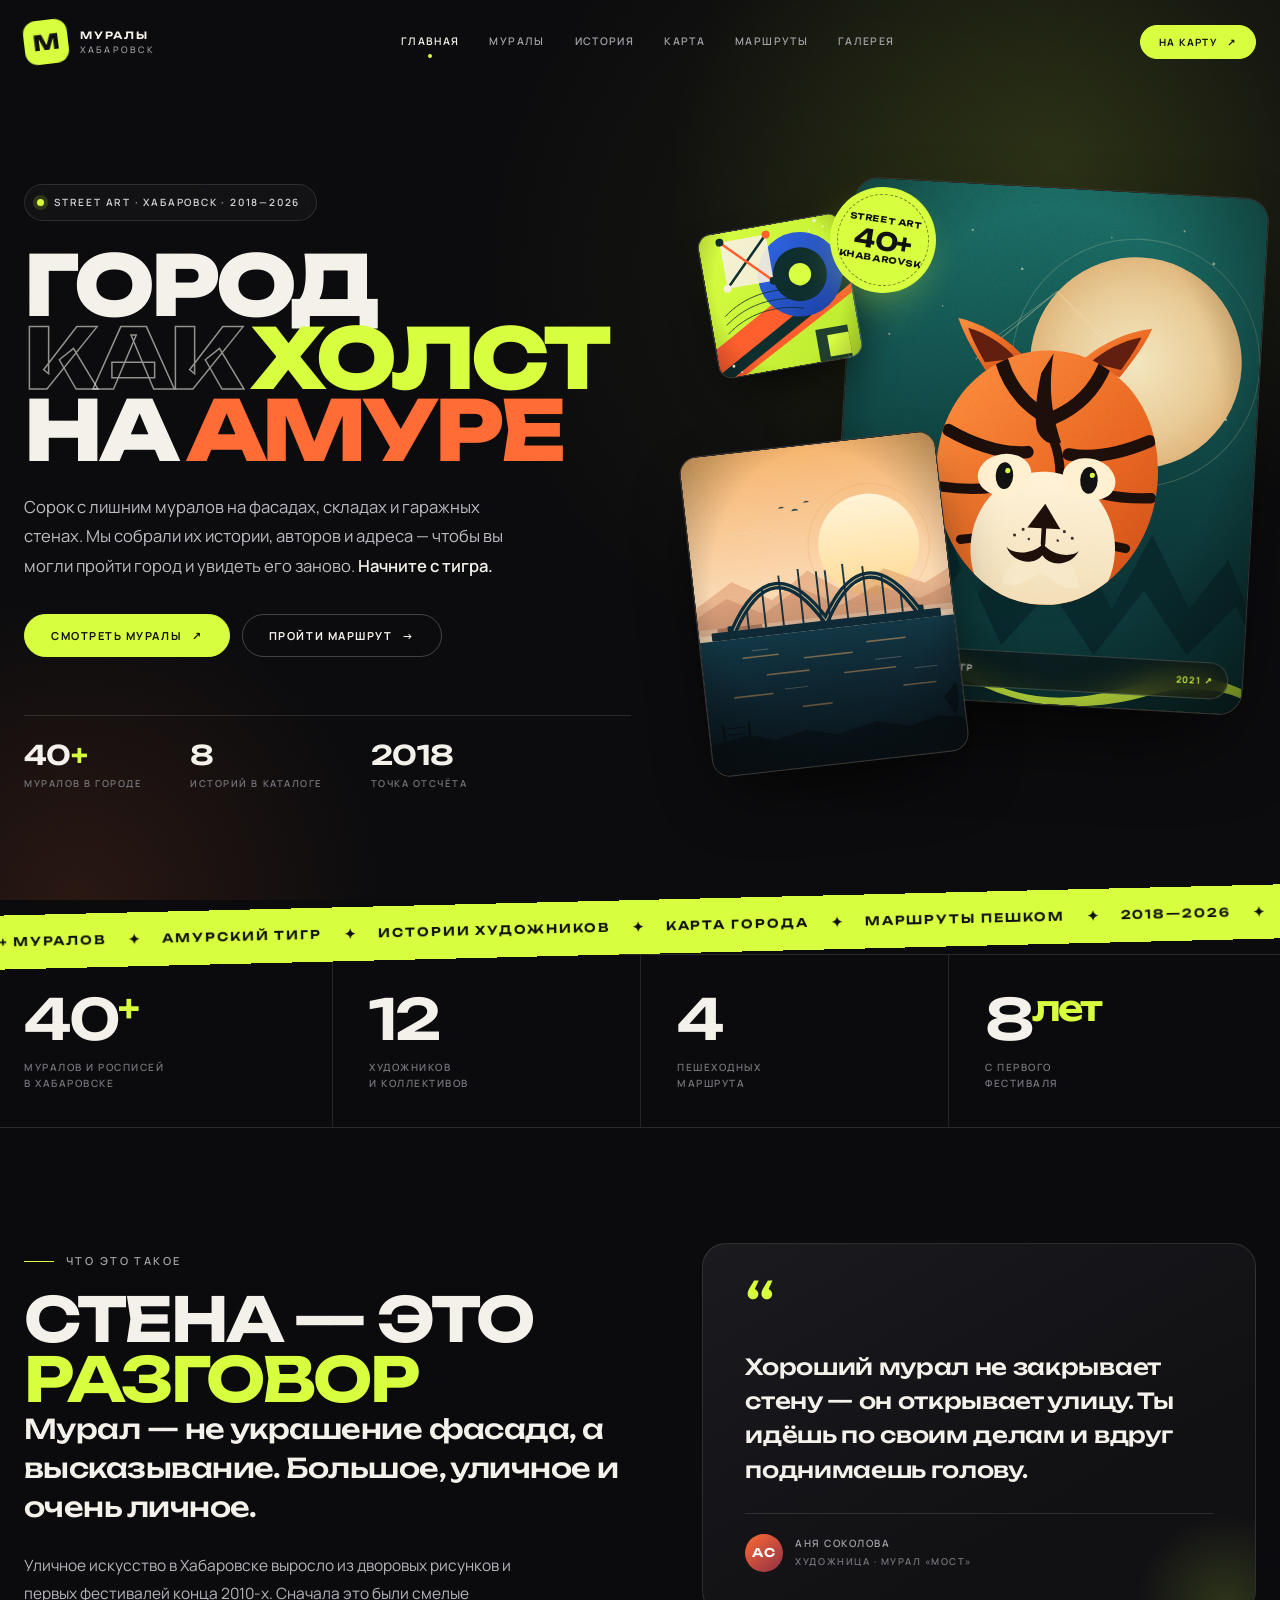
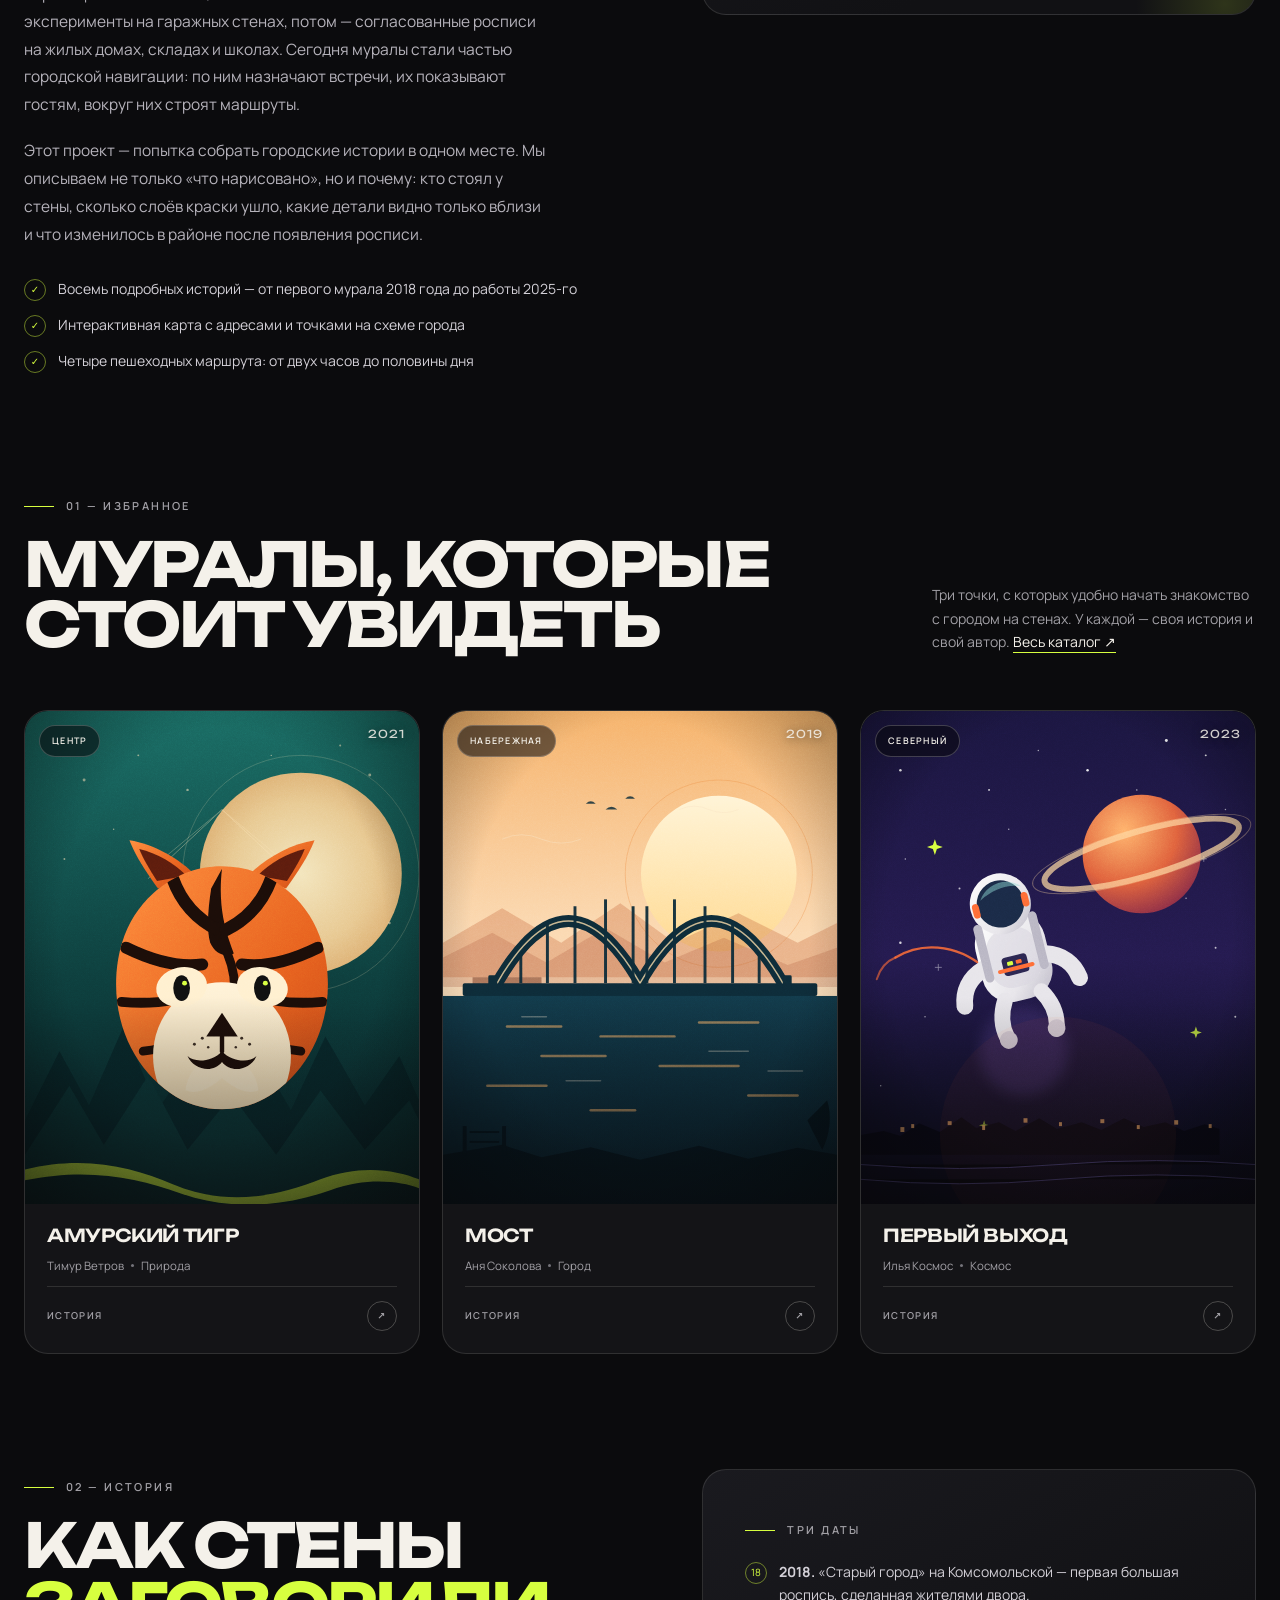
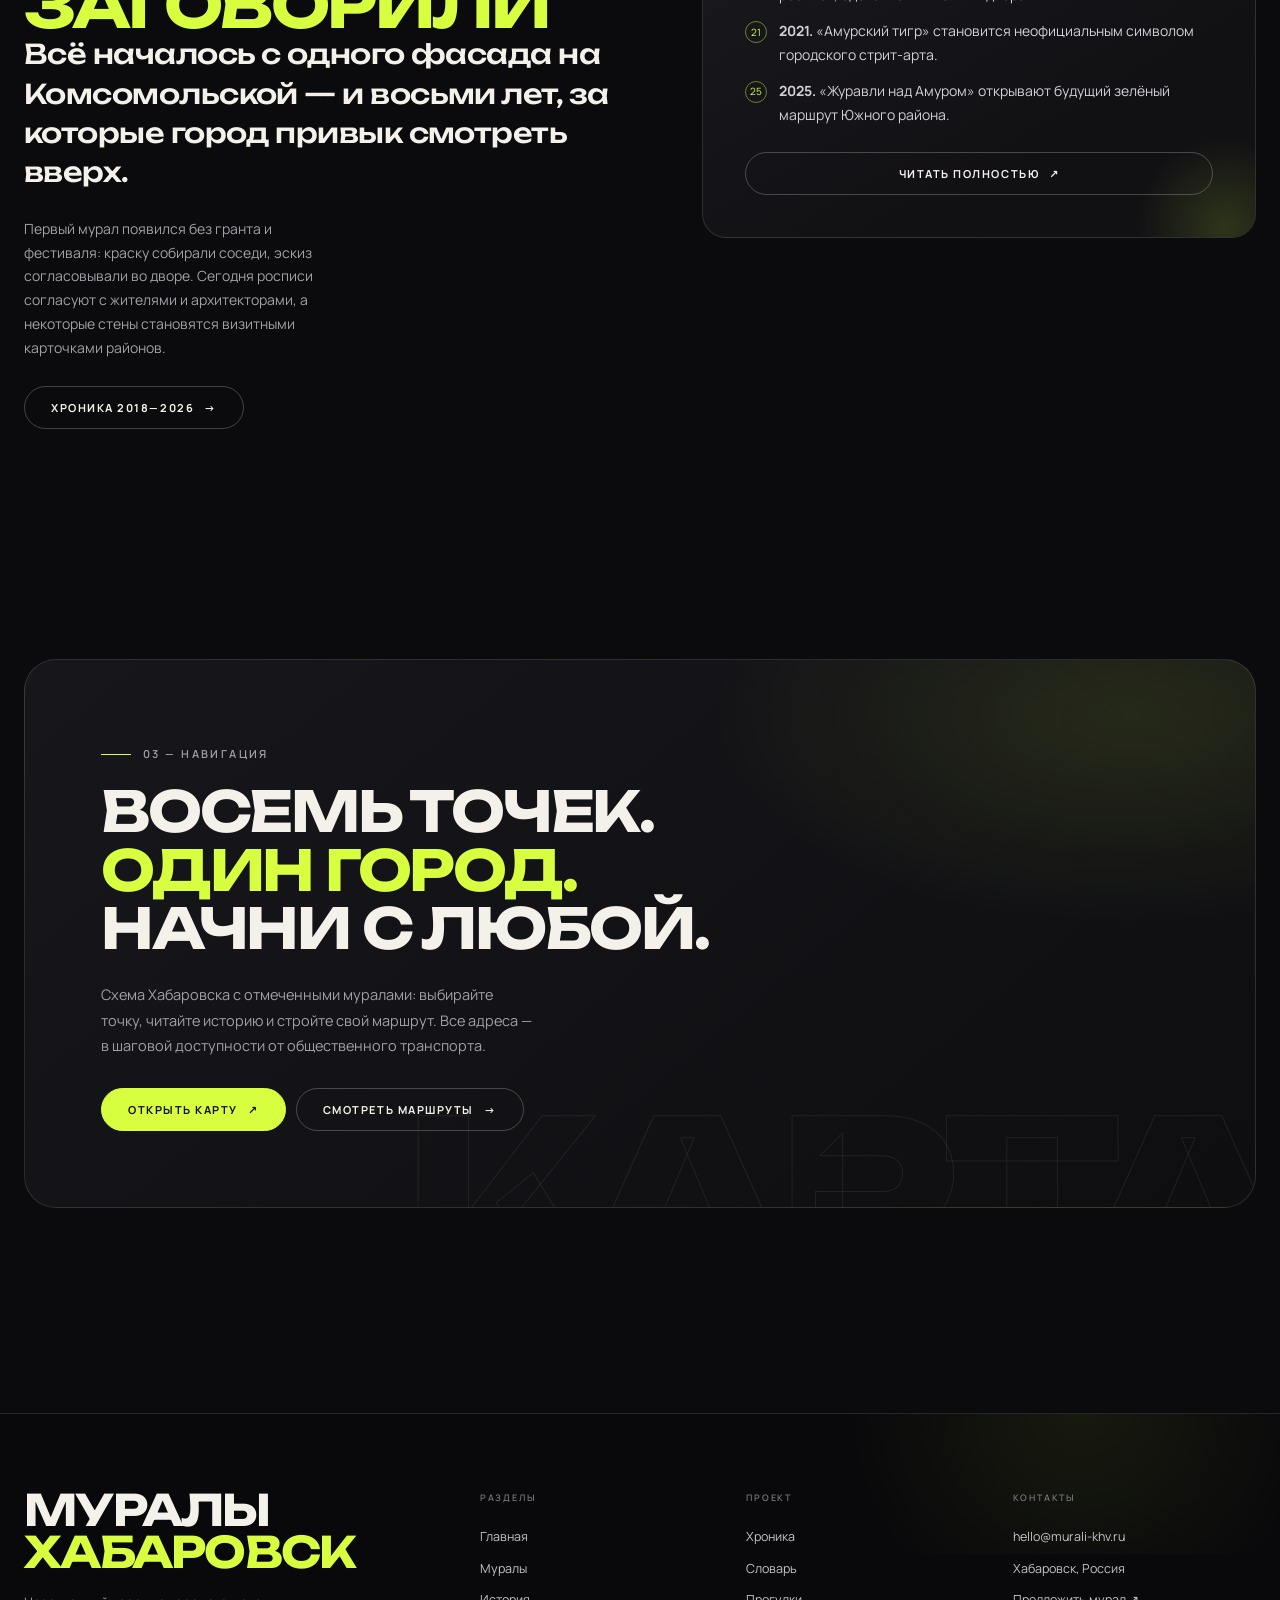
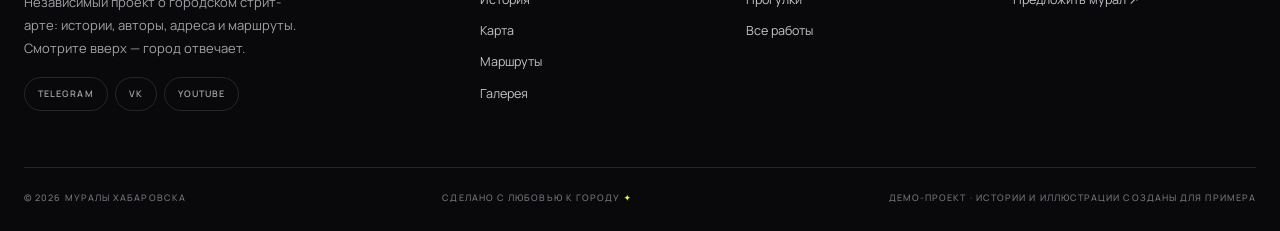
<file: index.html>
<!DOCTYPE html>
<html lang="ru">
<head>
  <meta charset="utf-8">
  <meta name="viewport" content="width=device-width, initial-scale=1">
  <meta name="theme-color" content="#0b0b0d">
  <title>Муралы Хабаровска — город как холст</title>
  <meta name="description" content="Муралы Хабаровска: каталог уличных росписей, истории художников, интерактивная карта, маршруты и галерея. Город на стенах.">
  <meta property="og:title" content="Муралы Хабаровска — город как холст">
  <meta property="og:description" content="Каталог муралов, истории их создания, карта и маршруты по Хабаровску.">
  <meta property="og:type" content="website">
  <link rel="icon" href="favicon.svg" type="image/svg+xml">
  <link rel="preconnect" href="https://fonts.googleapis.com">
  <link rel="preconnect" href="https://fonts.gstatic.com" crossorigin>
  <link href="https://fonts.googleapis.com/css2?family=Manrope:wght@400;500;600;700;800&family=Unbounded:wght@400;500;600;700;800;900&display=swap" rel="stylesheet">
  <link rel="stylesheet" href="css/style.css">
</head>
<body data-page="home">

<a class="skip-link" href="#main">К содержанию</a>

<header class="site-header">
  <div class="wrap header-inner">
    <a class="brand" href="index.html" aria-label="Муралы Хабаровска — на главную">
      <span class="brand-mark" aria-hidden="true">М</span>
      <span class="brand-text">Муралы<em>Хабаровск</em></span>
    </a>
    <nav class="nav" id="nav" aria-label="Основная навигация">
      <a class="nav-link" href="index.html">Главная</a>
      <a class="nav-link" href="murals.html">Муралы</a>
      <a class="nav-link" href="history.html">История</a>
      <a class="nav-link" href="map.html">Карта</a>
      <a class="nav-link" href="routes.html">Маршруты</a>
      <a class="nav-link" href="gallery.html">Галерея</a>
      <div class="nav-extra">
        <span>Хабаровск · <span data-year></span></span>
        <span>Street art project</span>
      </div>
    </nav>
    <div class="header-tools">
      <a class="btn btn-acid btn-small" href="map.html">На карту <span class="arrow">↗</span></a>
      <button class="burger" type="button" aria-label="Открыть меню" aria-expanded="false" aria-controls="nav">
        <span></span><span></span><span></span>
      </button>
    </div>
  </div>
</header>

<main id="main">

  <!-- HERO -->
  <section class="hero">
    <div class="hero-glow" aria-hidden="true"></div>
    <div class="wrap hero-grid">
      <div class="hero-copy">
        <div class="hero-eyebrow"><span class="dot" aria-hidden="true"></span> Street art · Хабаровск · 2018—2026</div>
        <h1 class="hero-title">
          <span class="line">Город</span>
          <span class="line"><span class="outline">как</span> <span class="accent">холст</span></span>
          <span class="line">на <span class="accent-dot">Амуре</span></span>
        </h1>
        <p class="hero-sub">Сорок с лишним муралов на фасадах, складах и гаражных стенах. Мы собрали их истории, авторов и адреса — чтобы вы могли пройти город и увидеть его заново. <strong>Начните с тигра.</strong></p>
        <div class="hero-actions">
          <a class="btn btn-acid" href="murals.html">Смотреть муралы <span class="arrow" aria-hidden="true">↗</span></a>
          <a class="btn btn-ghost" href="routes.html">Пройти маршрут <span class="arrow" aria-hidden="true">→</span></a>
        </div>
        <div class="hero-meta">
          <div>
            <div class="meta-num"><span data-count="40">40</span><span>+</span></div>
            <div class="meta-label">муралов в городе</div>
          </div>
          <div>
            <div class="meta-num"><span data-count="8">8</span></div>
            <div class="meta-label">историй в каталоге</div>
          </div>
          <div>
            <div class="meta-num">2018</div>
            <div class="meta-label">точка отсчёта</div>
          </div>
        </div>
      </div>

      <div class="hero-art" aria-label="Коллаж муралов">
        <div class="stamp" aria-hidden="true">
          <div class="stamp-inner">Street art<b>40+</b>Khabarovsk</div>
        </div>
        <figure class="art-main">
          <img src="img/mural-tiger.svg" alt="Мурал «Амурский тигр» на фасаде дома" width="800" height="1000">
          <figcaption class="art-caption"><span>01 / Амурский тигр</span><span>2021 ↗</span></figcaption>
        </figure>
        <figure class="art-side">
          <img src="img/mural-bridge.svg" alt="Мурал «Мост» с арками амурского моста" width="800" height="1000">
        </figure>
        <div class="art-mini" aria-hidden="true">
          <img src="img/mural-abstract.svg" alt="" width="800" height="1000">
        </div>
      </div>
    </div>
  </section>

  <!-- TICKER -->
  <div class="ticker" aria-hidden="true">
    <div class="ticker-track">
      <div class="ticker-group">
        <span class="ticker-item">40+ муралов</span>
        <span class="ticker-item">Амурский тигр</span>
        <span class="ticker-item">Истории художников</span>
        <span class="ticker-item">Карта города</span>
        <span class="ticker-item">Маршруты пешком</span>
        <span class="ticker-item">2018—2026</span>
      </div>
      <div class="ticker-group" aria-hidden="true">
        <span class="ticker-item">40+ муралов</span>
        <span class="ticker-item">Амурский тигр</span>
        <span class="ticker-item">Истории художников</span>
        <span class="ticker-item">Карта города</span>
        <span class="ticker-item">Маршруты пешком</span>
        <span class="ticker-item">2018—2026</span>
      </div>
    </div>
  </div>

  <!-- СТАТИСТИКА -->
  <div class="stats">
    <div class="wrap stats-grid">
      <div class="stat">
        <div class="stat-num"><span data-count="40">40</span><span>+</span></div>
        <div class="stat-label">муралов и росписей<br>в Хабаровске</div>
      </div>
      <div class="stat">
        <div class="stat-num"><span data-count="12">12</span></div>
        <div class="stat-label">художников<br>и коллективов</div>
      </div>
      <div class="stat">
        <div class="stat-num"><span data-count="4">4</span></div>
        <div class="stat-label">пешеходных<br>маршрута</div>
      </div>
      <div class="stat">
        <div class="stat-num">8<span>лет</span></div>
        <div class="stat-label">с первого<br>фестиваля</div>
      </div>
    </div>
  </div>

  <!-- О ПРОЕКТЕ -->
  <section class="section" id="about">
    <div class="wrap split">
      <div data-reveal>
        <span class="eyebrow">Что это такое</span>
        <h2 class="section-title">Стена — это<br><em>разговор</em></h2>
        <p class="intro-lead">Мурал — не украшение фасада, а высказывание. Большое, уличное и очень личное.</p>
        <div class="intro-text">
          <p>Уличное искусство в Хабаровске выросло из дворовых рисунков и первых фестивалей конца 2010-х. Сначала это были смелые эксперименты на гаражных стенах, потом — согласованные росписи на жилых домах, складах и школах. Сегодня муралы стали частью городской навигации: по ним назначают встречи, их показывают гостям, вокруг них строят маршруты.</p>
          <p>Этот проект — попытка собрать городские истории в одном месте. Мы описываем не только «что нарисовано», но и почему: кто стоял у стены, сколько слоёв краски ушло, какие детали видно только вблизи и что изменилось в районе после появления росписи.</p>
        </div>
        <ul class="mini-list">
          <li class="mini-item"><span class="tick" aria-hidden="true">✓</span><span>Восемь подробных историй — от первого мурала 2018 года до работы 2025-го</span></li>
          <li class="mini-item"><span class="tick" aria-hidden="true">✓</span><span>Интерактивная карта с адресами и точками на схеме города</span></li>
          <li class="mini-item"><span class="tick" aria-hidden="true">✓</span><span>Четыре пешеходных маршрута: от двух часов до половины дня</span></li>
        </ul>
      </div>

      <aside class="quote-card" data-reveal>
        <div class="quote-mark" aria-hidden="true">“</div>
        <p class="quote-text">Хороший мурал не закрывает стену — он открывает улицу. Ты идёшь по своим делам и вдруг поднимаешь голову.</p>
        <div class="quote-author">
          <span class="avatar" aria-hidden="true">АС</span>
          <span>
            <span>Аня Соколова</span>
            <span class="meta-label" style="margin-top:2px">художница · мурал «Мост»</span>
          </span>
        </div>
      </aside>
    </div>
  </section>

  <!-- ИЗБРАННОЕ -->
  <section class="section section-tight">
    <div class="wrap">
      <div class="section-head">
        <div>
          <span class="eyebrow">01 — Избранное</span>
          <h2 class="section-title">Муралы, которые<br>стоит увидеть</h2>
        </div>
        <p class="section-side">Три точки, с которых удобно начать знакомство с городом на стенах. У каждой — своя история и свой автор. <a href="murals.html">Весь каталог ↗</a></p>
      </div>
      <div class="mural-grid" data-featured="tiger,bridge,space"></div>
    </div>
  </section>

  <!-- ИСТОРИЯ -->
  <section class="section section-tight">
    <div class="wrap split">
      <div data-reveal>
        <span class="eyebrow">02 — История</span>
        <h2 class="section-title">Как стены<br><em>заговорили</em></h2>
        <p class="intro-lead">Всё началось с одного фасада на Комсомольской — и восьми лет, за которые город привык смотреть вверх.</p>
        <p class="section-side" style="margin-bottom:26px">Первый мурал появился без гранта и фестиваля: краску собирали соседи, эскиз согласовывали во дворе. Сегодня росписи согласуют с жителями и архитекторами, а некоторые стены становятся визитными карточками районов.</p>
        <a class="btn btn-ghost" href="history.html">Хроника 2018—2026 <span class="arrow" aria-hidden="true">→</span></a>
      </div>

      <aside class="quote-card" data-reveal>
        <div class="eyebrow" style="margin-bottom:20px">Три даты</div>
        <ul class="mini-list" style="margin-top:0">
          <li class="mini-item">
            <span class="tick" aria-hidden="true">18</span>
            <span><strong>2018.</strong> «Старый город» на Комсомольской — первая большая роспись, сделанная жителями двора.</span>
          </li>
          <li class="mini-item">
            <span class="tick" aria-hidden="true">21</span>
            <span><strong>2021.</strong> «Амурский тигр» становится неофициальным символом городского стрит-арта.</span>
          </li>
          <li class="mini-item">
            <span class="tick" aria-hidden="true">25</span>
            <span><strong>2025.</strong> «Журавли над Амуром» открывают будущий зелёный маршрут Южного района.</span>
          </li>
        </ul>
        <a class="btn btn-ghost btn-block" style="margin-top:26px" href="history.html">Читать полностью <span class="arrow" aria-hidden="true">↗</span></a>
      </aside>
    </div>
  </section>

  <!-- CTA КАРТА -->
  <section class="section">
    <div class="wrap">
      <div class="manifest" data-reveal>
        <span class="manifest-bg" aria-hidden="true">КАРТА</span>
        <span class="eyebrow">03 — Навигация</span>
        <h2 class="manifest-title">Восемь точек.<br><em>Один город.</em><br>Начни с любой.</h2>
        <p class="manifest-sub">Схема Хабаровска с отмеченными муралами: выбирайте точку, читайте историю и стройте свой маршрут. Все адреса — в шаговой доступности от общественного транспорта.</p>
        <div style="display:flex;flex-wrap:wrap;gap:10px;position:relative;z-index:1">
          <a class="btn btn-acid" href="map.html">Открыть карту <span class="arrow" aria-hidden="true">↗</span></a>
          <a class="btn btn-ghost" href="routes.html">Смотреть маршруты <span class="arrow" aria-hidden="true">→</span></a>
        </div>
      </div>
    </div>
  </section>

</main>

<footer class="site-footer">
  <div class="wrap">
    <div class="footer-top">
      <div class="footer-brand-wrap">
        <h2 class="footer-brand">Муралы<br><em>Хабаровск</em></h2>
        <p class="footer-tag">Независимый проект о городском стрит-арте: истории, авторы, адреса и маршруты. Смотрите вверх — город отвечает.</p>
        <div class="footer-socials">
          <a class="social-pill" href="#">Telegram</a>
          <a class="social-pill" href="#">VK</a>
          <a class="social-pill" href="#">YouTube</a>
        </div>
      </div>
      <div class="footer-col">
        <h4>Разделы</h4>
        <ul class="footer-links">
          <li><a href="index.html">Главная</a></li>
          <li><a href="murals.html">Муралы</a></li>
          <li><a href="history.html">История</a></li>
          <li><a href="map.html">Карта</a></li>
          <li><a href="routes.html">Маршруты</a></li>
          <li><a href="gallery.html">Галерея</a></li>
        </ul>
      </div>
      <div class="footer-col">
        <h4>Проект</h4>
        <ul class="footer-links">
          <li><a href="history.html">Хроника</a></li>
          <li><a href="history.html#glossary">Словарь</a></li>
          <li><a href="routes.html">Прогулки</a></li>
          <li><a href="gallery.html">Все работы</a></li>
        </ul>
      </div>
      <div class="footer-col">
        <h4>Контакты</h4>
        <ul class="footer-links">
          <li><a href="mailto:hello@murali-khv.ru">hello@murali-khv.ru</a></li>
          <li><a href="#">Хабаровск, Россия</a></li>
          <li><a href="#">Предложить мурал ↗</a></li>
        </ul>
      </div>
    </div>
    <div class="footer-bottom">
      <span>© <span data-year>2026</span> Муралы Хабаровска</span>
      <span>Сделано с любовью к городу <span class="acid">✦</span></span>
      <span>Демо-проект · истории и иллюстрации созданы для примера</span>
    </div>
  </div>
</footer>

<script src="js/data.js"></script>
<script src="js/main.js"></script>
</body>
</html>
</file>
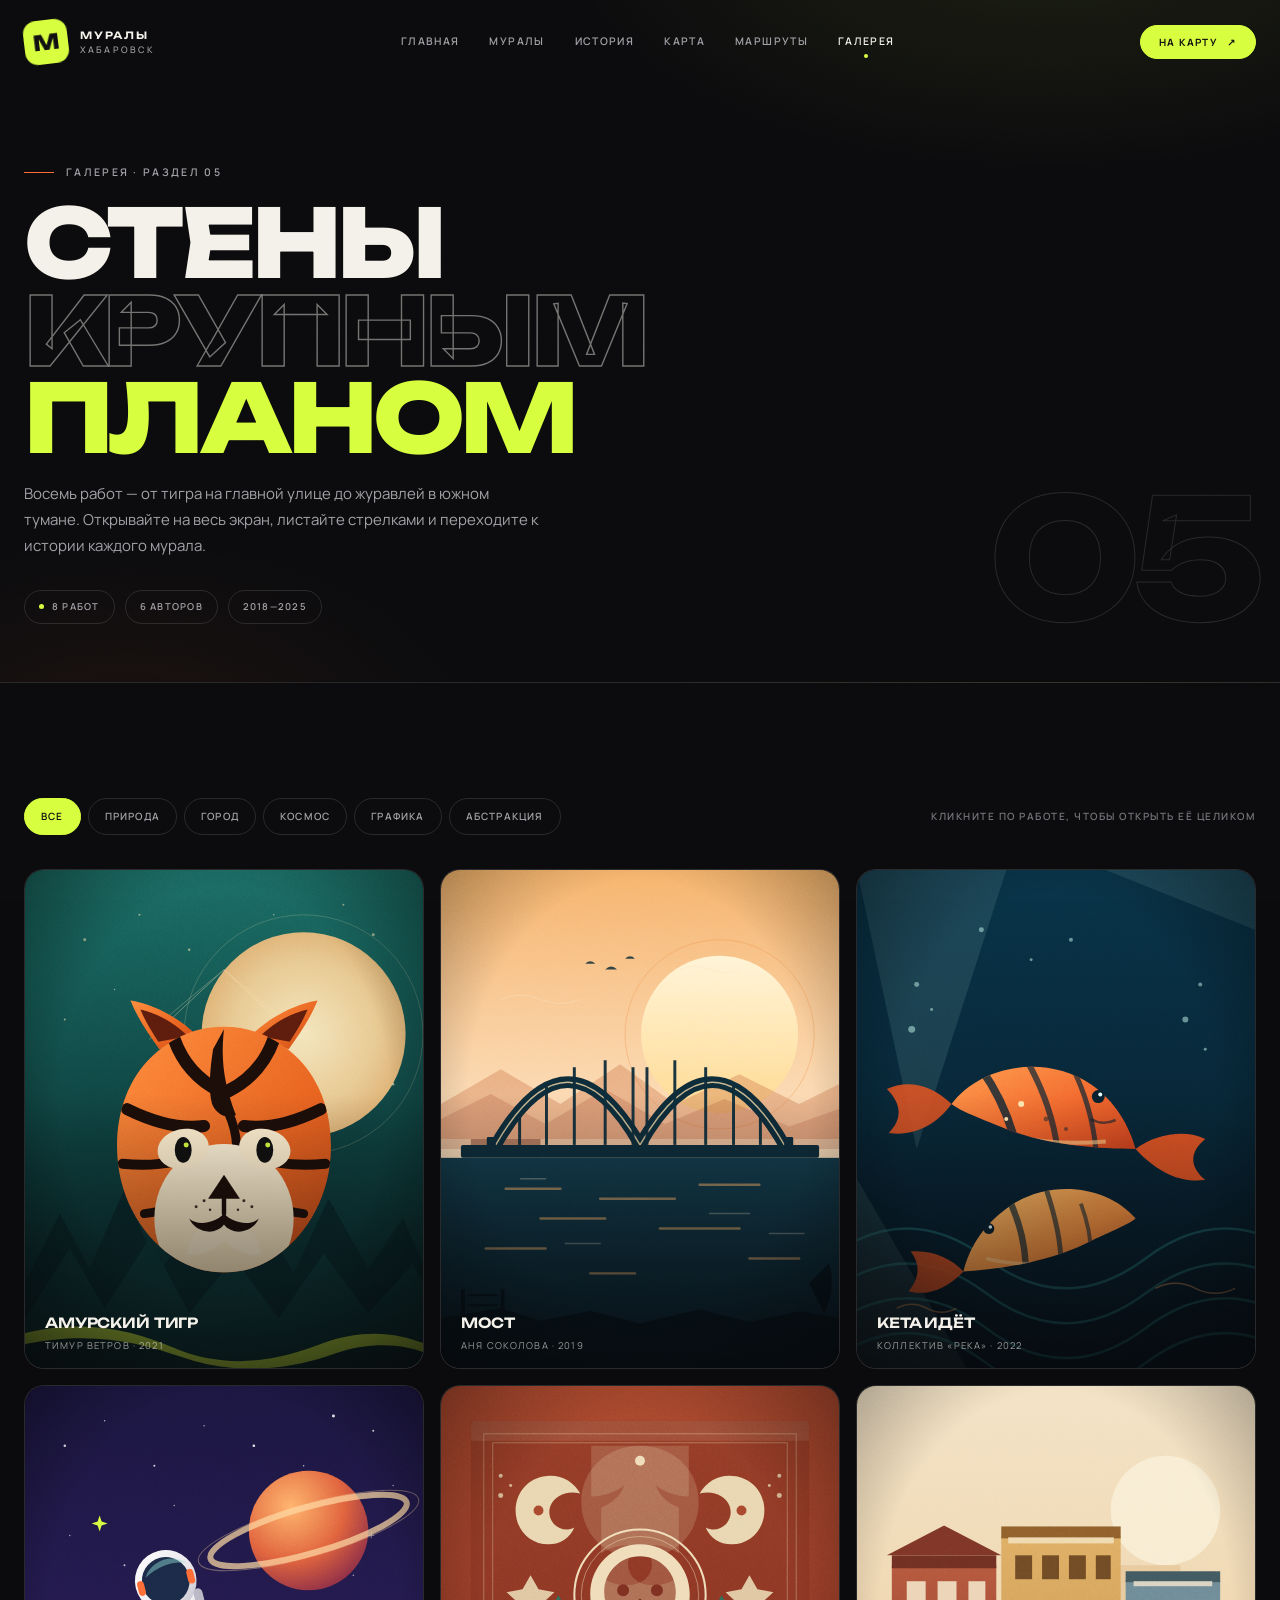
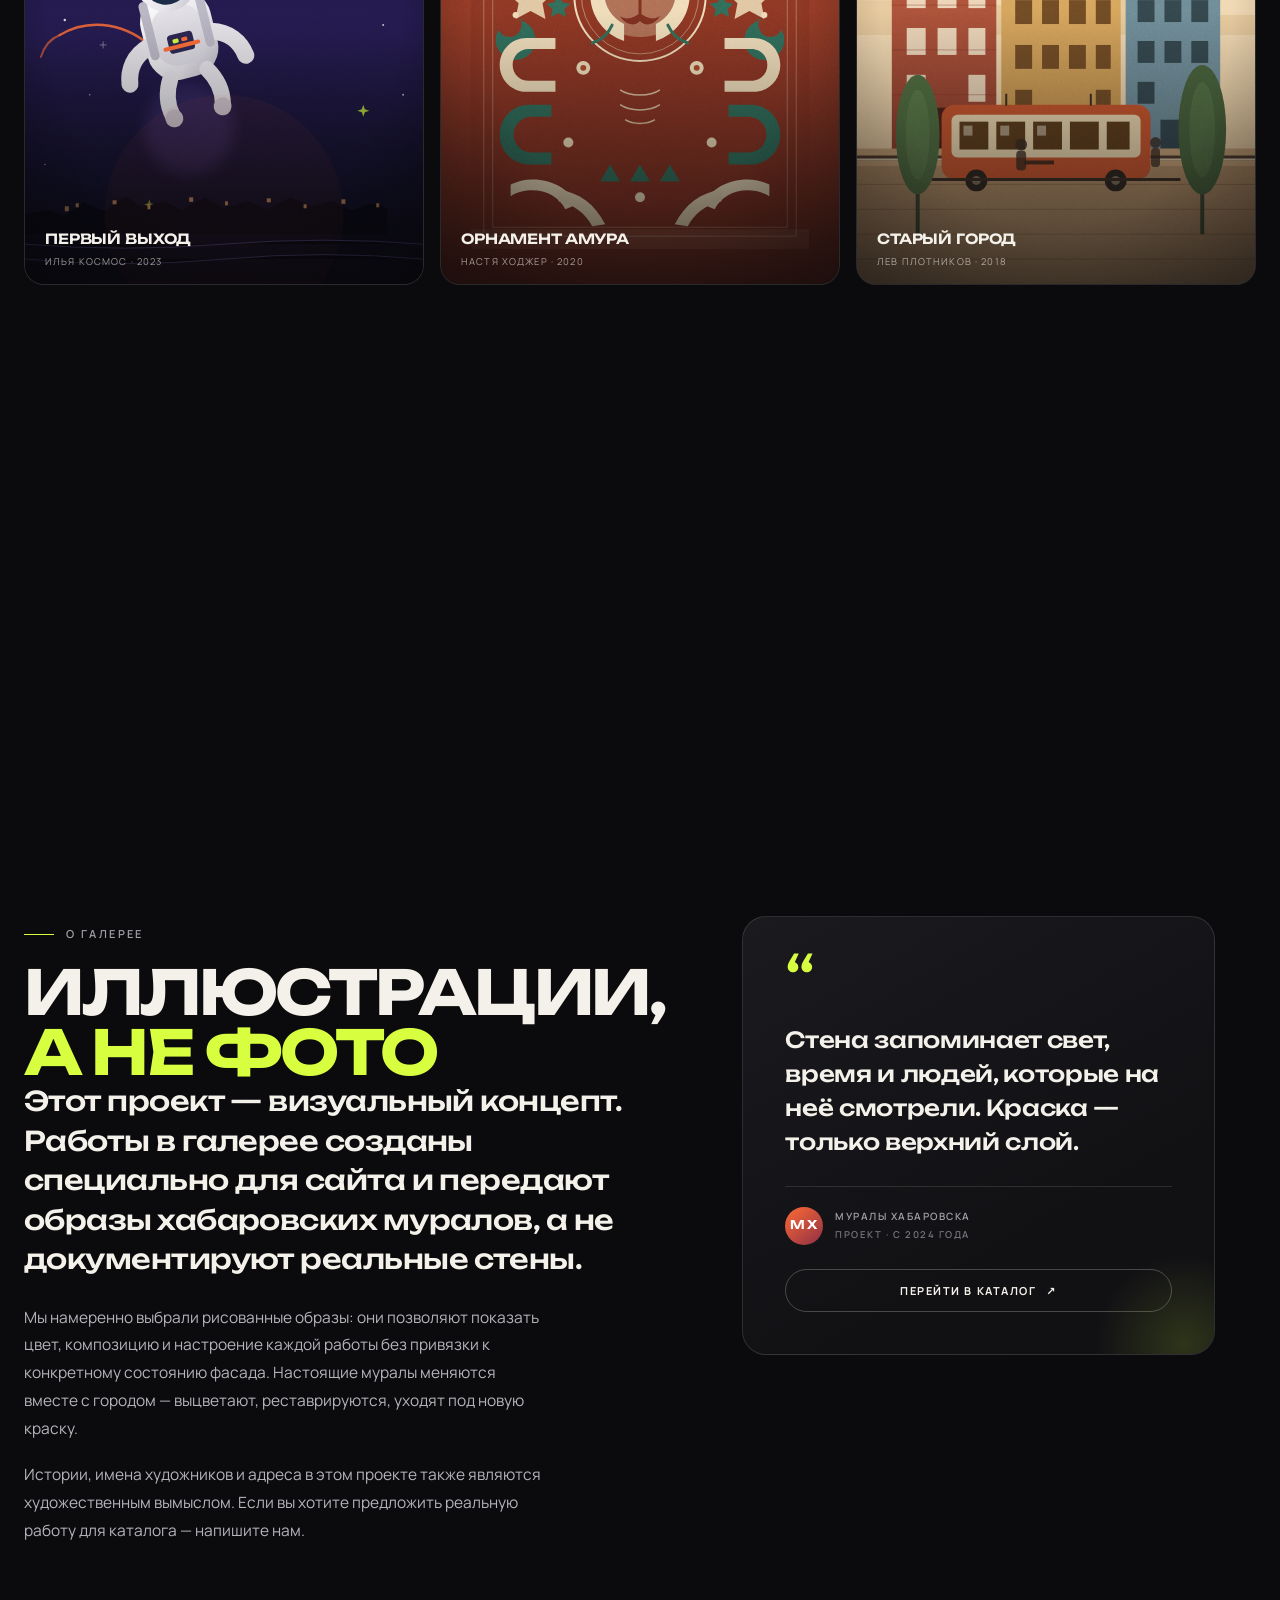
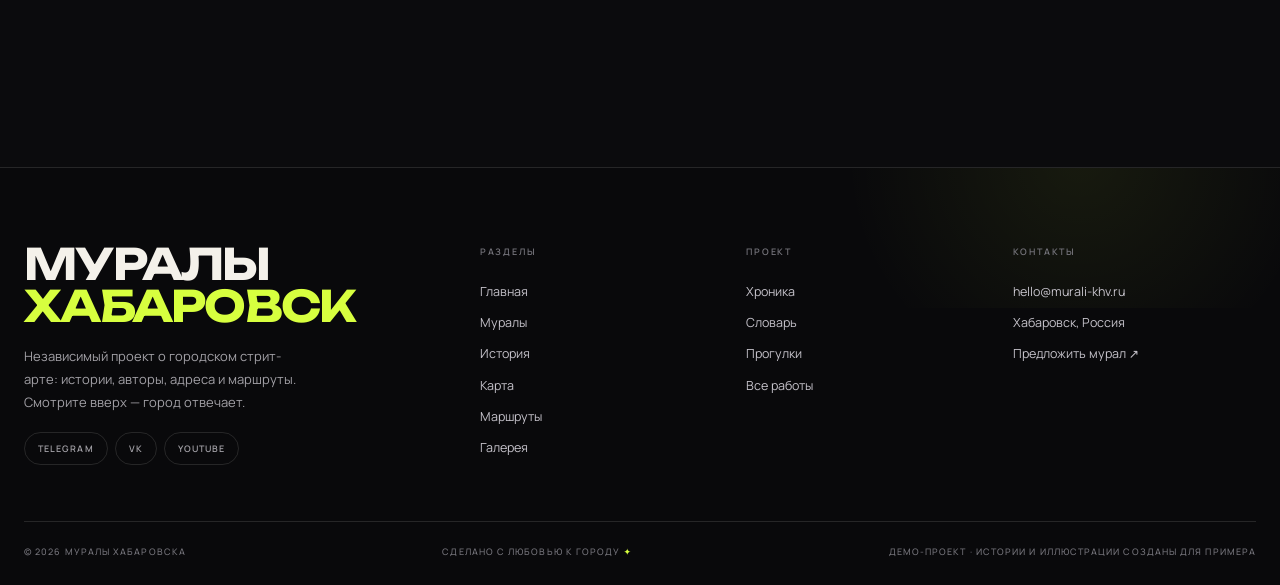
<file: gallery.html>
<!DOCTYPE html>
<html lang="ru">
<head>
  <meta charset="utf-8">
  <meta name="viewport" content="width=device-width, initial-scale=1">
  <meta name="theme-color" content="#0b0b0d">
  <title>Галерея муралов — Муралы Хабаровска</title>
  <meta name="description" content="Галерея муралов Хабаровска: восемь работ, авторы, годы и истории. Открывайте фотографии на весь экран.">
  <link rel="icon" href="favicon.svg" type="image/svg+xml">
  <link rel="preconnect" href="https://fonts.googleapis.com">
  <link rel="preconnect" href="https://fonts.gstatic.com" crossorigin>
  <link href="https://fonts.googleapis.com/css2?family=Manrope:wght@400;500;600;700;800&family=Unbounded:wght@400;500;600;700;800;900&display=swap" rel="stylesheet">
  <link rel="stylesheet" href="css/style.css">
</head>
<body data-page="gallery">

<a class="skip-link" href="#main">К содержанию</a>

<header class="site-header">
  <div class="wrap header-inner">
    <a class="brand" href="index.html" aria-label="Муралы Хабаровска — на главную">
      <span class="brand-mark" aria-hidden="true">М</span>
      <span class="brand-text">Муралы<em>Хабаровск</em></span>
    </a>
    <nav class="nav" id="nav" aria-label="Основная навигация">
      <a class="nav-link" href="index.html">Главная</a>
      <a class="nav-link" href="murals.html">Муралы</a>
      <a class="nav-link" href="history.html">История</a>
      <a class="nav-link" href="map.html">Карта</a>
      <a class="nav-link" href="routes.html">Маршруты</a>
      <a class="nav-link" href="gallery.html">Галерея</a>
      <div class="nav-extra">
        <span>Хабаровск · <span data-year></span></span>
        <span>Street art project</span>
      </div>
    </nav>
    <div class="header-tools">
      <a class="btn btn-acid btn-small" href="map.html">На карту <span class="arrow">↗</span></a>
      <button class="burger" type="button" aria-label="Открыть меню" aria-expanded="false" aria-controls="nav">
        <span></span><span></span><span></span>
      </button>
    </div>
  </div>
</header>

<main id="main">

  <section class="page-hero">
    <div class="wrap page-head">
      <div>
        <span class="page-kicker">Галерея · раздел 05</span>
        <h1 class="page-title">Стены<br><span class="outline">крупным</span><br><span class="accent">планом</span></h1>
        <p class="page-desc">Восемь работ — от тигра на главной улице до журавлей в южном тумане. Открывайте на весь экран, листайте стрелками и переходите к истории каждого мурала.</p>
        <div class="page-meta">
          <span class="pill"><i aria-hidden="true"></i>8 работ</span>
          <span class="pill">6 авторов</span>
          <span class="pill">2018—2025</span>
        </div>
      </div>
      <div class="page-num" aria-hidden="true">05</div>
    </div>
  </section>

  <section class="section">
    <div class="wrap">
      <div class="catalog-bar">
        <div class="filters" data-gallery-filters aria-label="Фильтр галереи по категориям"></div>
        <p class="results-count" style="margin:0">Кликните по работе, чтобы открыть её целиком</p>
      </div>

      <div class="gallery-grid" data-gallery></div>

      <noscript>
        <p class="empty-state">Для просмотра галереи включите JavaScript. Все работы также представлены в каталоге муралов.</p>
      </noscript>
    </div>
  </section>

  <section class="section section-tight" aria-labelledby="gallery-note-title">
    <div class="wrap split">
      <div>
        <span class="eyebrow">О галерее</span>
        <h2 class="section-title" id="gallery-note-title">Иллюстрации,<br><em>а не фото</em></h2>
        <p class="intro-lead">Этот проект — визуальный концепт. Работы в галерее созданы специально для сайта и передают образы хабаровских муралов, а не документируют реальные стены.</p>
        <div class="intro-text">
          <p>Мы намеренно выбрали рисованные образы: они позволяют показать цвет, композицию и настроение каждой работы без привязки к конкретному состоянию фасада. Настоящие муралы меняются вместе с городом — выцветают, реставрируются, уходят под новую краску.</p>
          <p>Истории, имена художников и адреса в этом проекте также являются художественным вымыслом. Если вы хотите предложить реальную работу для каталога — напишите нам.</p>
        </div>
      </div>
      <aside class="quote-card">
        <div class="quote-mark" aria-hidden="true">“</div>
        <p class="quote-text">Стена запоминает свет, время и людей, которые на неё смотрели. Краска — только верхний слой.</p>
        <div class="quote-author">
          <span class="avatar" aria-hidden="true">МХ</span>
          <span>
            <span>Муралы Хабаровска</span>
            <span class="meta-label" style="margin-top:2px">проект · с 2024 года</span>
          </span>
        </div>
        <a class="btn btn-ghost btn-block" style="margin-top:24px" href="murals.html">Перейти в каталог <span class="arrow" aria-hidden="true">↗</span></a>
      </aside>
    </div>
  </section>

</main>

<footer class="site-footer">
  <div class="wrap">
    <div class="footer-top">
      <div class="footer-brand-wrap">
        <h2 class="footer-brand">Муралы<br><em>Хабаровск</em></h2>
        <p class="footer-tag">Независимый проект о городском стрит-арте: истории, авторы, адреса и маршруты. Смотрите вверх — город отвечает.</p>
        <div class="footer-socials">
          <a class="social-pill" href="#">Telegram</a>
          <a class="social-pill" href="#">VK</a>
          <a class="social-pill" href="#">YouTube</a>
        </div>
      </div>
      <div class="footer-col">
        <h4>Разделы</h4>
        <ul class="footer-links">
          <li><a href="index.html">Главная</a></li>
          <li><a href="murals.html">Муралы</a></li>
          <li><a href="history.html">История</a></li>
          <li><a href="map.html">Карта</a></li>
          <li><a href="routes.html">Маршруты</a></li>
          <li><a href="gallery.html">Галерея</a></li>
        </ul>
      </div>
      <div class="footer-col">
        <h4>Проект</h4>
        <ul class="footer-links">
          <li><a href="history.html">Хроника</a></li>
          <li><a href="history.html#glossary">Словарь</a></li>
          <li><a href="routes.html">Прогулки</a></li>
          <li><a href="gallery.html">Все работы</a></li>
        </ul>
      </div>
      <div class="footer-col">
        <h4>Контакты</h4>
        <ul class="footer-links">
          <li><a href="mailto:hello@murali-khv.ru">hello@murali-khv.ru</a></li>
          <li><a href="#">Хабаровск, Россия</a></li>
          <li><a href="#">Предложить мурал ↗</a></li>
        </ul>
      </div>
    </div>
    <div class="footer-bottom">
      <span>© <span data-year>2026</span> Муралы Хабаровска</span>
      <span>Сделано с любовью к городу <span class="acid">✦</span></span>
      <span>Демо-проект · истории и иллюстрации созданы для примера</span>
    </div>
  </div>
</footer>

<!-- Лайтбокс -->
<div class="lightbox" id="lightbox" role="dialog" aria-modal="true" aria-label="Просмотр мурала" hidden>
  <button class="lb-close" type="button" aria-label="Закрыть просмотр">✕</button>
  <button class="lb-btn lb-prev" type="button" aria-label="Предыдущая работа">←</button>
  <div class="lb-stage">
    <img class="lb-img" id="lb-img" src="img/mural-tiger.svg" alt="Мурал" width="800" height="1000">
  </div>
  <button class="lb-btn lb-next" type="button" aria-label="Следующая работа">→</button>
  <div class="lb-caption">
    <b id="lb-title">Амурский тигр</b>
    <span id="lb-sub">Тимур Ветров · 2021 · Центр</span>
    <span class="lb-counter" id="lb-counter">1 / 8</span>
  </div>
</div>

<script src="js/data.js"></script>
<script src="js/main.js"></script>
</body>
</html>
</file>
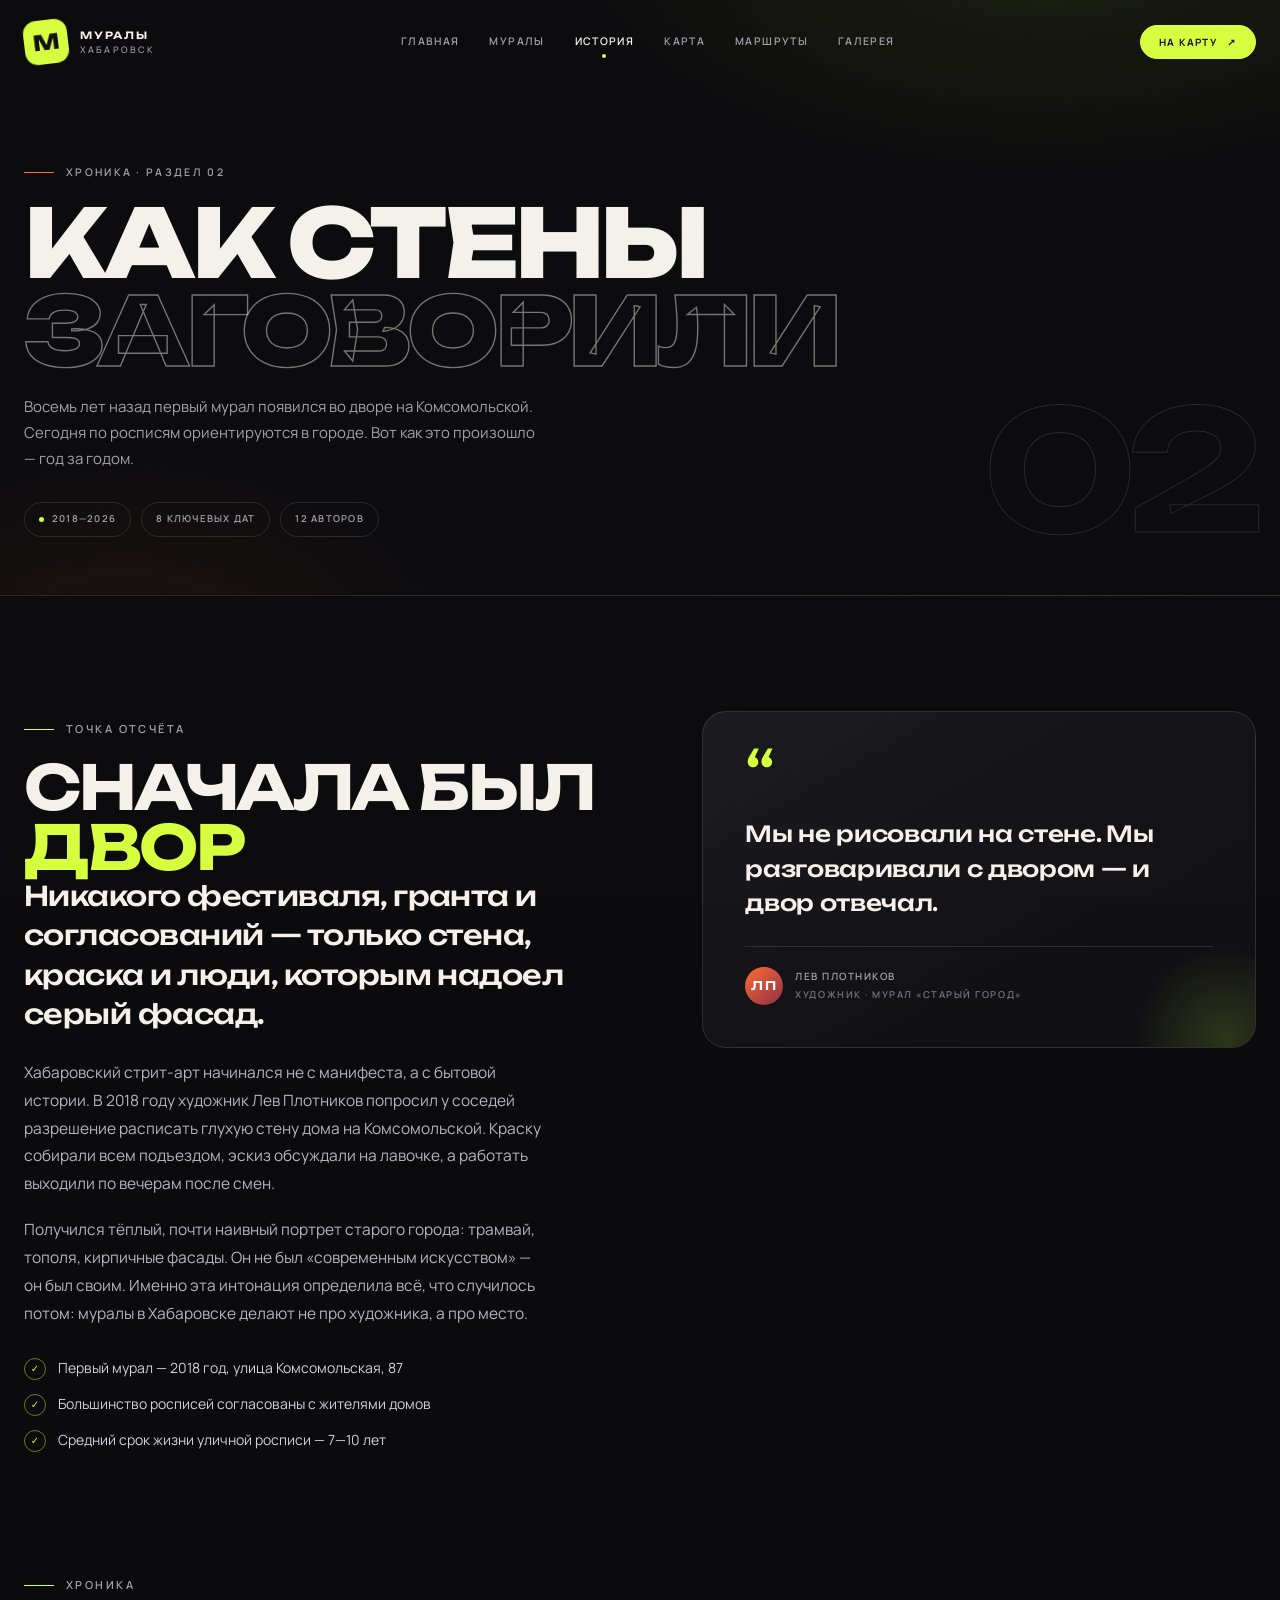
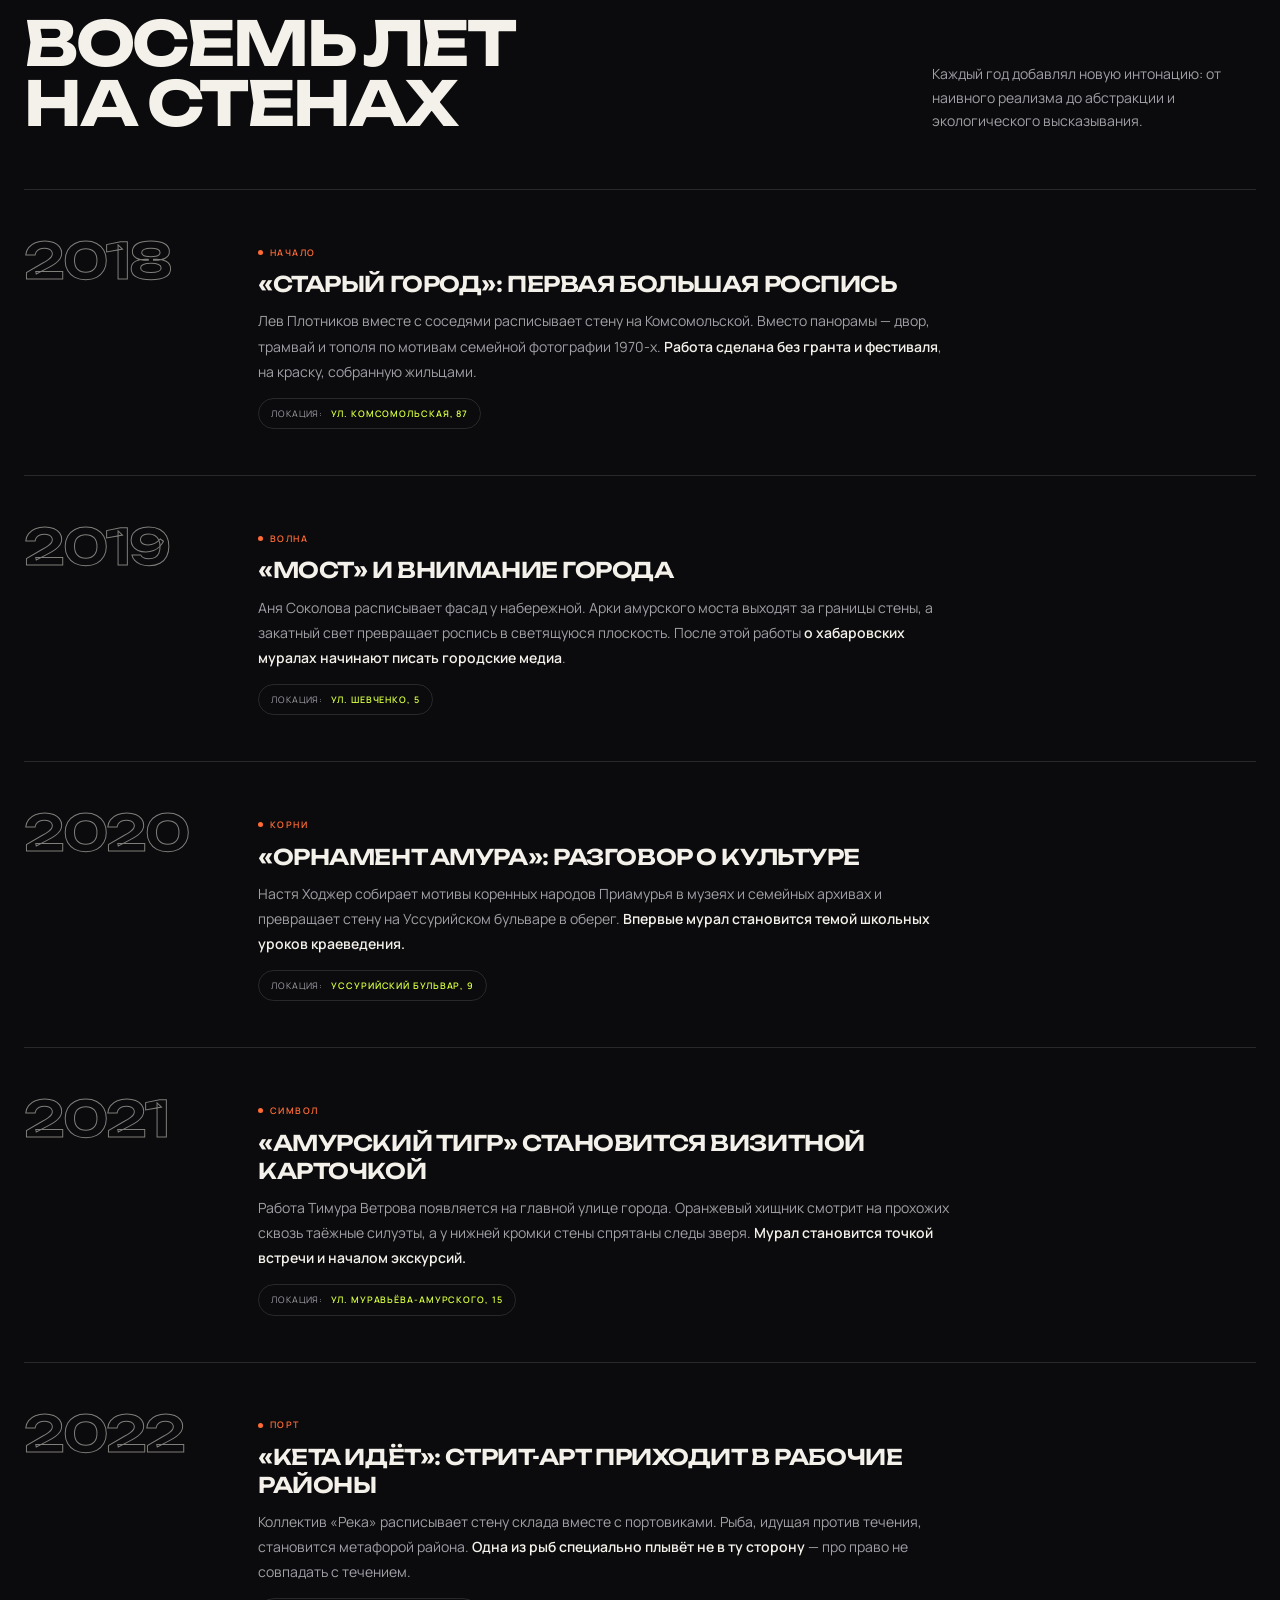
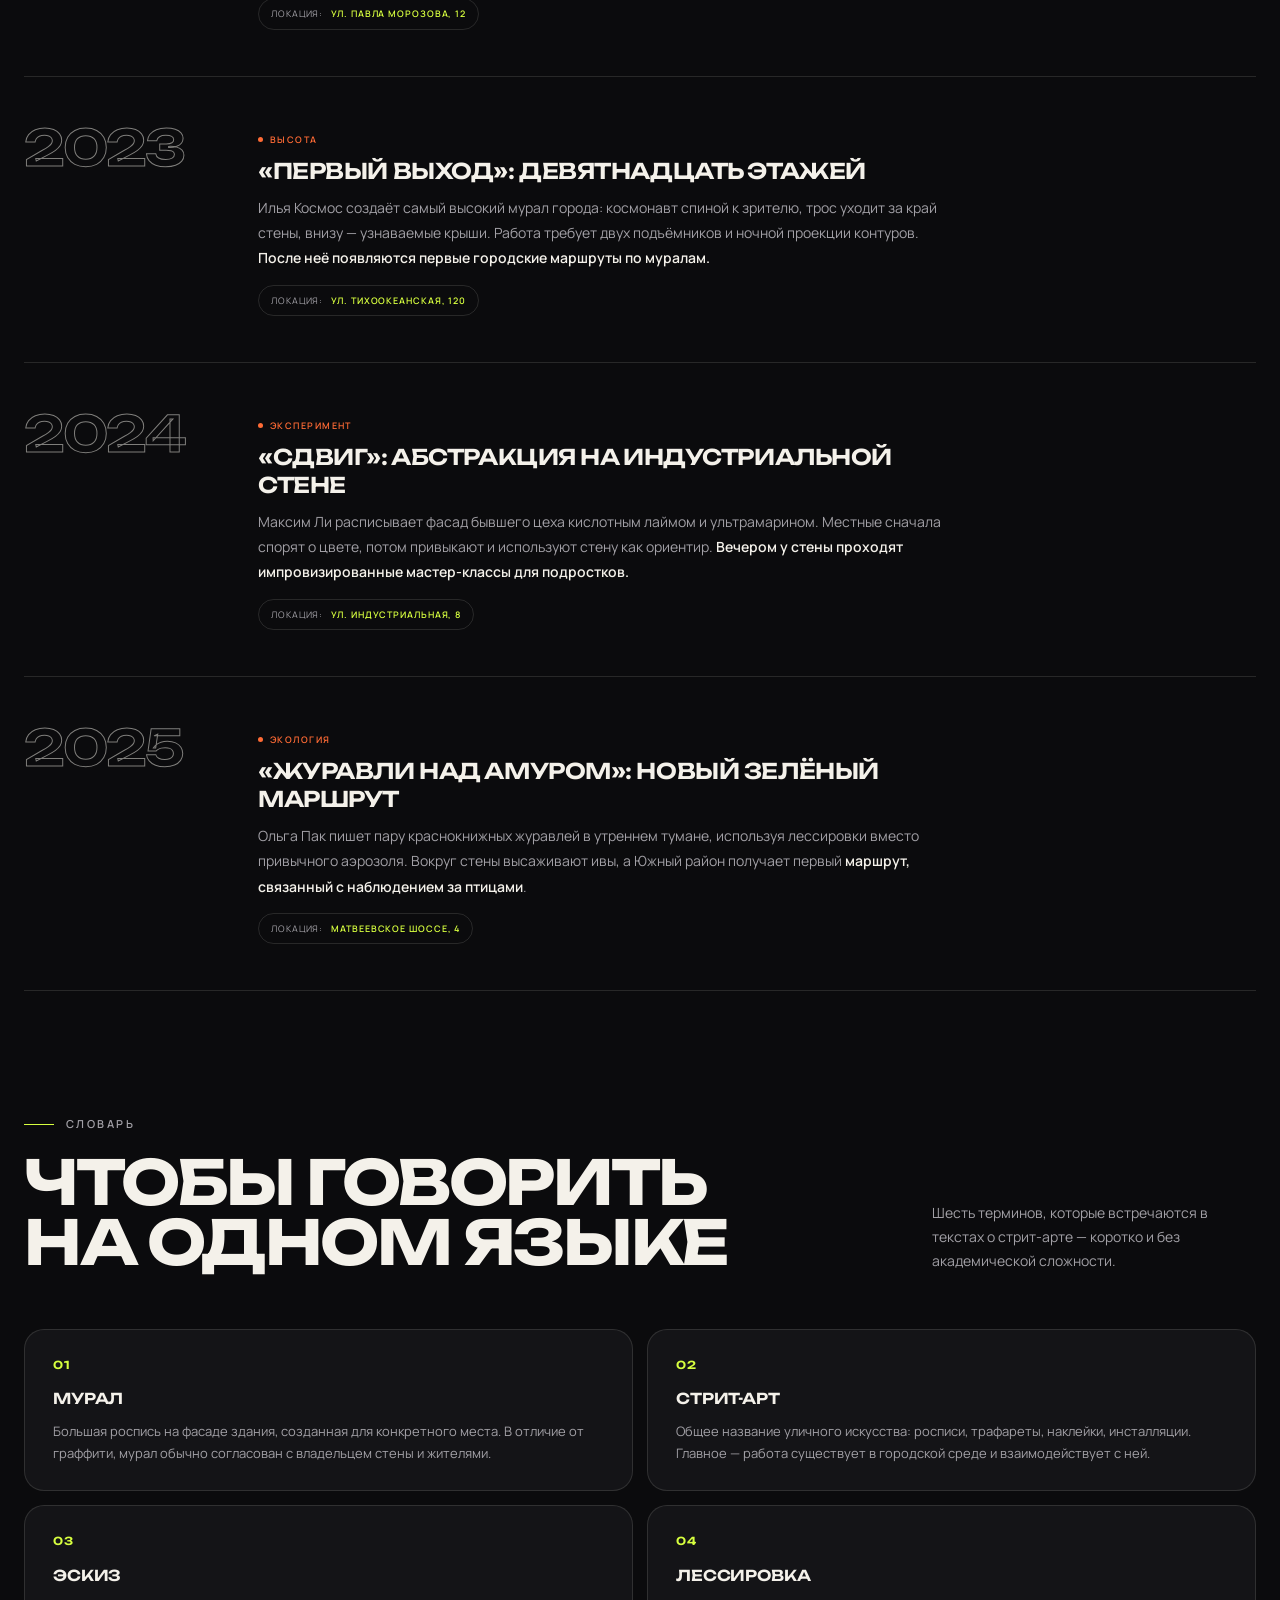
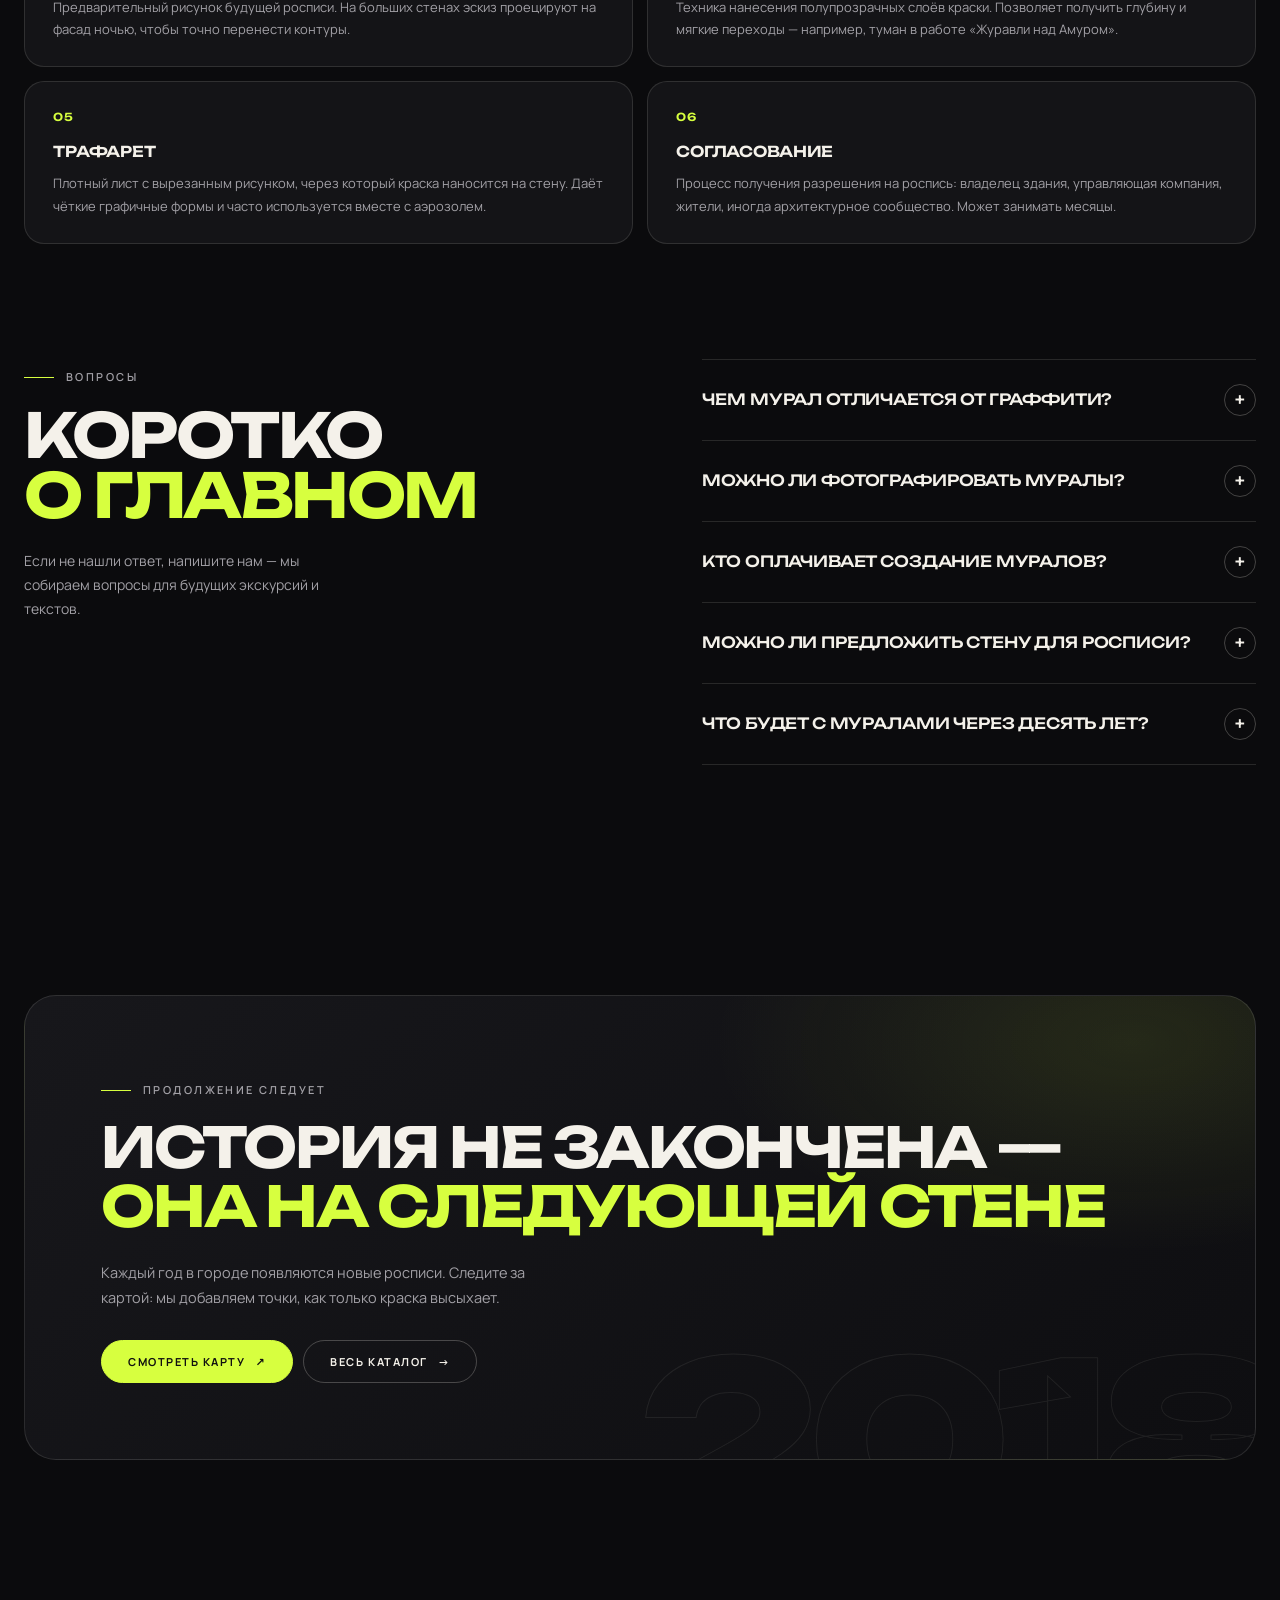
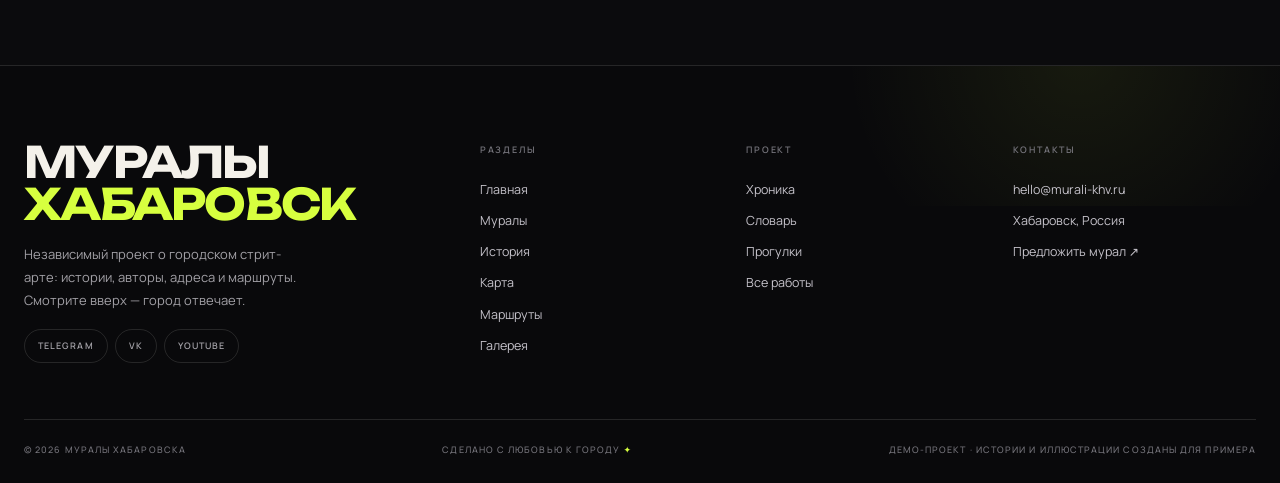
<file: history.html>
<!DOCTYPE html>
<html lang="ru">
<head>
  <meta charset="utf-8">
  <meta name="viewport" content="width=device-width, initial-scale=1">
  <meta name="theme-color" content="#0b0b0d">
  <title>История муралов — Муралы Хабаровска</title>
  <meta name="description" content="Хроника уличного искусства Хабаровска 2018—2026: как появились первые муралы, кто их создавал и что изменилось в городе.">
  <link rel="icon" href="favicon.svg" type="image/svg+xml">
  <link rel="preconnect" href="https://fonts.googleapis.com">
  <link rel="preconnect" href="https://fonts.gstatic.com" crossorigin>
  <link href="https://fonts.googleapis.com/css2?family=Manrope:wght@400;500;600;700;800&family=Unbounded:wght@400;500;600;700;800;900&display=swap" rel="stylesheet">
  <link rel="stylesheet" href="css/style.css">
</head>
<body data-page="history">

<a class="skip-link" href="#main">К содержанию</a>

<header class="site-header">
  <div class="wrap header-inner">
    <a class="brand" href="index.html" aria-label="Муралы Хабаровска — на главную">
      <span class="brand-mark" aria-hidden="true">М</span>
      <span class="brand-text">Муралы<em>Хабаровск</em></span>
    </a>
    <nav class="nav" id="nav" aria-label="Основная навигация">
      <a class="nav-link" href="index.html">Главная</a>
      <a class="nav-link" href="murals.html">Муралы</a>
      <a class="nav-link" href="history.html">История</a>
      <a class="nav-link" href="map.html">Карта</a>
      <a class="nav-link" href="routes.html">Маршруты</a>
      <a class="nav-link" href="gallery.html">Галерея</a>
      <div class="nav-extra">
        <span>Хабаровск · <span data-year></span></span>
        <span>Street art project</span>
      </div>
    </nav>
    <div class="header-tools">
      <a class="btn btn-acid btn-small" href="map.html">На карту <span class="arrow">↗</span></a>
      <button class="burger" type="button" aria-label="Открыть меню" aria-expanded="false" aria-controls="nav">
        <span></span><span></span><span></span>
      </button>
    </div>
  </div>
</header>

<main id="main">

  <section class="page-hero">
    <div class="wrap page-head">
      <div>
        <span class="page-kicker">Хроника · раздел 02</span>
        <h1 class="page-title">Как стены<br><span class="outline">заговорили</span></h1>
        <p class="page-desc">Восемь лет назад первый мурал появился во дворе на Комсомольской. Сегодня по росписям ориентируются в городе. Вот как это произошло — год за годом.</p>
        <div class="page-meta">
          <span class="pill"><i aria-hidden="true"></i>2018—2026</span>
          <span class="pill">8 ключевых дат</span>
          <span class="pill">12 авторов</span>
        </div>
      </div>
      <div class="page-num" aria-hidden="true">02</div>
    </div>
  </section>

  <section class="section">
    <div class="wrap split">
      <div data-reveal>
        <span class="eyebrow">Точка отсчёта</span>
        <h2 class="section-title">Сначала был<br><em>двор</em></h2>
        <p class="intro-lead">Никакого фестиваля, гранта и согласований — только стена, краска и люди, которым надоел серый фасад.</p>
        <div class="intro-text">
          <p>Хабаровский стрит-арт начинался не с манифеста, а с бытовой истории. В 2018 году художник Лев Плотников попросил у соседей разрешение расписать глухую стену дома на Комсомольской. Краску собирали всем подъездом, эскиз обсуждали на лавочке, а работать выходили по вечерам после смен.</p>
          <p>Получился тёплый, почти наивный портрет старого города: трамвай, тополя, кирпичные фасады. Он не был «современным искусством» — он был своим. Именно эта интонация определила всё, что случилось потом: муралы в Хабаровске делают не про художника, а про место.</p>
        </div>
        <ul class="mini-list">
          <li class="mini-item"><span class="tick" aria-hidden="true">✓</span><span>Первый мурал — 2018 год, улица Комсомольская, 87</span></li>
          <li class="mini-item"><span class="tick" aria-hidden="true">✓</span><span>Большинство росписей согласованы с жителями домов</span></li>
          <li class="mini-item"><span class="tick" aria-hidden="true">✓</span><span>Средний срок жизни уличной росписи — 7—10 лет</span></li>
        </ul>
      </div>

      <aside class="quote-card" data-reveal>
        <div class="quote-mark" aria-hidden="true">“</div>
        <p class="quote-text">Мы не рисовали на стене. Мы разговаривали с двором — и двор отвечал.</p>
        <div class="quote-author">
          <span class="avatar" aria-hidden="true">ЛП</span>
          <span>
            <span>Лев Плотников</span>
            <span class="meta-label" style="margin-top:2px">художник · мурал «Старый город»</span>
          </span>
        </div>
      </aside>
    </div>
  </section>

  <section class="section section-tight" aria-labelledby="timeline-title">
    <div class="wrap">
      <div class="section-head">
        <div>
          <span class="eyebrow">Хроника</span>
          <h2 class="section-title" id="timeline-title">Восемь лет<br>на стенах</h2>
        </div>
        <p class="section-side">Каждый год добавлял новую интонацию: от наивного реализма до абстракции и экологического высказывания.</p>
      </div>

      <div class="timeline">
        <article class="tl-item" data-reveal>
          <div class="tl-year">2018</div>
          <div class="tl-content">
            <span class="tl-tag">Начало</span>
            <h3 class="tl-title">«Старый город»: первая большая роспись</h3>
            <p class="tl-text">Лев Плотников вместе с соседями расписывает стену на Комсомольской. Вместо панорамы — двор, трамвай и тополя по мотивам семейной фотографии 1970-х. <strong>Работа сделана без гранта и фестиваля</strong>, на краску, собранную жильцами.</p>
            <span class="tl-note">Локация: <b>ул. Комсомольская, 87</b></span>
          </div>
        </article>

        <article class="tl-item" data-reveal>
          <div class="tl-year">2019</div>
          <div class="tl-content">
            <span class="tl-tag">Волна</span>
            <h3 class="tl-title">«Мост» и внимание города</h3>
            <p class="tl-text">Аня Соколова расписывает фасад у набережной. Арки амурского моста выходят за границы стены, а закатный свет превращает роспись в светящуюся плоскость. После этой работы <strong>о хабаровских муралах начинают писать городские медиа</strong>.</p>
            <span class="tl-note">Локация: <b>ул. Шевченко, 5</b></span>
          </div>
        </article>

        <article class="tl-item" data-reveal>
          <div class="tl-year">2020</div>
          <div class="tl-content">
            <span class="tl-tag">Корни</span>
            <h3 class="tl-title">«Орнамент Амура»: разговор о культуре</h3>
            <p class="tl-text">Настя Ходжер собирает мотивы коренных народов Приамурья в музеях и семейных архивах и превращает стену на Уссурийском бульваре в оберег. <strong>Впервые мурал становится темой школьных уроков краеведения.</strong></p>
            <span class="tl-note">Локация: <b>Уссурийский бульвар, 9</b></span>
          </div>
        </article>

        <article class="tl-item" data-reveal>
          <div class="tl-year">2021</div>
          <div class="tl-content">
            <span class="tl-tag">Символ</span>
            <h3 class="tl-title">«Амурский тигр» становится визитной карточкой</h3>
            <p class="tl-text">Работа Тимура Ветрова появляется на главной улице города. Оранжевый хищник смотрит на прохожих сквозь таёжные силуэты, а у нижней кромки стены спрятаны следы зверя. <strong>Мурал становится точкой встречи и началом экскурсий.</strong></p>
            <span class="tl-note">Локация: <b>ул. Муравьёва-Амурского, 15</b></span>
          </div>
        </article>

        <article class="tl-item" data-reveal>
          <div class="tl-year">2022</div>
          <div class="tl-content">
            <span class="tl-tag">Порт</span>
            <h3 class="tl-title">«Кета идёт»: стрит-арт приходит в рабочие районы</h3>
            <p class="tl-text">Коллектив «Река» расписывает стену склада вместе с портовиками. Рыба, идущая против течения, становится метафорой района. <strong>Одна из рыб специально плывёт не в ту сторону</strong> — про право не совпадать с течением.</p>
            <span class="tl-note">Локация: <b>ул. Павла Морозова, 12</b></span>
          </div>
        </article>

        <article class="tl-item" data-reveal>
          <div class="tl-year">2023</div>
          <div class="tl-content">
            <span class="tl-tag">Высота</span>
            <h3 class="tl-title">«Первый выход»: девятнадцать этажей</h3>
            <p class="tl-text">Илья Космос создаёт самый высокий мурал города: космонавт спиной к зрителю, трос уходит за край стены, внизу — узнаваемые крыши. Работа требует двух подъёмников и ночной проекции контуров. <strong>После неё появляются первые городские маршруты по муралам.</strong></p>
            <span class="tl-note">Локация: <b>ул. Тихоокеанская, 120</b></span>
          </div>
        </article>

        <article class="tl-item" data-reveal>
          <div class="tl-year">2024</div>
          <div class="tl-content">
            <span class="tl-tag">Эксперимент</span>
            <h3 class="tl-title">«Сдвиг»: абстракция на индустриальной стене</h3>
            <p class="tl-text">Максим Ли расписывает фасад бывшего цеха кислотным лаймом и ультрамарином. Местные сначала спорят о цвете, потом привыкают и используют стену как ориентир. <strong>Вечером у стены проходят импровизированные мастер-классы для подростков.</strong></p>
            <span class="tl-note">Локация: <b>ул. Индустриальная, 8</b></span>
          </div>
        </article>

        <article class="tl-item" data-reveal>
          <div class="tl-year">2025</div>
          <div class="tl-content">
            <span class="tl-tag">Экология</span>
            <h3 class="tl-title">«Журавли над Амуром»: новый зелёный маршрут</h3>
            <p class="tl-text">Ольга Пак пишет пару краснокнижных журавлей в утреннем тумане, используя лессировки вместо привычного аэрозоля. Вокруг стены высаживают ивы, а Южный район получает первый <strong>маршрут, связанный с наблюдением за птицами</strong>.</p>
            <span class="tl-note">Локация: <b>Матвеевское шоссе, 4</b></span>
          </div>
        </article>
      </div>
    </div>
  </section>

  <section class="section section-tight" id="glossary" aria-labelledby="glossary-title">
    <div class="wrap">
      <div class="section-head">
        <div>
          <span class="eyebrow">Словарь</span>
          <h2 class="section-title" id="glossary-title">Чтобы говорить<br>на одном языке</h2>
        </div>
        <p class="section-side">Шесть терминов, которые встречаются в текстах о стрит-арте — коротко и без академической сложности.</p>
      </div>

      <div class="glossary">
        <article class="gloss" data-reveal>
          <div class="gloss-num">01</div>
          <h3>Мурал</h3>
          <p>Большая роспись на фасаде здания, созданная для конкретного места. В отличие от граффити, мурал обычно согласован с владельцем стены и жителями.</p>
        </article>
        <article class="gloss" data-reveal>
          <div class="gloss-num">02</div>
          <h3>Стрит-арт</h3>
          <p>Общее название уличного искусства: росписи, трафареты, наклейки, инсталляции. Главное — работа существует в городской среде и взаимодействует с ней.</p>
        </article>
        <article class="gloss" data-reveal>
          <div class="gloss-num">03</div>
          <h3>Эскиз</h3>
          <p>Предварительный рисунок будущей росписи. На больших стенах эскиз проецируют на фасад ночью, чтобы точно перенести контуры.</p>
        </article>
        <article class="gloss" data-reveal>
          <div class="gloss-num">04</div>
          <h3>Лессировка</h3>
          <p>Техника нанесения полупрозрачных слоёв краски. Позволяет получить глубину и мягкие переходы — например, туман в работе «Журавли над Амуром».</p>
        </article>
        <article class="gloss" data-reveal>
          <div class="gloss-num">05</div>
          <h3>Трафарет</h3>
          <p>Плотный лист с вырезанным рисунком, через который краска наносится на стену. Даёт чёткие графичные формы и часто используется вместе с аэрозолем.</p>
        </article>
        <article class="gloss" data-reveal>
          <div class="gloss-num">06</div>
          <h3>Согласование</h3>
          <p>Процесс получения разрешения на роспись: владелец здания, управляющая компания, жители, иногда архитектурное сообщество. Может занимать месяцы.</p>
        </article>
      </div>
    </div>
  </section>

  <section class="section section-tight" aria-labelledby="faq-title">
    <div class="wrap split" style="align-items:start">
      <div>
        <span class="eyebrow">Вопросы</span>
        <h2 class="section-title" id="faq-title">Коротко<br><em>о главном</em></h2>
        <p class="section-side" style="margin-top:24px">Если не нашли ответ, напишите нам — мы собираем вопросы для будущих экскурсий и текстов.</p>
      </div>

      <div class="faq">
        <div class="faq-item">
          <button class="faq-q" type="button" aria-expanded="false">
            Чем мурал отличается от граффити?
            <span class="faq-icon" aria-hidden="true">+</span>
          </button>
          <div class="faq-a"><p>Граффити — это прежде всего надписи и быстрые рисунки, часто нелегальные. Мурал — большая согласованная роспись, которая учитывает архитектуру, контекст и мнение жителей. Граница условная, но в Хабаровске принято разделять эти понятия.</p></div>
        </div>
        <div class="faq-item">
          <button class="faq-q" type="button" aria-expanded="false">
            Можно ли фотографировать муралы?
            <span class="faq-icon" aria-hidden="true">+</span>
          </button>
          <div class="faq-a"><p>Да, и мы советуем. Лучший свет — утром и перед закатом, лучший ракурс — с противоположной стороны улицы. Не заходите на газоны и не трогайте стену: краска боится жирных следов и царапин.</p></div>
        </div>
        <div class="faq-item">
          <button class="faq-q" type="button" aria-expanded="false">
            Кто оплачивает создание муралов?
            <span class="faq-icon" aria-hidden="true">+</span>
          </button>
          <div class="faq-a"><p>По-разному. Первые работы делали на деньги жителей и на краску от строительных магазинов. Позже появились городские программы, гранты и поддержка бизнеса. Художники часто работают за символический гонорар или без него.</p></div>
        </div>
        <div class="faq-item">
          <button class="faq-q" type="button" aria-expanded="false">
            Можно ли предложить стену для росписи?
            <span class="faq-icon" aria-hidden="true">+</span>
          </button>
          <div class="faq-a"><p>Да. Для этого нужны согласие собственника, понимание, кто будет финансировать работу, и эскиз. Мы помогаем собрать заявку и найти художника — напишите на hello@murali-khv.ru.</p></div>
        </div>
        <div class="faq-item">
          <button class="faq-q" type="button" aria-expanded="false">
            Что будет с муралами через десять лет?
            <span class="faq-icon" aria-hidden="true">+</span>
          </button>
          <div class="faq-a"><p>Часть выцветет, часть закрасят при ремонте. Это нормальная судьба уличного искусства: оно живёт в городе, а не в музее. Некоторые работы реставрируют, но чаще муралы просто становятся историей места — и поводом сделать новую.</p></div>
        </div>
      </div>
    </div>
  </section>

  <section class="section">
    <div class="wrap">
      <div class="manifest" data-reveal>
        <span class="manifest-bg" aria-hidden="true">2018</span>
        <span class="eyebrow">Продолжение следует</span>
        <h2 class="manifest-title">История не закончена —<br><em>она на следующей стене</em></h2>
        <p class="manifest-sub">Каждый год в городе появляются новые росписи. Следите за картой: мы добавляем точки, как только краска высыхает.</p>
        <div style="display:flex;flex-wrap:wrap;gap:10px;position:relative;z-index:1">
          <a class="btn btn-acid" href="map.html">Смотреть карту <span class="arrow" aria-hidden="true">↗</span></a>
          <a class="btn btn-ghost" href="murals.html">Весь каталог <span class="arrow" aria-hidden="true">→</span></a>
        </div>
      </div>
    </div>
  </section>

</main>

<footer class="site-footer">
  <div class="wrap">
    <div class="footer-top">
      <div class="footer-brand-wrap">
        <h2 class="footer-brand">Муралы<br><em>Хабаровск</em></h2>
        <p class="footer-tag">Независимый проект о городском стрит-арте: истории, авторы, адреса и маршруты. Смотрите вверх — город отвечает.</p>
        <div class="footer-socials">
          <a class="social-pill" href="#">Telegram</a>
          <a class="social-pill" href="#">VK</a>
          <a class="social-pill" href="#">YouTube</a>
        </div>
      </div>
      <div class="footer-col">
        <h4>Разделы</h4>
        <ul class="footer-links">
          <li><a href="index.html">Главная</a></li>
          <li><a href="murals.html">Муралы</a></li>
          <li><a href="history.html">История</a></li>
          <li><a href="map.html">Карта</a></li>
          <li><a href="routes.html">Маршруты</a></li>
          <li><a href="gallery.html">Галерея</a></li>
        </ul>
      </div>
      <div class="footer-col">
        <h4>Проект</h4>
        <ul class="footer-links">
          <li><a href="history.html">Хроника</a></li>
          <li><a href="history.html#glossary">Словарь</a></li>
          <li><a href="routes.html">Прогулки</a></li>
          <li><a href="gallery.html">Все работы</a></li>
        </ul>
      </div>
      <div class="footer-col">
        <h4>Контакты</h4>
        <ul class="footer-links">
          <li><a href="mailto:hello@murali-khv.ru">hello@murali-khv.ru</a></li>
          <li><a href="#">Хабаровск, Россия</a></li>
          <li><a href="#">Предложить мурал ↗</a></li>
        </ul>
      </div>
    </div>
    <div class="footer-bottom">
      <span>© <span data-year>2026</span> Муралы Хабаровска</span>
      <span>Сделано с любовью к городу <span class="acid">✦</span></span>
      <span>Демо-проект · истории и иллюстрации созданы для примера</span>
    </div>
  </div>
</footer>

<script src="js/data.js"></script>
<script src="js/main.js"></script>
</body>
</html>
</file>
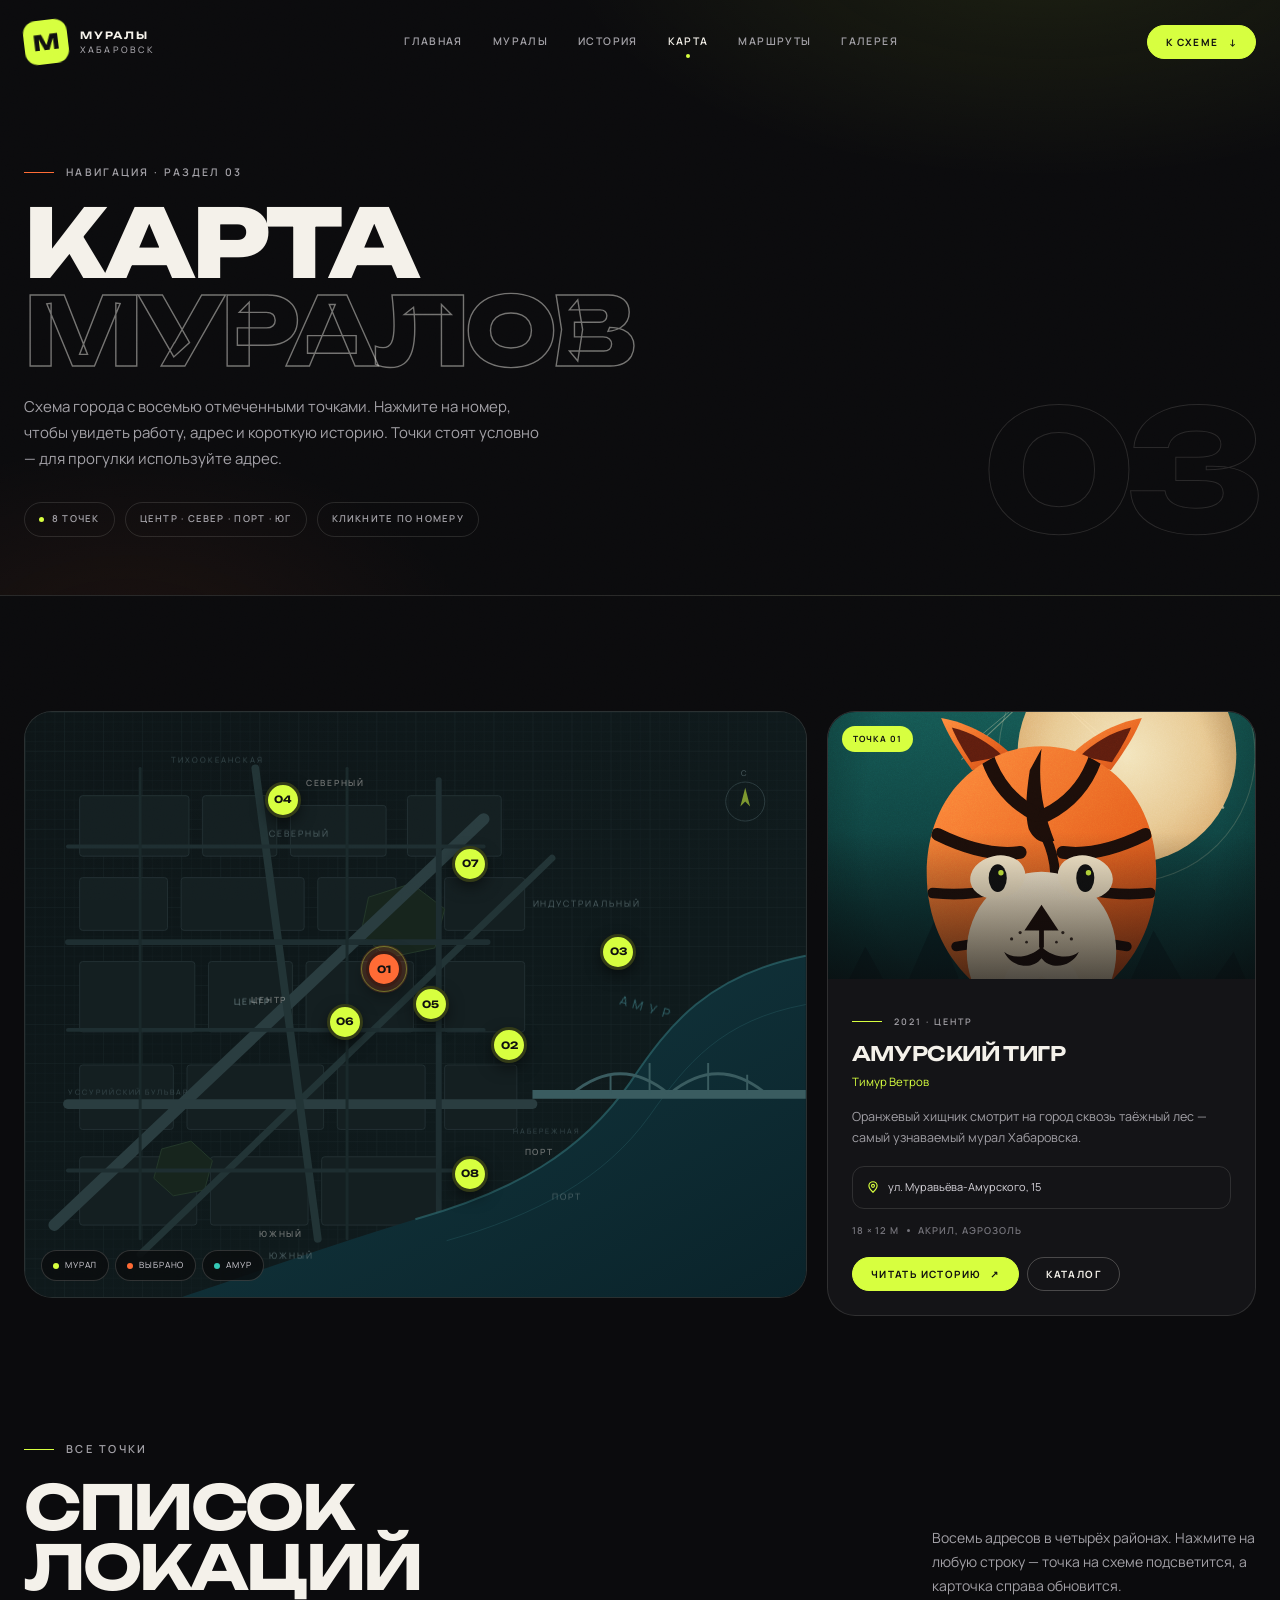
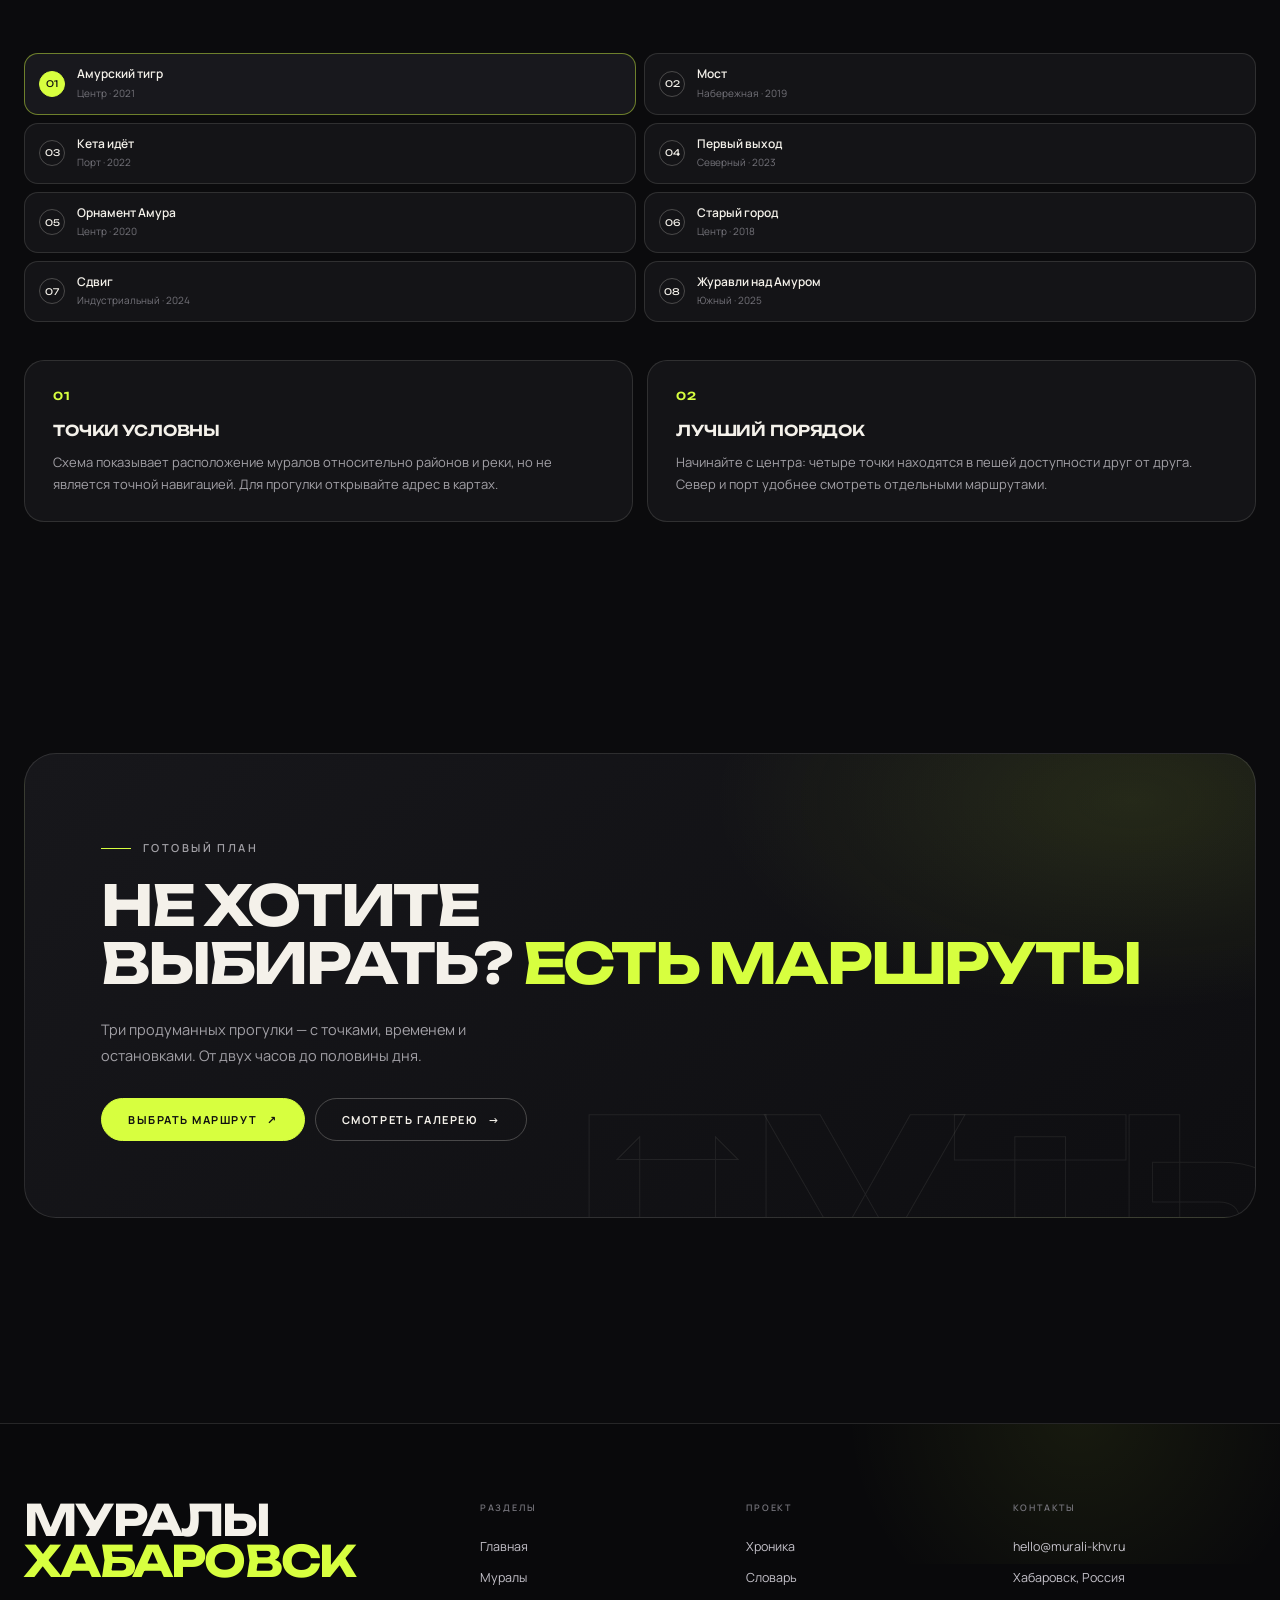
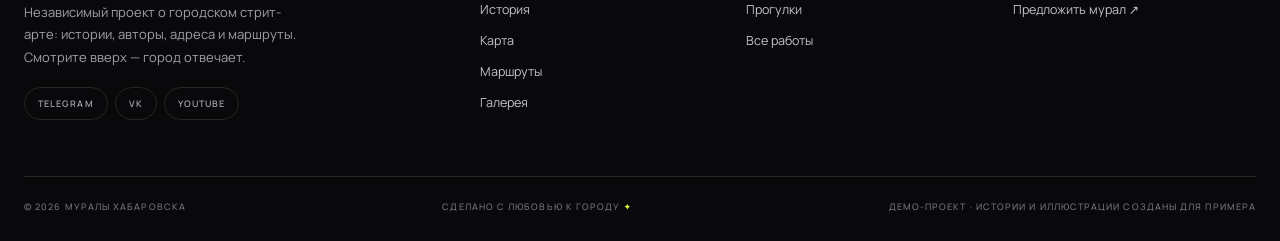
<file: map.html>
<!DOCTYPE html>
<html lang="ru">
<head>
  <meta charset="utf-8">
  <meta name="viewport" content="width=device-width, initial-scale=1">
  <meta name="theme-color" content="#0b0b0d">
  <title>Карта муралов — Муралы Хабаровска</title>
  <meta name="description" content="Интерактивная карта муралов Хабаровска: адреса, районы, авторы и годы. Выберите точку и читайте историю.">
  <link rel="icon" href="favicon.svg" type="image/svg+xml">
  <link rel="preconnect" href="https://fonts.googleapis.com">
  <link rel="preconnect" href="https://fonts.gstatic.com" crossorigin>
  <link href="https://fonts.googleapis.com/css2?family=Manrope:wght@400;500;600;700;800&family=Unbounded:wght@400;500;600;700;800;900&display=swap" rel="stylesheet">
  <link rel="stylesheet" href="css/style.css">
</head>
<body data-page="map">

<a class="skip-link" href="#main">К содержанию</a>

<header class="site-header">
  <div class="wrap header-inner">
    <a class="brand" href="index.html" aria-label="Муралы Хабаровска — на главную">
      <span class="brand-mark" aria-hidden="true">М</span>
      <span class="brand-text">Муралы<em>Хабаровск</em></span>
    </a>
    <nav class="nav" id="nav" aria-label="Основная навигация">
      <a class="nav-link" href="index.html">Главная</a>
      <a class="nav-link" href="murals.html">Муралы</a>
      <a class="nav-link" href="history.html">История</a>
      <a class="nav-link" href="map.html">Карта</a>
      <a class="nav-link" href="routes.html">Маршруты</a>
      <a class="nav-link" href="gallery.html">Галерея</a>
      <div class="nav-extra">
        <span>Хабаровск · <span data-year></span></span>
        <span>Street art project</span>
      </div>
    </nav>
    <div class="header-tools">
      <a class="btn btn-acid btn-small" href="#map">К схеме <span class="arrow">↓</span></a>
      <button class="burger" type="button" aria-label="Открыть меню" aria-expanded="false" aria-controls="nav">
        <span></span><span></span><span></span>
      </button>
    </div>
  </div>
</header>

<main id="main">

  <section class="page-hero">
    <div class="wrap page-head">
      <div>
        <span class="page-kicker">Навигация · раздел 03</span>
        <h1 class="page-title">Карта<br><span class="outline">муралов</span></h1>
        <p class="page-desc">Схема города с восемью отмеченными точками. Нажмите на номер, чтобы увидеть работу, адрес и короткую историю. Точки стоят условно — для прогулки используйте адрес.</p>
        <div class="page-meta">
          <span class="pill"><i aria-hidden="true"></i>8 точек</span>
          <span class="pill">Центр · Север · Порт · Юг</span>
          <span class="pill">Кликните по номеру</span>
        </div>
      </div>
      <div class="page-num" aria-hidden="true">03</div>
    </div>
  </section>

  <section class="section" id="map">
    <div class="wrap">
      <div class="map-layout">
        <div class="map-canvas" aria-label="Схема Хабаровска с точками муралов">
          <svg viewBox="0 0 800 600" preserveAspectRatio="xMidYMid slice" role="img" aria-label="Стилизованная схема города">
            <defs>
              <linearGradient id="mapBg" x1="0" y1="0" x2="1" y2="1">
                <stop offset="0" stop-color="#0d1517"/>
                <stop offset="1" stop-color="#101d1f"/>
              </linearGradient>
              <linearGradient id="river" x1="0" y1="0" x2="1" y2="1">
                <stop offset="0" stop-color="#143a42"/>
                <stop offset="1" stop-color="#0a232a"/>
              </linearGradient>
              <pattern id="grid" width="40" height="40" patternUnits="userSpaceOnUse">
                <path d="M40 0H0V40" fill="none" stroke="#1b292b" stroke-width="1"/>
              </pattern>
              <pattern id="gridSmall" width="10" height="10" patternUnits="userSpaceOnUse">
                <path d="M10 0H0V10" fill="none" stroke="#182426" stroke-width="0.5"/>
              </pattern>
            </defs>

            <rect width="800" height="600" fill="url(#mapBg)"/>
            <rect width="800" height="600" fill="url(#gridSmall)"/>
            <rect width="800" height="600" fill="url(#grid)" opacity="0.55"/>

            <!-- кварталы -->
            <g fill="#141f21" stroke="#223033" stroke-width="1">
              <rect x="56" y="86" width="112" height="62" rx="3"/>
              <rect x="182" y="86" width="76" height="62" rx="3"/>
              <rect x="272" y="96" width="98" height="52" rx="3"/>
              <rect x="56" y="170" width="90" height="54" rx="3"/>
              <rect x="160" y="170" width="126" height="54" rx="3"/>
              <rect x="300" y="170" width="80" height="54" rx="3"/>
              <rect x="56" y="256" width="118" height="72" rx="3"/>
              <rect x="188" y="256" width="86" height="72" rx="3"/>
              <rect x="288" y="256" width="110" height="72" rx="3"/>
              <rect x="56" y="362" width="96" height="66" rx="3"/>
              <rect x="166" y="362" width="140" height="66" rx="3"/>
              <rect x="320" y="362" width="90" height="66" rx="3"/>
              <rect x="56" y="456" width="120" height="70" rx="3"/>
              <rect x="190" y="456" width="100" height="70" rx="3"/>
              <rect x="304" y="456" width="120" height="70" rx="3"/>
              <rect x="392" y="86" width="96" height="62" rx="3"/>
              <rect x="430" y="170" width="82" height="54" rx="3"/>
              <rect x="430" y="256" width="82" height="72" rx="3"/>
              <rect x="430" y="362" width="74" height="66" rx="3"/>
            </g>

            <!-- парк -->
            <g fill="#17251d" stroke="#25392b" stroke-width="1">
              <path d="M352 190l44-14 34 26-10 40-48 10-28-24Z"/>
              <path d="M140 448l30-8 22 20-8 30-32 6-20-18Z"/>
            </g>

            <!-- улицы -->
            <g fill="none" stroke-linecap="round">
              <path d="M30 526L470 110" stroke="#2a3d40" stroke-width="12"/>
              <path d="M118 556L540 150" stroke="#223436" stroke-width="7"/>
              <path d="M44 402L520 402" stroke="#2a3d40" stroke-width="10"/>
              <path d="M236 58L300 540" stroke="#223436" stroke-width="8"/>
              <path d="M424 70L424 520" stroke="#1e2e31" stroke-width="6"/>
              <path d="M44 236L474 236" stroke="#1e2e31" stroke-width="6"/>
              <path d="M44 138L470 138" stroke="#1e2e31" stroke-width="4"/>
              <path d="M44 326L470 326" stroke="#1e2e31" stroke-width="4"/>
              <path d="M44 470L470 470" stroke="#1e2e31" stroke-width="4"/>
              <path d="M118 58L118 540" stroke="#1a292b" stroke-width="3"/>
              <path d="M330 58L330 540" stroke="#1a292b" stroke-width="3"/>
            </g>

            <!-- река -->
            <path d="M800 250C700 270 660 320 620 380 570 452 500 492 400 520 320 544 220 580 160 600H800Z" fill="url(#river)"/>
            <path d="M800 250C700 270 660 320 620 380 570 452 500 492 400 520" fill="none" stroke="#2d676d" stroke-width="2" opacity="0.7"/>
            <path d="M800 300C714 316 678 360 640 414 594 478 524 516 432 542" fill="none" stroke="#2d676d" stroke-width="1" opacity="0.35"/>

            <!-- мост -->
            <g stroke="#3a5c60" fill="none">
              <path d="M520 392H800" stroke-width="9"/>
              <path d="M560 392Q610 350 660 392" stroke-width="3"/>
              <path d="M660 392Q710 350 760 392" stroke-width="3"/>
              <path d="M600 392V372M640 392V360M700 392V360M740 392V372" stroke-width="2"/>
            </g>

            <!-- подписи -->
            <g font-family="Manrope, sans-serif" font-size="9" letter-spacing="2" fill="#5f7377" opacity="0.85">
              <text x="250" y="128">СЕВЕРНЫЙ</text>
              <text x="214" y="300" fill="#7f969a">ЦЕНТР</text>
              <text x="520" y="200">ИНДУСТРИАЛЬНЫЙ</text>
              <text x="540" y="500">ПОРТ</text>
              <text x="250" y="560">ЮЖНЫЙ</text>
              <text x="150" y="52" fill="#43565a" font-size="8">ТИХООКЕАНСКАЯ</text>
              <text x="44" y="392" fill="#43565a" font-size="7.5">УССУРИЙСКИЙ БУЛЬВАР</text>
              <text x="500" y="432" fill="#43565a" font-size="7.5">НАБЕРЕЖНАЯ</text>
              <text x="608" y="300" fill="#3d777e" font-size="13" letter-spacing="6" transform="rotate(16 608 300)">АМУР</text>
            </g>

            <!-- компас -->
            <g transform="translate(738 92)" opacity="0.55">
              <circle r="20" fill="none" stroke="#44595d" stroke-width="1"/>
              <path d="M0 -14L5 5 0 0 -5 5Z" fill="#d7ff3f"/>
              <text x="0" y="-26" text-anchor="middle" font-family="Manrope, sans-serif" font-size="8" fill="#7f969a" letter-spacing="2">С</text>
            </g>
          </svg>

          <div id="map-points"></div>

          <span class="map-label" style="left:36%;top:11%">Северный</span>
          <span class="map-label" style="left:29%;top:48%">Центр</span>
          <span class="map-label" style="left:64%;top:74%">Порт</span>
          <span class="map-label" style="left:30%;top:88%">Южный</span>

          <div class="map-legend">
            <span class="legend-item"><i aria-hidden="true"></i>Мурал</span>
            <span class="legend-item"><i aria-hidden="true"></i>Выбрано</span>
            <span class="legend-item"><i aria-hidden="true"></i>Амур</span>
          </div>
        </div>

        <aside class="map-sidebar" aria-live="polite">
          <div class="map-card">
            <img id="map-img" src="img/mural-tiger.svg" alt="Мурал «Амурский тигр»" width="800" height="1000">
            <span class="map-card-badge" id="map-badge">Точка 01</span>
          </div>
          <div class="map-info">
            <span class="eyebrow" id="map-kicker">2021 · Центр</span>
            <h3 id="map-title">Амурский тигр</h3>
            <div class="artist" id="map-artist">Тимур Ветров</div>
            <p id="map-short">Оранжевый хищник смотрит на город сквозь таёжный лес — самый узнаваемый мурал Хабаровска.</p>
            <div class="map-address">
              <svg width="14" height="14" viewBox="0 0 24 24" fill="none" stroke="currentColor" stroke-width="2" aria-hidden="true">
                <path d="M12 21s7-6.1 7-11a7 7 0 1 0-14 0c0 4.9 7 11 7 11Z"/>
                <circle cx="12" cy="10" r="2.5"/>
              </svg>
              <span id="map-address">ул. Муравьёва-Амурского, 15</span>
            </div>
            <div class="map-facts" id="map-facts">
              <span>18 × 12 м</span><span class="sep"></span><span>Акрил, аэрозоль</span>
            </div>
            <div style="display:flex;flex-wrap:wrap;gap:8px">
              <button class="btn btn-acid btn-small" type="button" id="map-modal-btn" data-mural="tiger">Читать историю <span class="arrow">↗</span></button>
              <a class="btn btn-ghost btn-small" href="murals.html">Каталог</a>
            </div>
          </div>
        </aside>
      </div>
    </div>
  </section>

  <section class="section section-tight" aria-labelledby="points-title">
    <div class="wrap">
      <div class="section-head">
        <div>
          <span class="eyebrow">Все точки</span>
          <h2 class="section-title" id="points-title">Список<br>локаций</h2>
        </div>
        <p class="section-side">Восемь адресов в четырёх районах. Нажмите на любую строку — точка на схеме подсветится, а карточка справа обновится.</p>
      </div>
      <div class="map-list" id="map-list"></div>

      <div class="glossary" style="margin-top:38px">
        <article class="gloss">
          <div class="gloss-num">01</div>
          <h3>Точки условны</h3>
          <p>Схема показывает расположение муралов относительно районов и реки, но не является точной навигацией. Для прогулки открывайте адрес в картах.</p>
        </article>
        <article class="gloss">
          <div class="gloss-num">02</div>
          <h3>Лучший порядок</h3>
          <p>Начинайте с центра: четыре точки находятся в пешей доступности друг от друга. Север и порт удобнее смотреть отдельными маршрутами.</p>
        </article>
      </div>
    </div>
  </section>

  <section class="section">
    <div class="wrap">
      <div class="manifest" data-reveal>
        <span class="manifest-bg" aria-hidden="true">ПУТЬ</span>
        <span class="eyebrow">Готовый план</span>
        <h2 class="manifest-title">Не хотите<br>выбирать? <em>Есть маршруты</em></h2>
        <p class="manifest-sub">Три продуманных прогулки — с точками, временем и остановками. От двух часов до половины дня.</p>
        <div style="display:flex;flex-wrap:wrap;gap:10px;position:relative;z-index:1">
          <a class="btn btn-acid" href="routes.html">Выбрать маршрут <span class="arrow" aria-hidden="true">↗</span></a>
          <a class="btn btn-ghost" href="gallery.html">Смотреть галерею <span class="arrow" aria-hidden="true">→</span></a>
        </div>
      </div>
    </div>
  </section>

</main>

<footer class="site-footer">
  <div class="wrap">
    <div class="footer-top">
      <div class="footer-brand-wrap">
        <h2 class="footer-brand">Муралы<br><em>Хабаровск</em></h2>
        <p class="footer-tag">Независимый проект о городском стрит-арте: истории, авторы, адреса и маршруты. Смотрите вверх — город отвечает.</p>
        <div class="footer-socials">
          <a class="social-pill" href="#">Telegram</a>
          <a class="social-pill" href="#">VK</a>
          <a class="social-pill" href="#">YouTube</a>
        </div>
      </div>
      <div class="footer-col">
        <h4>Разделы</h4>
        <ul class="footer-links">
          <li><a href="index.html">Главная</a></li>
          <li><a href="murals.html">Муралы</a></li>
          <li><a href="history.html">История</a></li>
          <li><a href="map.html">Карта</a></li>
          <li><a href="routes.html">Маршруты</a></li>
          <li><a href="gallery.html">Галерея</a></li>
        </ul>
      </div>
      <div class="footer-col">
        <h4>Проект</h4>
        <ul class="footer-links">
          <li><a href="history.html">Хроника</a></li>
          <li><a href="history.html#glossary">Словарь</a></li>
          <li><a href="routes.html">Прогулки</a></li>
          <li><a href="gallery.html">Все работы</a></li>
        </ul>
      </div>
      <div class="footer-col">
        <h4>Контакты</h4>
        <ul class="footer-links">
          <li><a href="mailto:hello@murali-khv.ru">hello@murali-khv.ru</a></li>
          <li><a href="#">Хабаровск, Россия</a></li>
          <li><a href="#">Предложить мурал ↗</a></li>
        </ul>
      </div>
    </div>
    <div class="footer-bottom">
      <span>© <span data-year>2026</span> Муралы Хабаровска</span>
      <span>Сделано с любовью к городу <span class="acid">✦</span></span>
      <span>Демо-проект · истории и иллюстрации созданы для примера</span>
    </div>
  </div>
</footer>

<!-- Модальное окно истории -->
<div class="modal" id="mural-modal" role="dialog" aria-modal="true" aria-labelledby="modal-title" hidden>
  <div class="modal-backdrop" data-modal-close></div>
  <div class="modal-panel">
    <button class="modal-close" type="button" data-modal-close aria-label="Закрыть историю">✕</button>
    <div class="modal-media">
      <img id="modal-img" src="img/mural-tiger.svg" alt="Мурал" width="800" height="1000">
    </div>
    <div class="modal-body">
      <div class="modal-kicker" id="modal-kicker"></div>
      <h2 class="modal-title" id="modal-title">Амурский тигр</h2>
      <div class="modal-artist" id="modal-artist"></div>
      <div class="modal-story" id="modal-story"></div>
      <div class="modal-facts" id="modal-facts"></div>
      <div class="modal-nav">
        <button class="modal-nav-btn" type="button" id="modal-prev" data-mural="cranes">← Предыдущий</button>
        <a class="modal-nav-btn" href="map.html" id="modal-map-link">На карте ↗</a>
        <button class="modal-nav-btn next" type="button" id="modal-next" data-mural="bridge">Следующий →</button>
      </div>
    </div>
  </div>
</div>

<script src="js/data.js"></script>
<script src="js/main.js"></script>
</body>
</html>
</file>
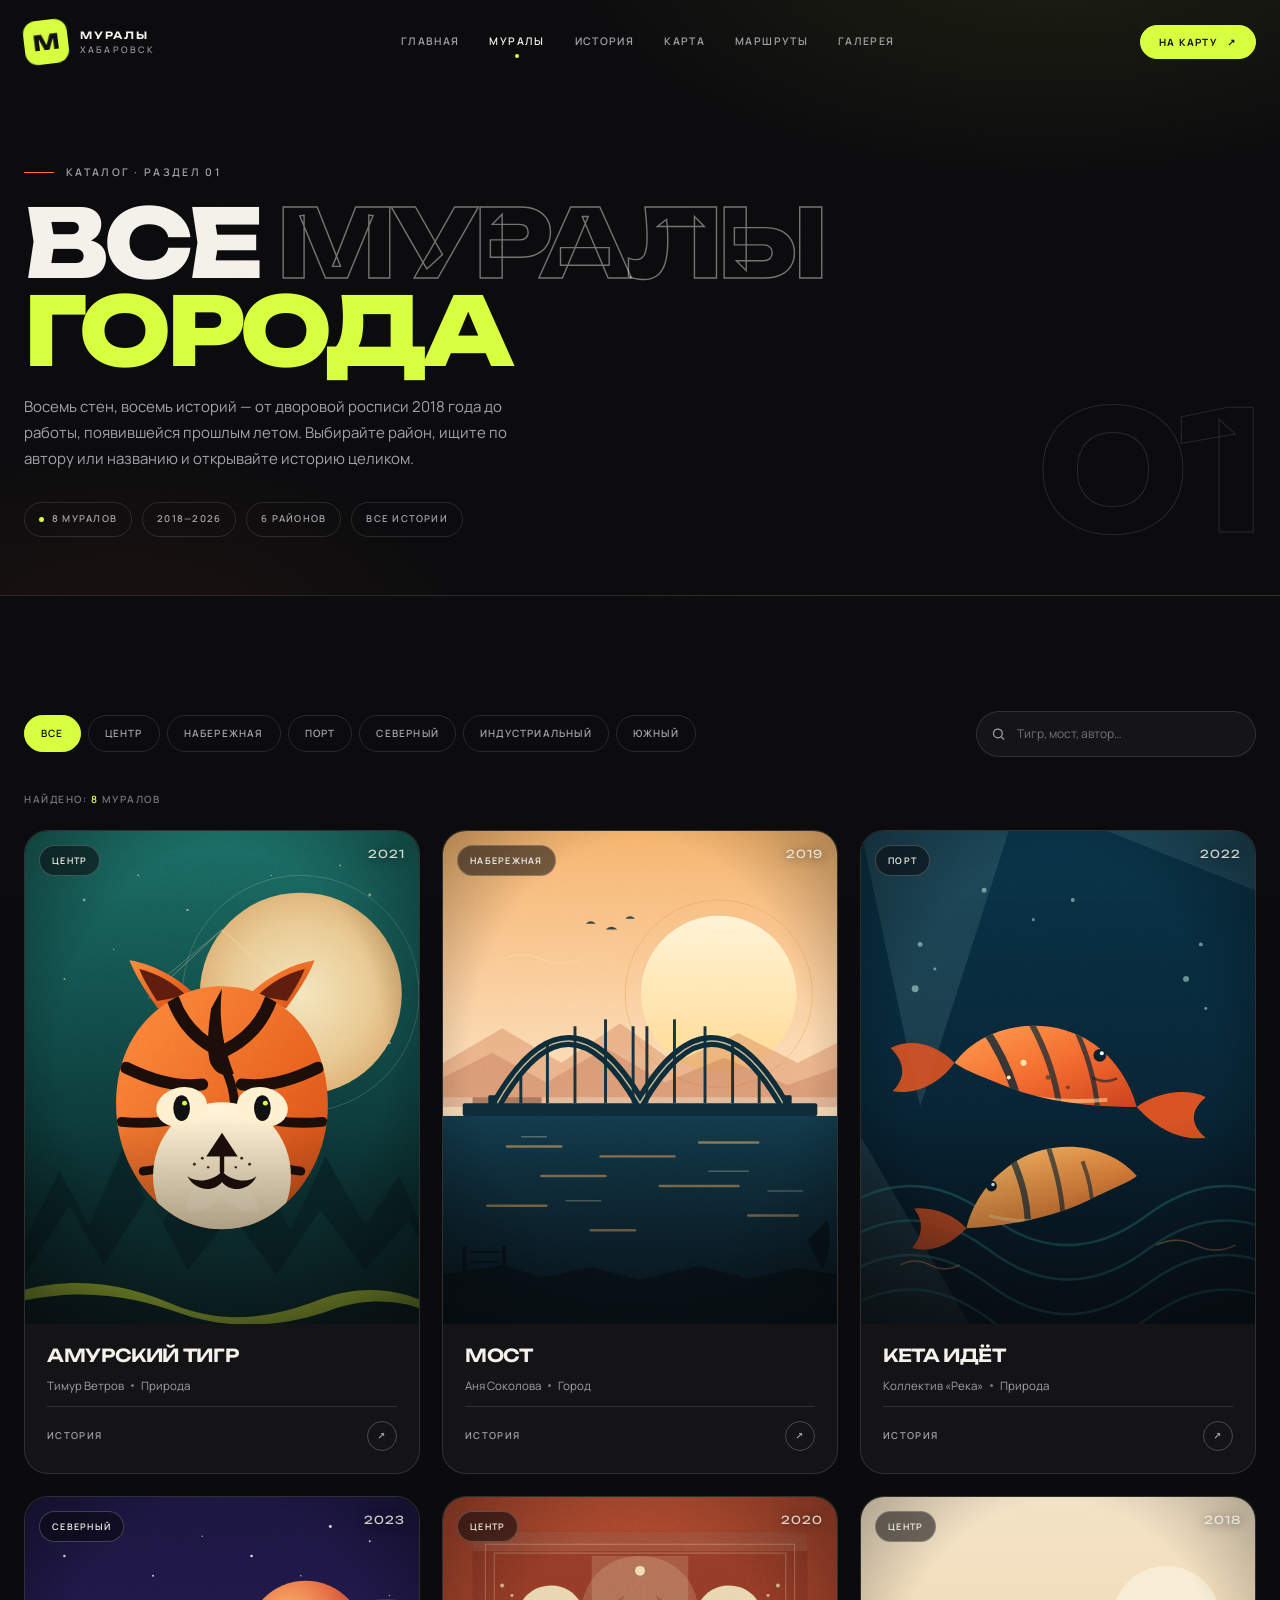
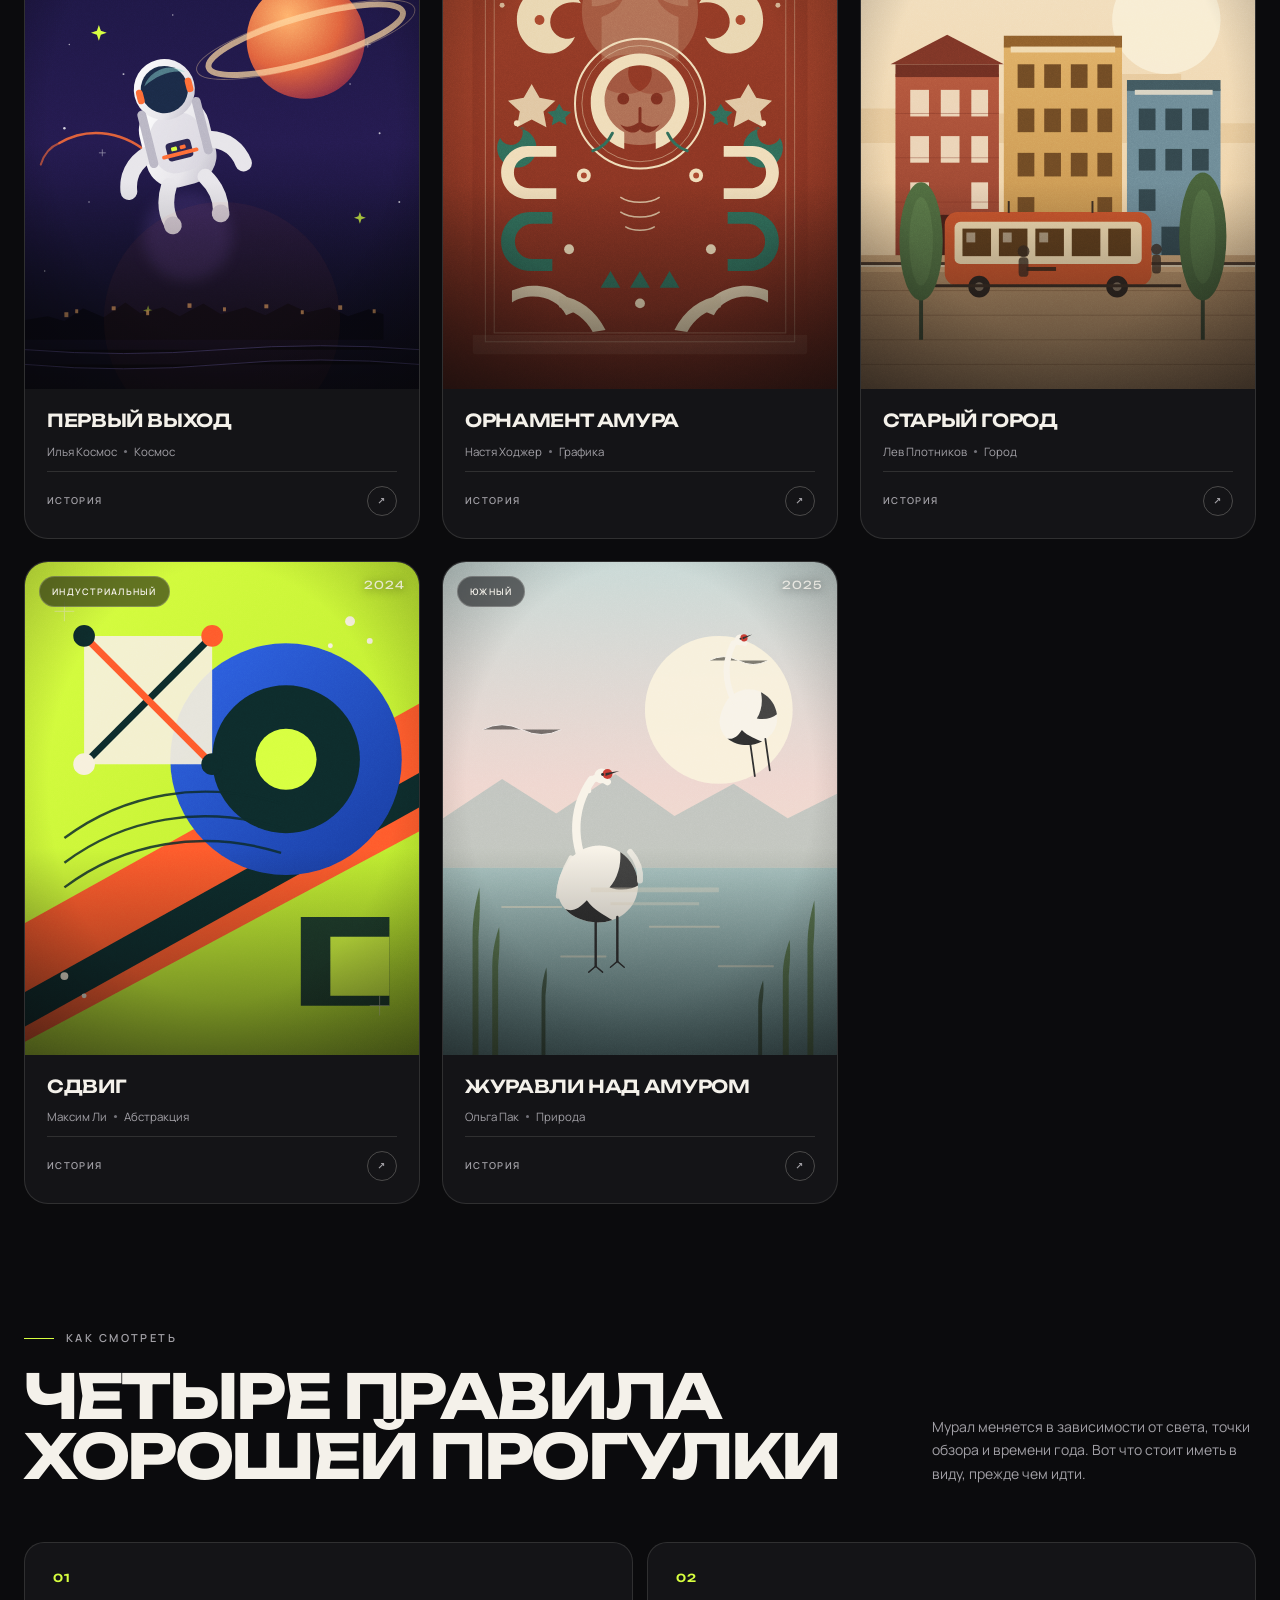
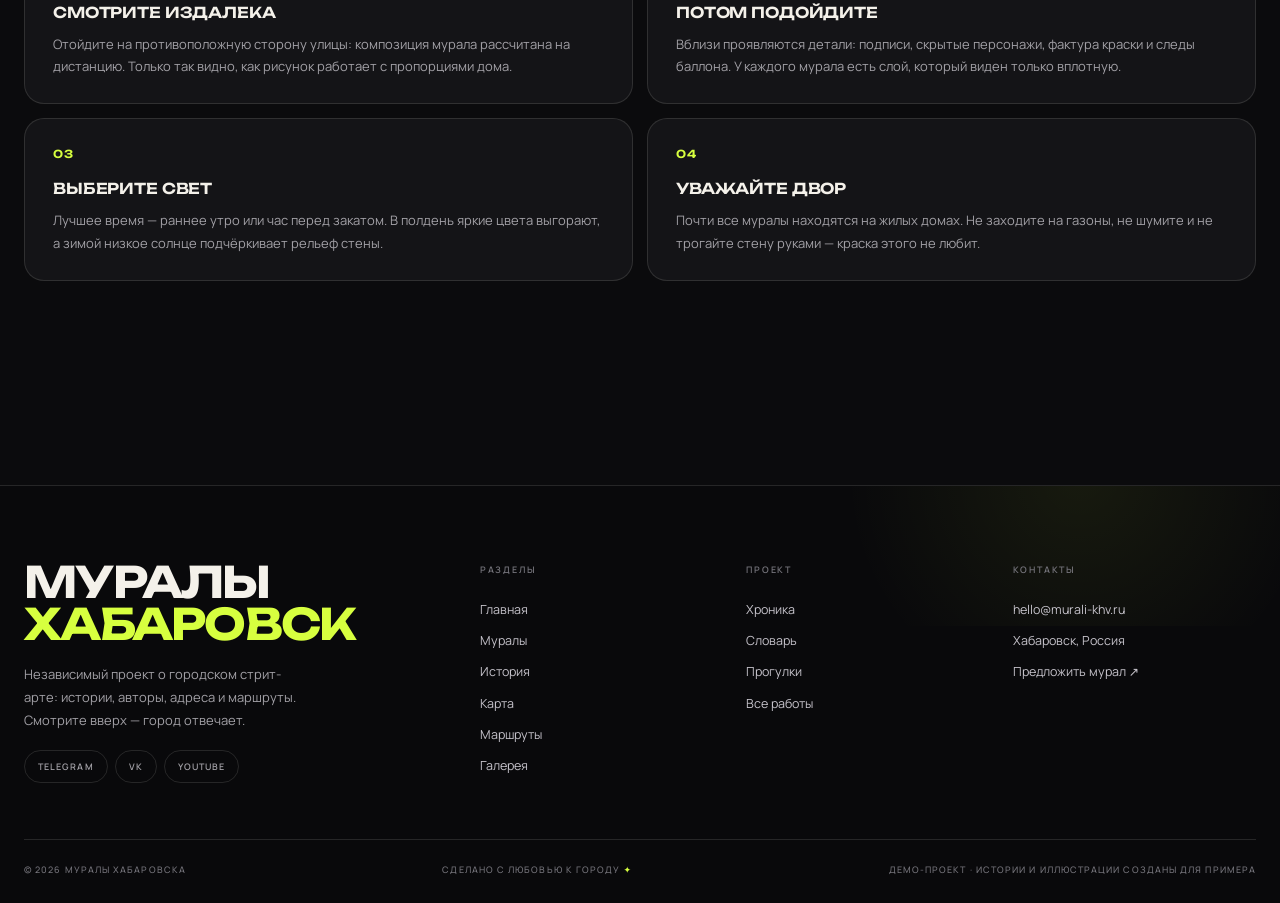
<file: murals.html>
<!DOCTYPE html>
<html lang="ru">
<head>
  <meta charset="utf-8">
  <meta name="viewport" content="width=device-width, initial-scale=1">
  <meta name="theme-color" content="#0b0b0d">
  <title>Каталог муралов — Муралы Хабаровска</title>
  <meta name="description" content="Все муралы Хабаровска: фотографии, авторы, годы, адреса и истории создания. Фильтр по районам и поиск.">
  <link rel="icon" href="favicon.svg" type="image/svg+xml">
  <link rel="preconnect" href="https://fonts.googleapis.com">
  <link rel="preconnect" href="https://fonts.gstatic.com" crossorigin>
  <link href="https://fonts.googleapis.com/css2?family=Manrope:wght@400;500;600;700;800&family=Unbounded:wght@400;500;600;700;800;900&display=swap" rel="stylesheet">
  <link rel="stylesheet" href="css/style.css">
</head>
<body data-page="murals">

<a class="skip-link" href="#main">К содержанию</a>

<header class="site-header">
  <div class="wrap header-inner">
    <a class="brand" href="index.html" aria-label="Муралы Хабаровска — на главную">
      <span class="brand-mark" aria-hidden="true">М</span>
      <span class="brand-text">Муралы<em>Хабаровск</em></span>
    </a>
    <nav class="nav" id="nav" aria-label="Основная навигация">
      <a class="nav-link" href="index.html">Главная</a>
      <a class="nav-link" href="murals.html">Муралы</a>
      <a class="nav-link" href="history.html">История</a>
      <a class="nav-link" href="map.html">Карта</a>
      <a class="nav-link" href="routes.html">Маршруты</a>
      <a class="nav-link" href="gallery.html">Галерея</a>
      <div class="nav-extra">
        <span>Хабаровск · <span data-year></span></span>
        <span>Street art project</span>
      </div>
    </nav>
    <div class="header-tools">
      <a class="btn btn-acid btn-small" href="map.html">На карту <span class="arrow">↗</span></a>
      <button class="burger" type="button" aria-label="Открыть меню" aria-expanded="false" aria-controls="nav">
        <span></span><span></span><span></span>
      </button>
    </div>
  </div>
</header>

<main id="main">

  <section class="page-hero">
    <div class="wrap page-head">
      <div>
        <span class="page-kicker">Каталог · раздел 01</span>
        <h1 class="page-title">Все <span class="outline">муралы</span><br><span class="accent">города</span></h1>
        <p class="page-desc">Восемь стен, восемь историй — от дворовой росписи 2018 года до работы, появившейся прошлым летом. Выбирайте район, ищите по автору или названию и открывайте историю целиком.</p>
        <div class="page-meta">
          <span class="pill"><i aria-hidden="true"></i>8 муралов</span>
          <span class="pill">2018—2026</span>
          <span class="pill">6 районов</span>
          <span class="pill">Все истории</span>
        </div>
      </div>
      <div class="page-num" aria-hidden="true">01</div>
    </div>
  </section>

  <section class="section" aria-labelledby="catalog-title">
    <div class="wrap">
      <h2 class="sr-only" id="catalog-title">Каталог муралов Хабаровска</h2>

      <div class="catalog-bar">
        <div class="filters" data-filters aria-label="Фильтр по районам"></div>
        <div class="search-field">
          <svg viewBox="0 0 24 24" fill="none" stroke="currentColor" stroke-width="2" aria-hidden="true">
            <circle cx="11" cy="11" r="7"></circle>
            <path d="M16.5 16.5L21 21"></path>
          </svg>
          <label class="sr-only" for="mural-search">Поиск по муралам</label>
          <input class="search-input" id="mural-search" type="search" placeholder="Тигр, мост, автор…" autocomplete="off">
        </div>
      </div>

      <p class="results-count" data-results>Найдено: <b>8</b> муралов</p>

      <div class="mural-grid catalog-grid" data-catalog></div>

      <div class="empty-state" data-empty hidden>
        <b>Ничего не найдено</b>
        Попробуйте выбрать другой район или изменить запрос.
      </div>

      <noscript>
        <p class="empty-state">Для просмотра каталога включите JavaScript. Все восемь муралов также описаны на странице «История» и в галерее.</p>
      </noscript>
    </div>
  </section>

  <section class="section section-tight" aria-labelledby="look-title">
    <div class="wrap">
      <div class="section-head">
        <div>
          <span class="eyebrow">Как смотреть</span>
          <h2 class="section-title" id="look-title">Четыре правила<br>хорошей прогулки</h2>
        </div>
        <p class="section-side">Мурал меняется в зависимости от света, точки обзора и времени года. Вот что стоит иметь в виду, прежде чем идти.</p>
      </div>
      <div class="glossary">
        <article class="gloss">
          <div class="gloss-num">01</div>
          <h3>Смотрите издалека</h3>
          <p>Отойдите на противоположную сторону улицы: композиция мурала рассчитана на дистанцию. Только так видно, как рисунок работает с пропорциями дома.</p>
        </article>
        <article class="gloss">
          <div class="gloss-num">02</div>
          <h3>Потом подойдите</h3>
          <p>Вблизи проявляются детали: подписи, скрытые персонажи, фактура краски и следы баллона. У каждого мурала есть слой, который виден только вплотную.</p>
        </article>
        <article class="gloss">
          <div class="gloss-num">03</div>
          <h3>Выберите свет</h3>
          <p>Лучшее время — раннее утро или час перед закатом. В полдень яркие цвета выгорают, а зимой низкое солнце подчёркивает рельеф стены.</p>
        </article>
        <article class="gloss">
          <div class="gloss-num">04</div>
          <h3>Уважайте двор</h3>
          <p>Почти все муралы находятся на жилых домах. Не заходите на газоны, не шумите и не трогайте стену руками — краска этого не любит.</p>
        </article>
      </div>
    </div>
  </section>

</main>

<footer class="site-footer">
  <div class="wrap">
    <div class="footer-top">
      <div class="footer-brand-wrap">
        <h2 class="footer-brand">Муралы<br><em>Хабаровск</em></h2>
        <p class="footer-tag">Независимый проект о городском стрит-арте: истории, авторы, адреса и маршруты. Смотрите вверх — город отвечает.</p>
        <div class="footer-socials">
          <a class="social-pill" href="#">Telegram</a>
          <a class="social-pill" href="#">VK</a>
          <a class="social-pill" href="#">YouTube</a>
        </div>
      </div>
      <div class="footer-col">
        <h4>Разделы</h4>
        <ul class="footer-links">
          <li><a href="index.html">Главная</a></li>
          <li><a href="murals.html">Муралы</a></li>
          <li><a href="history.html">История</a></li>
          <li><a href="map.html">Карта</a></li>
          <li><a href="routes.html">Маршруты</a></li>
          <li><a href="gallery.html">Галерея</a></li>
        </ul>
      </div>
      <div class="footer-col">
        <h4>Проект</h4>
        <ul class="footer-links">
          <li><a href="history.html">Хроника</a></li>
          <li><a href="history.html#glossary">Словарь</a></li>
          <li><a href="routes.html">Прогулки</a></li>
          <li><a href="gallery.html">Все работы</a></li>
        </ul>
      </div>
      <div class="footer-col">
        <h4>Контакты</h4>
        <ul class="footer-links">
          <li><a href="mailto:hello@murali-khv.ru">hello@murali-khv.ru</a></li>
          <li><a href="#">Хабаровск, Россия</a></li>
          <li><a href="#">Предложить мурал ↗</a></li>
        </ul>
      </div>
    </div>
    <div class="footer-bottom">
      <span>© <span data-year>2026</span> Муралы Хабаровска</span>
      <span>Сделано с любовью к городу <span class="acid">✦</span></span>
      <span>Демо-проект · истории и иллюстрации созданы для примера</span>
    </div>
  </div>
</footer>

<!-- Модальное окно истории -->
<div class="modal" id="mural-modal" role="dialog" aria-modal="true" aria-labelledby="modal-title" hidden>
  <div class="modal-backdrop" data-modal-close></div>
  <div class="modal-panel">
    <button class="modal-close" type="button" data-modal-close aria-label="Закрыть историю">✕</button>
    <div class="modal-media">
      <img id="modal-img" src="img/mural-tiger.svg" alt="Мурал" width="800" height="1000">
    </div>
    <div class="modal-body">
      <div class="modal-kicker" id="modal-kicker"></div>
      <h2 class="modal-title" id="modal-title">Амурский тигр</h2>
      <div class="modal-artist" id="modal-artist"></div>
      <div class="modal-story" id="modal-story"></div>
      <div class="modal-facts" id="modal-facts"></div>
      <div class="modal-nav">
        <button class="modal-nav-btn" type="button" id="modal-prev" data-mural="cranes">← Предыдущий</button>
        <a class="modal-nav-btn" href="map.html" id="modal-map-link">На карте ↗</a>
        <button class="modal-nav-btn next" type="button" id="modal-next" data-mural="bridge">Следующий →</button>
      </div>
    </div>
  </div>
</div>

<script src="js/data.js"></script>
<script src="js/main.js"></script>
</body>
</html>
</file>
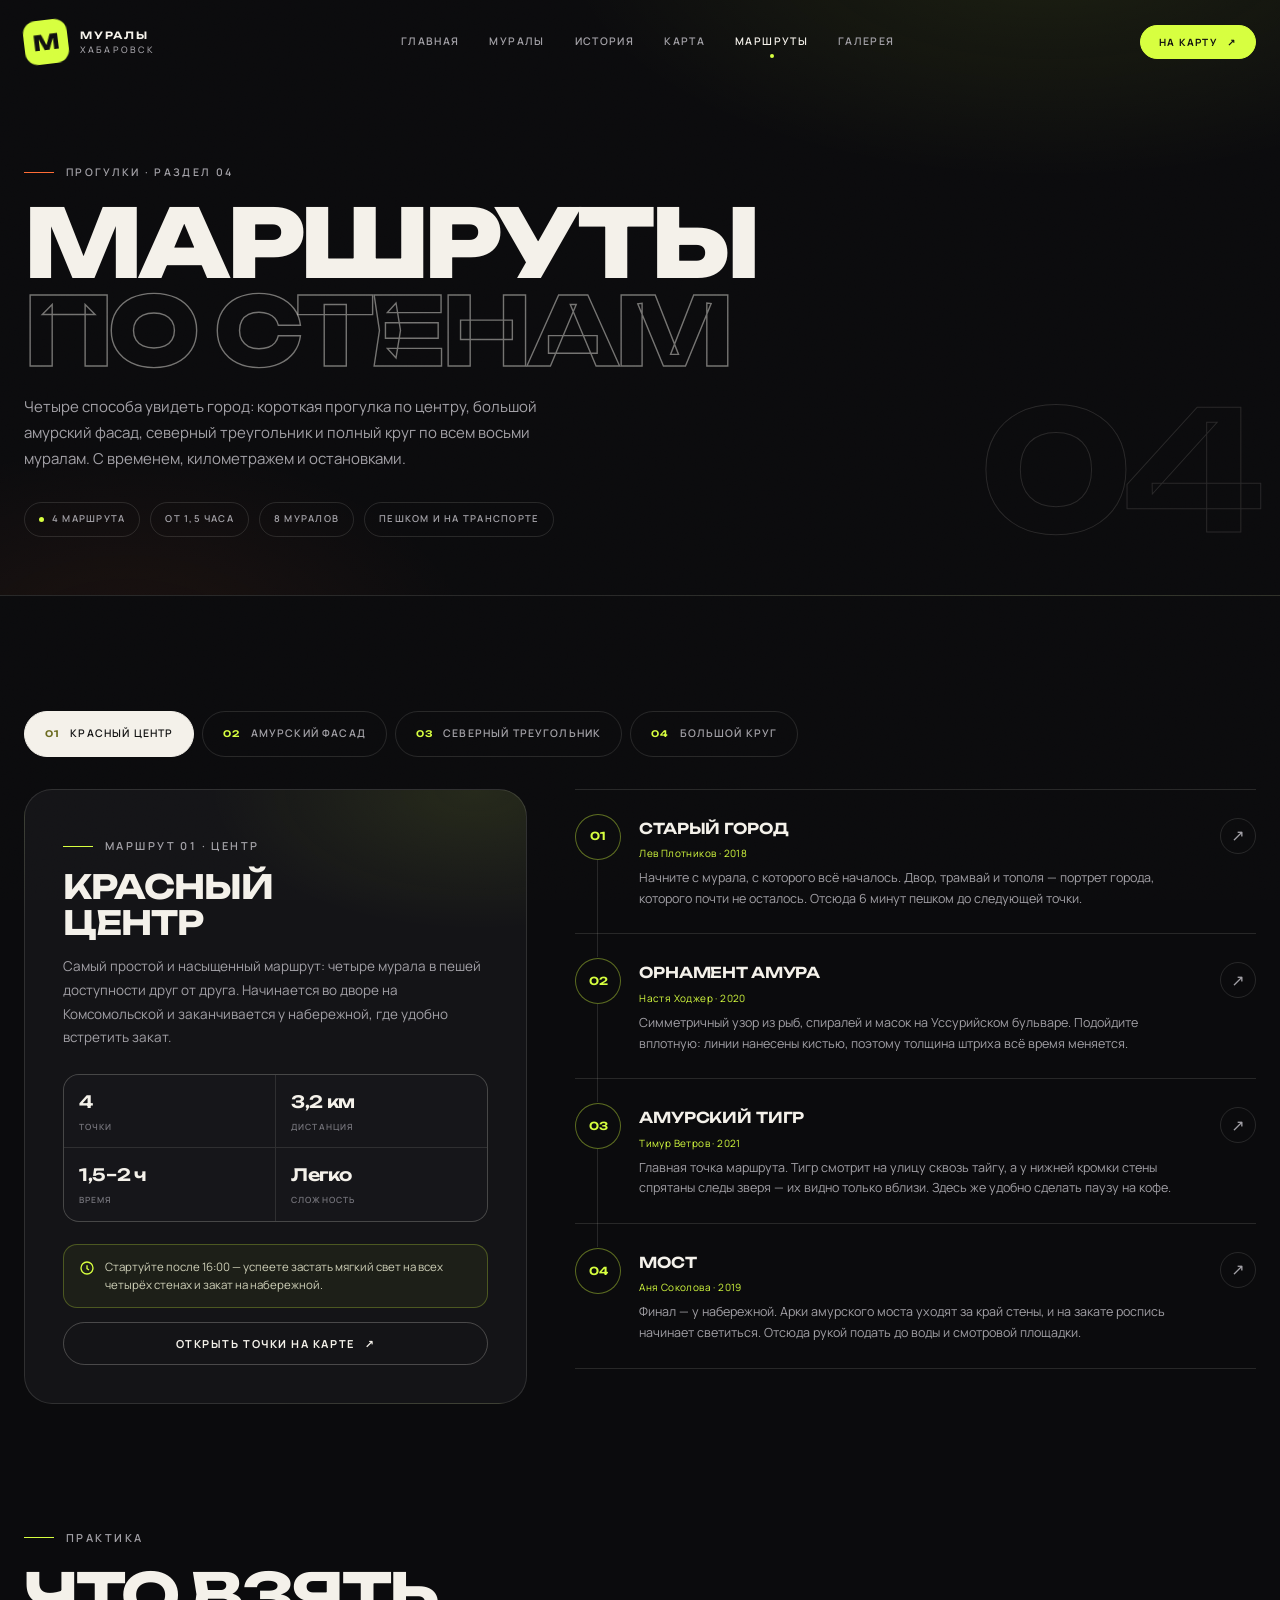
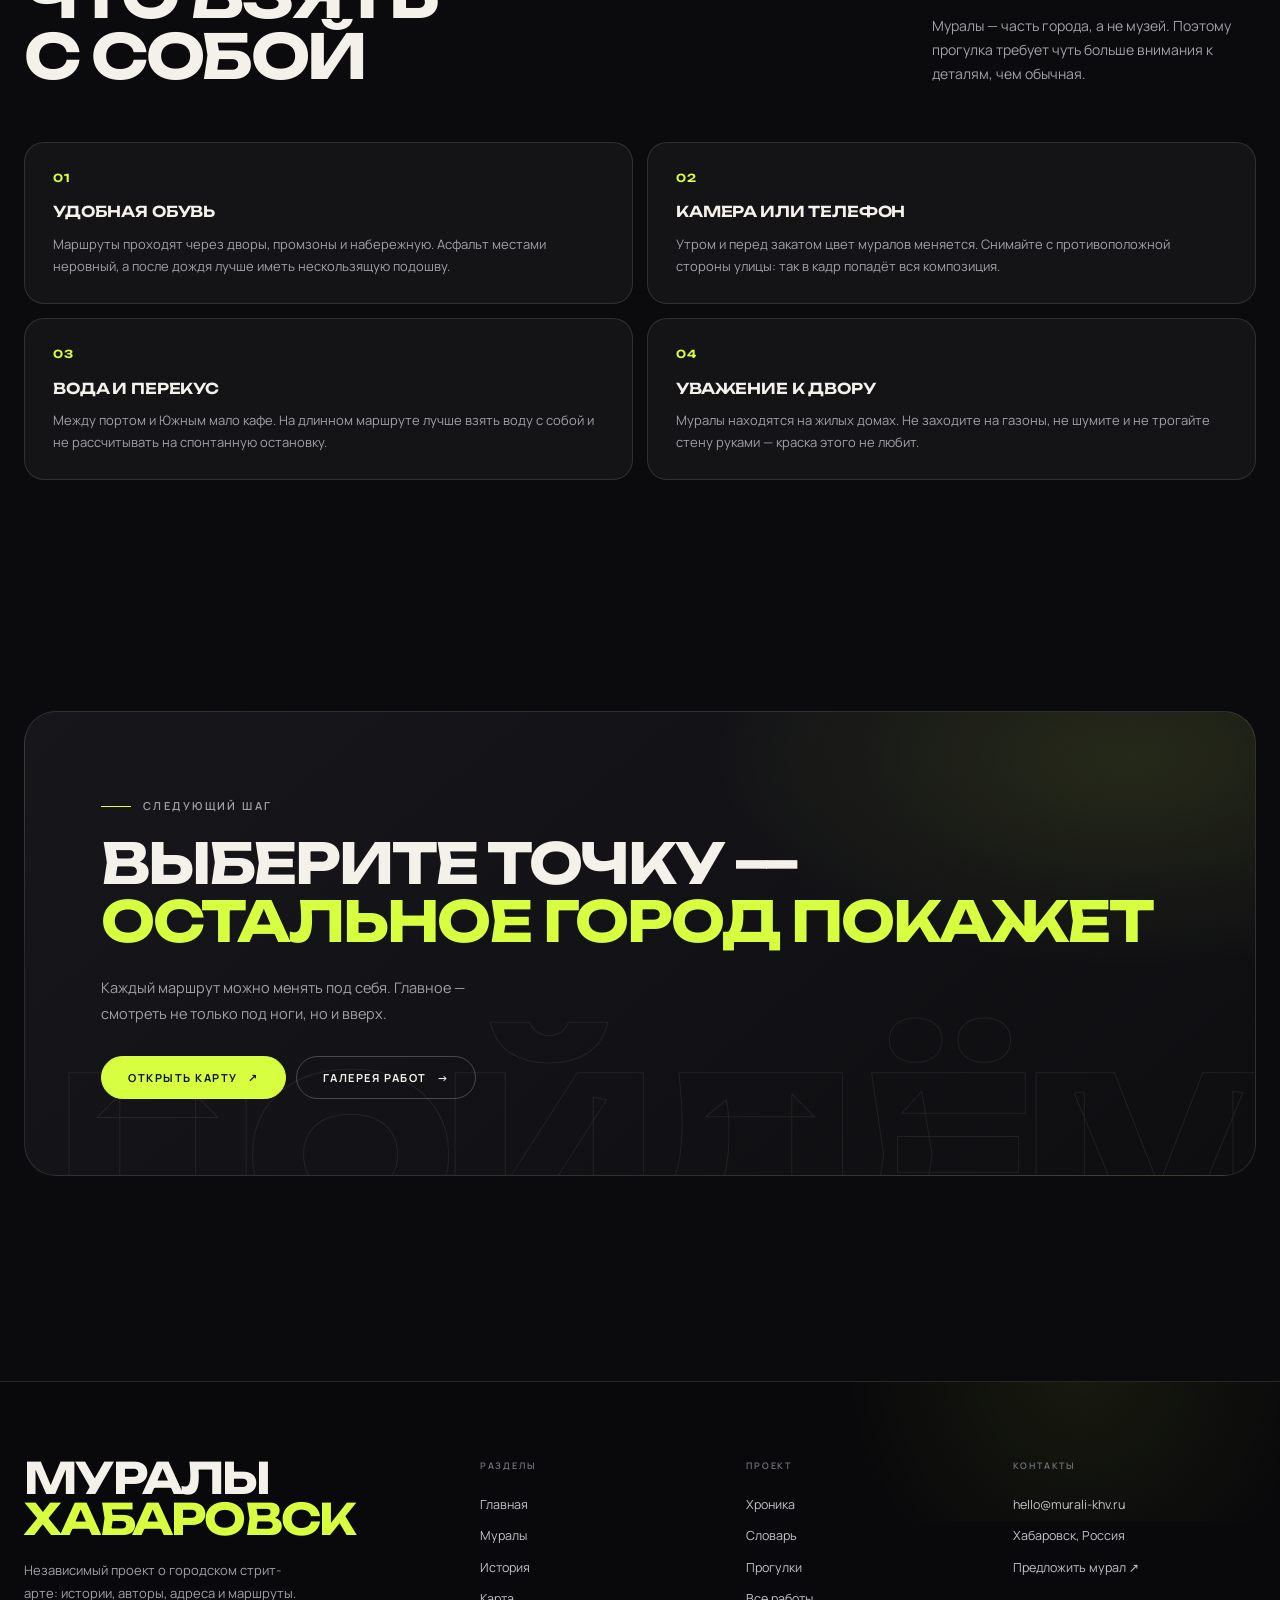
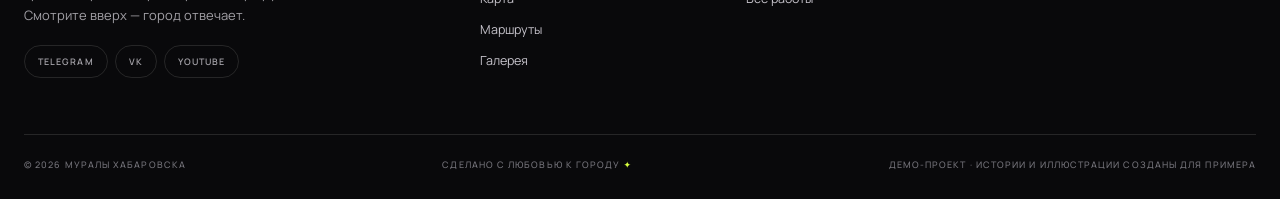
<file: routes.html>
<!DOCTYPE html>
<html lang="ru">
<head>
  <meta charset="utf-8">
  <meta name="viewport" content="width=device-width, initial-scale=1">
  <meta name="theme-color" content="#0b0b0d">
  <title>Маршруты по муралам — Муралы Хабаровска</title>
  <meta name="description" content="Четыре маршрута по муралам Хабаровска: центр, набережная и порт, север и большой круг по всем точкам.">
  <link rel="icon" href="favicon.svg" type="image/svg+xml">
  <link rel="preconnect" href="https://fonts.googleapis.com">
  <link rel="preconnect" href="https://fonts.gstatic.com" crossorigin>
  <link href="https://fonts.googleapis.com/css2?family=Manrope:wght@400;500;600;700;800&family=Unbounded:wght@400;500;600;700;800;900&display=swap" rel="stylesheet">
  <link rel="stylesheet" href="css/style.css">
</head>
<body data-page="routes">

<a class="skip-link" href="#main">К содержанию</a>

<header class="site-header">
  <div class="wrap header-inner">
    <a class="brand" href="index.html" aria-label="Муралы Хабаровска — на главную">
      <span class="brand-mark" aria-hidden="true">М</span>
      <span class="brand-text">Муралы<em>Хабаровск</em></span>
    </a>
    <nav class="nav" id="nav" aria-label="Основная навигация">
      <a class="nav-link" href="index.html">Главная</a>
      <a class="nav-link" href="murals.html">Муралы</a>
      <a class="nav-link" href="history.html">История</a>
      <a class="nav-link" href="map.html">Карта</a>
      <a class="nav-link" href="routes.html">Маршруты</a>
      <a class="nav-link" href="gallery.html">Галерея</a>
      <div class="nav-extra">
        <span>Хабаровск · <span data-year></span></span>
        <span>Street art project</span>
      </div>
    </nav>
    <div class="header-tools">
      <a class="btn btn-acid btn-small" href="map.html">На карту <span class="arrow">↗</span></a>
      <button class="burger" type="button" aria-label="Открыть меню" aria-expanded="false" aria-controls="nav">
        <span></span><span></span><span></span>
      </button>
    </div>
  </div>
</header>

<main id="main">

  <section class="page-hero">
    <div class="wrap page-head">
      <div>
        <span class="page-kicker">Прогулки · раздел 04</span>
        <h1 class="page-title">Маршруты<br><span class="outline">по стенам</span></h1>
        <p class="page-desc">Четыре способа увидеть город: короткая прогулка по центру, большой амурский фасад, северный треугольник и полный круг по всем восьми муралам. С временем, километражем и остановками.</p>
        <div class="page-meta">
          <span class="pill"><i aria-hidden="true"></i>4 маршрута</span>
          <span class="pill">от 1,5 часа</span>
          <span class="pill">8 муралов</span>
          <span class="pill">Пешком и на транспорте</span>
        </div>
      </div>
      <div class="page-num" aria-hidden="true">04</div>
    </div>
  </section>

  <section class="section">
    <div class="wrap">
      <div class="route-tabs" role="tablist" aria-label="Выбор маршрута">
        <button class="route-tab is-active" type="button" role="tab" aria-selected="true" aria-controls="route-center" id="tab-center" data-route-target="route-center" tabindex="0"><span>01</span> Красный центр</button>
        <button class="route-tab" type="button" role="tab" aria-selected="false" aria-controls="route-river" id="tab-river" data-route-target="route-river" tabindex="-1"><span>02</span> Амурский фасад</button>
        <button class="route-tab" type="button" role="tab" aria-selected="false" aria-controls="route-north" id="tab-north" data-route-target="route-north" tabindex="-1"><span>03</span> Северный треугольник</button>
        <button class="route-tab" type="button" role="tab" aria-selected="false" aria-controls="route-all" id="tab-all" data-route-target="route-all" tabindex="-1"><span>04</span> Большой круг</button>
      </div>

      <!-- МАРШРУТ 1 -->
      <div class="route-panel" id="route-center" role="tabpanel" aria-labelledby="tab-center" tabindex="0">
        <aside class="route-summary">
          <span class="eyebrow">Маршрут 01 · Центр</span>
          <h2>Красный<br>центр</h2>
          <p>Самый простой и насыщенный маршрут: четыре мурала в пешей доступности друг от друга. Начинается во дворе на Комсомольской и заканчивается у набережной, где удобно встретить закат.</p>
          <div class="route-stats">
            <div class="route-stat"><b>4</b><span>точки</span></div>
            <div class="route-stat"><b>3,2 км</b><span>дистанция</span></div>
            <div class="route-stat"><b>1,5–2 ч</b><span>время</span></div>
            <div class="route-stat"><b>Легко</b><span>сложность</span></div>
          </div>
          <div class="route-tip">
            <svg width="16" height="16" viewBox="0 0 24 24" fill="none" stroke="currentColor" stroke-width="2" aria-hidden="true"><circle cx="12" cy="12" r="9"/><path d="M12 8v5l3 2"/></svg>
            <span>Стартуйте после 16:00 — успеете застать мягкий свет на всех четырёх стенах и закат на набережной.</span>
          </div>
          <a class="btn btn-ghost btn-block" style="margin-top:14px" href="map.html">Открыть точки на карте <span class="arrow" aria-hidden="true">↗</span></a>
        </aside>

        <div class="route-stops">
          <article class="stop">
            <span class="stop-num">01</span>
            <div class="stop-body">
              <h3>Старый город</h3>
              <div class="stop-artist">Лев Плотников · 2018</div>
              <p>Начните с мурала, с которого всё началось. Двор, трамвай и тополя — портрет города, которого почти не осталось. Отсюда 6 минут пешком до следующей точки.</p>
            </div>
            <a class="stop-link" href="murals.html#city" aria-label="История мурала «Старый город»">↗</a>
          </article>
          <article class="stop">
            <span class="stop-num">02</span>
            <div class="stop-body">
              <h3>Орнамент Амура</h3>
              <div class="stop-artist">Настя Ходжер · 2020</div>
              <p>Симметричный узор из рыб, спиралей и масок на Уссурийском бульваре. Подойдите вплотную: линии нанесены кистью, поэтому толщина штриха всё время меняется.</p>
            </div>
            <a class="stop-link" href="murals.html#patterns" aria-label="История мурала «Орнамент Амура»">↗</a>
          </article>
          <article class="stop">
            <span class="stop-num">03</span>
            <div class="stop-body">
              <h3>Амурский тигр</h3>
              <div class="stop-artist">Тимур Ветров · 2021</div>
              <p>Главная точка маршрута. Тигр смотрит на улицу сквозь тайгу, а у нижней кромки стены спрятаны следы зверя — их видно только вблизи. Здесь же удобно сделать паузу на кофе.</p>
            </div>
            <a class="stop-link" href="murals.html#tiger" aria-label="История мурала «Амурский тигр»">↗</a>
          </article>
          <article class="stop">
            <span class="stop-num">04</span>
            <div class="stop-body">
              <h3>Мост</h3>
              <div class="stop-artist">Аня Соколова · 2019</div>
              <p>Финал — у набережной. Арки амурского моста уходят за край стены, и на закате роспись начинает светиться. Отсюда рукой подать до воды и смотровой площадки.</p>
            </div>
            <a class="stop-link" href="murals.html#bridge" aria-label="История мурала «Мост»">↗</a>
          </article>
        </div>
      </div>

      <!-- МАРШРУТ 2 -->
      <div class="route-panel" id="route-river" role="tabpanel" aria-labelledby="tab-river" tabindex="0" hidden>
        <aside class="route-summary">
          <span class="eyebrow">Маршрут 02 · Река</span>
          <h2>Амурский<br>фасад</h2>
          <p>Маршрут вдоль воды и промышленных стен: от моста через порт до южных журавлей. Часть пути лучше проехать на автобусе — расстояния здесь городские, а не прогулочные.</p>
          <div class="route-stats">
            <div class="route-stat"><b>4</b><span>точки</span></div>
            <div class="route-stat"><b>7,4 км</b><span>дистанция</span></div>
            <div class="route-stat"><b>3–4 ч</b><span>время</span></div>
            <div class="route-stat"><b>Средне</b><span>сложность</span></div>
          </div>
          <div class="route-tip">
            <svg width="16" height="16" viewBox="0 0 24 24" fill="none" stroke="currentColor" stroke-width="2" aria-hidden="true"><circle cx="12" cy="12" r="9"/><path d="M12 8v5l3 2"/></svg>
            <span>Возьмите с собой воду и заряженный телефон: между портом и Южным мало кафе, а виды стоят долгих остановок.</span>
          </div>
          <a class="btn btn-ghost btn-block" style="margin-top:14px" href="map.html">Открыть точки на карте <span class="arrow" aria-hidden="true">↗</span></a>
        </aside>

        <div class="route-stops">
          <article class="stop">
            <span class="stop-num">01</span>
            <div class="stop-body">
              <h3>Мост</h3>
              <div class="stop-artist">Аня Соколова · 2019</div>
              <p>Старт на набережной: арки, вода и закатный свет. От мурала удобно дойти до причала и посмотреть на Амур с другого ракурса.</p>
            </div>
            <a class="stop-link" href="murals.html#bridge" aria-label="История мурала «Мост»">↗</a>
          </article>
          <article class="stop">
            <span class="stop-num">02</span>
            <div class="stop-body">
              <h3>Кета идёт</h3>
              <div class="stop-artist">Коллектив «Река» · 2022</div>
              <p>Стена склада в порту, расписанная вместе с портовиками. Найдите рыбу, которая плывёт против течения, — местная игра, в которую играют и дети, и взрослые.</p>
            </div>
            <a class="stop-link" href="murals.html#fish" aria-label="История мурала «Кета идёт»">↗</a>
          </article>
          <article class="stop">
            <span class="stop-num">03</span>
            <div class="stop-body">
              <h3>Сдвиг</h3>
              <div class="stop-artist">Максим Ли · 2024</div>
              <p>Кислотная абстракция на фасаде бывшего цеха. Днём она работает как пятно света, а в пасмурную погоду — как ориентир. Отсюда стоит доехать до Южного на автобусе.</p>
            </div>
            <a class="stop-link" href="murals.html#abstract" aria-label="История мурала «Сдвиг»">↗</a>
          </article>
          <article class="stop">
            <span class="stop-num">04</span>
            <div class="stop-body">
              <h3>Журавли над Амуром</h3>
              <div class="stop-artist">Ольга Пак · 2025</div>
              <p>Финал в тумане: две краснокнижные птицы на границе воды и неба. Приходите утром, если хотите увидеть роспись в том свете, для которого она написана.</p>
            </div>
            <a class="stop-link" href="murals.html#cranes" aria-label="История мурала «Журавли над Амуром»">↗</a>
          </article>
        </div>
      </div>

      <!-- МАРШРУТ 3 -->
      <div class="route-panel" id="route-north" role="tabpanel" aria-labelledby="tab-north" tabindex="0" hidden>
        <aside class="route-summary">
          <span class="eyebrow">Маршрут 03 · Север</span>
          <h2>Северный<br>треугольник</h2>
          <p>Три работы, которые лучше всего смотреть с расстояния: девятнадцать этажей космонавта, геометрия на стене цеха и тигр в центре. Маршрут про масштаб и контрасты.</p>
          <div class="route-stats">
            <div class="route-stat"><b>3</b><span>точки</span></div>
            <div class="route-stat"><b>5,6 км</b><span>дистанция</span></div>
            <div class="route-stat"><b>2,5 ч</b><span>время</span></div>
            <div class="route-stat"><b>Средне</b><span>сложность</span></div>
          </div>
          <div class="route-tip">
            <svg width="16" height="16" viewBox="0 0 24 24" fill="none" stroke="currentColor" stroke-width="2" aria-hidden="true"><circle cx="12" cy="12" r="9"/><path d="M12 8v5l3 2"/></svg>
            <span>Начните с севера: утром свет падает на высотный мурал с лучшей стороны, а к центру вы выйдете как раз к обеду.</span>
          </div>
          <a class="btn btn-ghost btn-block" style="margin-top:14px" href="map.html">Открыть точки на карте <span class="arrow" aria-hidden="true">↗</span></a>
        </aside>

        <div class="route-stops">
          <article class="stop">
            <span class="stop-num">01</span>
            <div class="stop-body">
              <h3>Первый выход</h3>
              <div class="stop-artist">Илья Космос · 2023</div>
              <p>Самый высокий мурал города. Отойдите на другую сторону улицы и посмотрите вверх: космонавт висит над крышами, а трос уходит за край стены.</p>
            </div>
            <a class="stop-link" href="murals.html#space" aria-label="История мурала «Первый выход»">↗</a>
          </article>
          <article class="stop">
            <span class="stop-num">02</span>
            <div class="stop-body">
              <h3>Сдвиг</h3>
              <div class="stop-artist">Максим Ли · 2024</div>
              <p>Гигантская абстракция на индустриальной стене. Сравните её с космонавтом: там — фигура и небо, здесь — чистая геометрия и цвет, который спорит с серым районом.</p>
            </div>
            <a class="stop-link" href="murals.html#abstract" aria-label="История мурала «Сдвиг»">↗</a>
          </article>
          <article class="stop">
            <span class="stop-num">03</span>
            <div class="stop-body">
              <h3>Амурский тигр</h3>
              <div class="stop-artist">Тимур Ветров · 2021</div>
              <p>Финальная точка — в центре. После промышленных стен тигр воспринимается особенно тепло: это уже не просто роспись, а городской персонаж.</p>
            </div>
            <a class="stop-link" href="murals.html#tiger" aria-label="История мурала «Амурский тигр»">↗</a>
          </article>
        </div>
      </div>

      <!-- МАРШРУТ 4 -->
      <div class="route-panel" id="route-all" role="tabpanel" aria-labelledby="tab-all" tabindex="0" hidden>
        <aside class="route-summary">
          <span class="eyebrow">Маршрут 04 · Полный</span>
          <h2>Большой<br>круг</h2>
          <p>Все восемь муралов за один день. Маршрут длинный, но логичный: центр — набережная — порт — север — юг. Можно идти пешком, можно сокращать на автобусе.</p>
          <div class="route-stats">
            <div class="route-stat"><b>8</b><span>точек</span></div>
            <div class="route-stat"><b>11 км</b><span>дистанция</span></div>
            <div class="route-stat"><b>5–6 ч</b><span>время</span></div>
            <div class="route-stat"><b>Сложно</b><span>сложность</span></div>
          </div>
          <div class="route-tip">
            <svg width="16" height="16" viewBox="0 0 24 24" fill="none" stroke="currentColor" stroke-width="2" aria-hidden="true"><circle cx="12" cy="12" r="9"/><path d="M12 8v5l3 2"/></svg>
            <span>Не пытайтесь успеть всё до темноты. Выберите 5–6 точек, а остальные оставьте на следующий визит — муралы никуда не денутся.</span>
          </div>
          <a class="btn btn-ghost btn-block" style="margin-top:14px" href="map.html">Открыть точки на карте <span class="arrow" aria-hidden="true">↗</span></a>
        </aside>

        <div class="route-stops">
          <article class="stop">
            <span class="stop-num">01</span>
            <div class="stop-body"><h3>Амурский тигр</h3><div class="stop-artist">Тимур Ветров · 2021</div><p>Старт в центре, на главной улице. Задаёт настроение всему дню.</p></div>
            <a class="stop-link" href="murals.html#tiger" aria-label="История мурала «Амурский тигр»">↗</a>
          </article>
          <article class="stop">
            <span class="stop-num">02</span>
            <div class="stop-body"><h3>Орнамент Амура</h3><div class="stop-artist">Настя Ходжер · 2020</div><p>Пять минут пешком — и вы в другом культурном слое: орнаменты коренных народов Приамурья.</p></div>
            <a class="stop-link" href="murals.html#patterns" aria-label="История мурала «Орнамент Амура»">↗</a>
          </article>
          <article class="stop">
            <span class="stop-num">03</span>
            <div class="stop-body"><h3>Старый город</h3><div class="stop-artist">Лев Плотников · 2018</div><p>Дворовая классика и точка отсчёта всей истории. Здесь хорошо сделать первую паузу.</p></div>
            <a class="stop-link" href="murals.html#city" aria-label="История мурала «Старый город»">↗</a>
          </article>
          <article class="stop">
            <span class="stop-num">04</span>
            <div class="stop-body"><h3>Мост</h3><div class="stop-artist">Аня Соколова · 2019</div><p>Выходите к набережной. Закатные арки и вода — лучший вид маршрута.</p></div>
            <a class="stop-link" href="murals.html#bridge" aria-label="История мурала «Мост»">↗</a>
          </article>
          <article class="stop">
            <span class="stop-num">05</span>
            <div class="stop-body"><h3>Кета идёт</h3><div class="stop-artist">Коллектив «Река» · 2022</div><p>Порт и рабочая история района. Дальше удобнее доехать на автобусе.</p></div>
            <a class="stop-link" href="murals.html#fish" aria-label="История мурала «Кета идёт»">↗</a>
          </article>
          <article class="stop">
            <span class="stop-num">06</span>
            <div class="stop-body"><h3>Сдвиг</h3><div class="stop-artist">Максим Ли · 2024</div><p>Индустриальная абстракция — контраст с фигуративными работами первой половины дня.</p></div>
            <a class="stop-link" href="murals.html#abstract" aria-label="История мурала «Сдвиг»">↗</a>
          </article>
          <article class="stop">
            <span class="stop-num">07</span>
            <div class="stop-body"><h3>Первый выход</h3><div class="stop-artist">Илья Космос · 2023</div><p>Север и девятнадцать этажей. Если силы на исходе — оставьте на финал и смотрите снизу.</p></div>
            <a class="stop-link" href="murals.html#space" aria-label="История мурала «Первый выход»">↗</a>
          </article>
          <article class="stop">
            <span class="stop-num">08</span>
            <div class="stop-body"><h3>Журавли над Амуром</h3><div class="stop-artist">Ольга Пак · 2025</div><p>Финал на юге: тишина, вода и птицы. Хорошая точка, чтобы закончить день и выдохнуть.</p></div>
            <a class="stop-link" href="murals.html#cranes" aria-label="История мурала «Журавли над Амуром»">↗</a>
          </article>
        </div>
      </div>
    </div>
  </section>

  <section class="section section-tight" aria-labelledby="practice-title">
    <div class="wrap">
      <div class="section-head">
        <div>
          <span class="eyebrow">Практика</span>
          <h2 class="section-title" id="practice-title">Что взять<br>с собой</h2>
        </div>
        <p class="section-side">Муралы — часть города, а не музей. Поэтому прогулка требует чуть больше внимания к деталям, чем обычная.</p>
      </div>
      <div class="glossary">
        <article class="gloss">
          <div class="gloss-num">01</div>
          <h3>Удобная обувь</h3>
          <p>Маршруты проходят через дворы, промзоны и набережную. Асфальт местами неровный, а после дождя лучше иметь нескользящую подошву.</p>
        </article>
        <article class="gloss">
          <div class="gloss-num">02</div>
          <h3>Камера или телефон</h3>
          <p>Утром и перед закатом цвет муралов меняется. Снимайте с противоположной стороны улицы: так в кадр попадёт вся композиция.</p>
        </article>
        <article class="gloss">
          <div class="gloss-num">03</div>
          <h3>Вода и перекус</h3>
          <p>Между портом и Южным мало кафе. На длинном маршруте лучше взять воду с собой и не рассчитывать на спонтанную остановку.</p>
        </article>
        <article class="gloss">
          <div class="gloss-num">04</div>
          <h3>Уважение к двору</h3>
          <p>Муралы находятся на жилых домах. Не заходите на газоны, не шумите и не трогайте стену руками — краска этого не любит.</p>
        </article>
      </div>
    </div>
  </section>

  <section class="section">
    <div class="wrap">
      <div class="manifest" data-reveal>
        <span class="manifest-bg" aria-hidden="true">ПОЙДЁМ</span>
        <span class="eyebrow">Следующий шаг</span>
        <h2 class="manifest-title">Выберите точку —<br><em>остальное город покажет</em></h2>
        <p class="manifest-sub">Каждый маршрут можно менять под себя. Главное — смотреть не только под ноги, но и вверх.</p>
        <div style="display:flex;flex-wrap:wrap;gap:10px;position:relative;z-index:1">
          <a class="btn btn-acid" href="map.html">Открыть карту <span class="arrow" aria-hidden="true">↗</span></a>
          <a class="btn btn-ghost" href="gallery.html">Галерея работ <span class="arrow" aria-hidden="true">→</span></a>
        </div>
      </div>
    </div>
  </section>

</main>

<footer class="site-footer">
  <div class="wrap">
    <div class="footer-top">
      <div class="footer-brand-wrap">
        <h2 class="footer-brand">Муралы<br><em>Хабаровск</em></h2>
        <p class="footer-tag">Независимый проект о городском стрит-арте: истории, авторы, адреса и маршруты. Смотрите вверх — город отвечает.</p>
        <div class="footer-socials">
          <a class="social-pill" href="#">Telegram</a>
          <a class="social-pill" href="#">VK</a>
          <a class="social-pill" href="#">YouTube</a>
        </div>
      </div>
      <div class="footer-col">
        <h4>Разделы</h4>
        <ul class="footer-links">
          <li><a href="index.html">Главная</a></li>
          <li><a href="murals.html">Муралы</a></li>
          <li><a href="history.html">История</a></li>
          <li><a href="map.html">Карта</a></li>
          <li><a href="routes.html">Маршруты</a></li>
          <li><a href="gallery.html">Галерея</a></li>
        </ul>
      </div>
      <div class="footer-col">
        <h4>Проект</h4>
        <ul class="footer-links">
          <li><a href="history.html">Хроника</a></li>
          <li><a href="history.html#glossary">Словарь</a></li>
          <li><a href="routes.html">Прогулки</a></li>
          <li><a href="gallery.html">Все работы</a></li>
        </ul>
      </div>
      <div class="footer-col">
        <h4>Контакты</h4>
        <ul class="footer-links">
          <li><a href="mailto:hello@murali-khv.ru">hello@murali-khv.ru</a></li>
          <li><a href="#">Хабаровск, Россия</a></li>
          <li><a href="#">Предложить мурал ↗</a></li>
        </ul>
      </div>
    </div>
    <div class="footer-bottom">
      <span>© <span data-year>2026</span> Муралы Хабаровска</span>
      <span>Сделано с любовью к городу <span class="acid">✦</span></span>
      <span>Демо-проект · истории и иллюстрации созданы для примера</span>
    </div>
  </div>
</footer>

<script src="js/data.js"></script>
<script src="js/main.js"></script>
</body>
</html>
</file>
<file: css/style.css>
/* ==========================================================================
   МУРАЛЫ ХАБАРОВСК — основной стилевой файл
   ========================================================================== */

:root {
  --bg: #0b0b0d;
  --bg-soft: #101013;
  --surface: #141417;
  --surface-2: #1b1b20;
  --text: #f4f1ea;
  --muted: #a2a0a6;
  --muted-2: #74737a;
  --line: rgba(244, 241, 234, 0.12);
  --line-strong: rgba(244, 241, 234, 0.24);
  --acid: #d7ff3f;
  --orange: #ff6b35;
  --teal: #35c9b6;
  --violet: #8b7cff;
  --font-display: "Unbounded", "Arial Black", "Segoe UI", sans-serif;
  --font-body: "Manrope", "Segoe UI", system-ui, sans-serif;
  --wrap: min(1240px, 100% - 48px);
  --header-h: 84px;
  --radius: 24px;
  --ease: cubic-bezier(0.22, 1, 0.36, 1);
}

*,
*::before,
*::after { box-sizing: border-box; }

html {
  scroll-behavior: smooth;
  -webkit-text-size-adjust: 100%;
  overflow-x: clip;
}

body {
  margin: 0;
  background: var(--bg);
  color: var(--text);
  font-family: var(--font-body);
  font-size: 16px;
  line-height: 1.7;
  -webkit-font-smoothing: antialiased;
  overflow-x: hidden;
}

body::before {
  content: "";
  position: fixed;
  inset: 0;
  z-index: 9999;
  pointer-events: none;
  opacity: 0.045;
  background-image: url("data:image/svg+xml,%3Csvg xmlns='http://www.w3.org/2000/svg' width='260' height='260'%3E%3Cfilter id='n'%3E%3CfeTurbulence type='fractalNoise' baseFrequency='0.82' numOctaves='3' stitchTiles='stitch'/%3E%3C/filter%3E%3Crect width='260' height='260' filter='url(%23n)'/%3E%3C/svg%3E");
  mix-blend-mode: overlay;
}

body.no-scroll { overflow: hidden; }

img, svg { display: block; max-width: 100%; }

img { height: auto; }

figure { margin: 0; }

a { color: inherit; text-decoration: none; }

button, input { font: inherit; color: inherit; }

button { cursor: pointer; background: none; border: 0; }

::selection { background: var(--acid); color: #101010; }

:focus-visible {
  outline: 2px solid var(--acid);
  outline-offset: 3px;
  border-radius: 4px;
}

::-webkit-scrollbar { width: 10px; }
::-webkit-scrollbar-track { background: #0a0a0c; }
::-webkit-scrollbar-thumb { background: #2a2a31; border-radius: 10px; border: 2px solid #0a0a0c; }
::-webkit-scrollbar-thumb:hover { background: #3c3c45; }

/* ---------- Общие утилиты ---------- */

.wrap {
  width: var(--wrap);
  margin-inline: auto;
}

.section { padding: clamp(72px, 9vw, 124px) 0; position: relative; }

section[id] { scroll-margin-top: calc(var(--header-h) + 28px); }

.section-tight { padding-top: 0; }

.eyebrow {
  display: inline-flex;
  align-items: center;
  gap: 12px;
  font-family: var(--font-body);
  font-size: 11px;
  font-weight: 600;
  letter-spacing: 0.22em;
  text-transform: uppercase;
  color: var(--muted);
}

.eyebrow::before {
  content: "";
  width: 30px;
  height: 1px;
  background: var(--acid);
  flex: none;
}

.section-head {
  display: flex;
  align-items: flex-end;
  justify-content: space-between;
  gap: 36px;
  margin-bottom: clamp(34px, 5vw, 56px);
}

.section-title {
  font-family: var(--font-display);
  font-size: clamp(2rem, 4.8vw, 3.9rem);
  font-weight: 700;
  line-height: 0.98;
  letter-spacing: -0.04em;
  text-transform: uppercase;
  margin: 18px 0 0;
}

.section-title em {
  font-style: normal;
  color: var(--acid);
}

.section-side {
  max-width: 36ch;
  margin: 0;
  color: var(--muted);
  font-size: 14px;
  line-height: 1.7;
}

.section-side a {
  color: var(--text);
  border-bottom: 1px solid var(--acid);
  padding-bottom: 1px;
}

.text-acid { color: var(--acid); }
.text-orange { color: var(--orange); }

.sr-only {
  position: absolute;
  width: 1px;
  height: 1px;
  padding: 0;
  margin: -1px;
  overflow: hidden;
  clip: rect(0, 0, 0, 0);
  white-space: nowrap;
  border: 0;
}

.skip-link {
  position: fixed;
  top: 10px;
  left: 10px;
  z-index: 10000;
  padding: 12px 18px;
  background: var(--acid);
  color: #101010;
  font-size: 12px;
  font-weight: 700;
  text-transform: uppercase;
  letter-spacing: 0.1em;
  border-radius: 100px;
  transform: translateY(-160%);
  transition: transform 0.2s;
}

.skip-link:focus { transform: none; }

/* ---------- Кнопки ---------- */

.btn {
  display: inline-flex;
  align-items: center;
  justify-content: center;
  gap: 10px;
  padding: 15px 26px;
  border-radius: 100px;
  border: 1px solid transparent;
  font-family: var(--font-body);
  font-size: 11px;
  font-weight: 700;
  letter-spacing: 0.14em;
  text-transform: uppercase;
  line-height: 1;
  transition: background 0.3s, color 0.3s, border-color 0.3s, transform 0.3s var(--ease);
  white-space: nowrap;
}

.btn .arrow { transition: transform 0.3s var(--ease); }
.btn:hover .arrow { transform: translate(3px, -3px); }

.btn-acid {
  background: var(--acid);
  border-color: var(--acid);
  color: #101010;
}

.btn-acid:hover { background: #e6ff7a; border-color: #e6ff7a; transform: translateY(-2px); }

.btn-ghost {
  border-color: var(--line-strong);
  color: var(--text);
}

.btn-ghost:hover { background: rgba(244, 241, 234, 0.07); transform: translateY(-2px); }

.btn-small { padding: 11px 18px; font-size: 10px; }

.btn-block { width: 100%; }

/* ---------- Шапка ---------- */

.site-header {
  position: fixed;
  inset: 0 0 auto 0;
  z-index: 120;
  padding: 20px 0;
  transition: padding 0.35s var(--ease), background 0.35s, border-color 0.35s;
  border-bottom: 1px solid transparent;
}

.site-header.is-scrolled {
  padding: 10px 0;
  background: rgba(11, 11, 13, 0.82);
  border-bottom-color: var(--line);
  backdrop-filter: blur(18px);
  -webkit-backdrop-filter: blur(18px);
}

.header-inner {
  display: flex;
  align-items: center;
  justify-content: space-between;
  gap: 24px;
}

.brand {
  display: inline-flex;
  align-items: center;
  gap: 12px;
  flex: none;
}

.brand-mark {
  width: 44px;
  height: 44px;
  border-radius: 13px;
  background: var(--acid);
  color: #101010;
  display: grid;
  place-items: center;
  font-family: var(--font-display);
  font-size: 21px;
  font-weight: 800;
  line-height: 1;
  transform: rotate(-7deg);
  transition: transform 0.35s var(--ease);
}

.brand:hover .brand-mark { transform: rotate(0) scale(1.04); }

.brand-text {
  font-family: var(--font-display);
  font-size: 10px;
  font-weight: 600;
  letter-spacing: 0.18em;
  line-height: 1.45;
  text-transform: uppercase;
}

.brand-text em {
  display: block;
  font-style: normal;
  font-family: var(--font-body);
  font-size: 9px;
  font-weight: 500;
  letter-spacing: 0.24em;
  color: var(--muted);
}

.nav {
  display: flex;
  align-items: center;
  gap: 2px;
}

.nav-link {
  position: relative;
  padding: 10px 14px;
  border-radius: 100px;
  font-size: 10.5px;
  font-weight: 600;
  letter-spacing: 0.13em;
  text-transform: uppercase;
  color: var(--muted);
  transition: color 0.25s, background 0.25s;
}

.nav-link:hover { color: var(--text); background: rgba(244, 241, 234, 0.06); }

.nav-link.is-active { color: var(--text); }

.nav-link.is-active::before {
  content: "";
  position: absolute;
  left: 50%;
  bottom: 3px;
  width: 4px;
  height: 4px;
  border-radius: 50%;
  background: var(--acid);
  transform: translateX(-50%);
}

.header-tools { display: flex; align-items: center; gap: 12px; }

.nav-extra { display: none; }

.burger {
  display: none;
  width: 46px;
  height: 46px;
  border-radius: 50%;
  border: 1px solid var(--line-strong);
  position: relative;
  z-index: 130;
  flex: none;
}

.burger span {
  position: absolute;
  left: 13px;
  width: 20px;
  height: 1.5px;
  background: var(--text);
  border-radius: 2px;
  transition: transform 0.3s var(--ease), opacity 0.2s, top 0.3s;
}

.burger span:nth-child(1) { top: 18px; }
.burger span:nth-child(2) { top: 24px; }
.burger span:nth-child(3) { top: 30px; }

body.nav-open .burger span:nth-child(1) { top: 24px; transform: rotate(45deg); }
body.nav-open .burger span:nth-child(2) { opacity: 0; }
body.nav-open .burger span:nth-child(3) { top: 24px; transform: rotate(-45deg); }

/* ---------- Главный экран ---------- */

.hero {
  position: relative;
  min-height: 100svh;
  display: flex;
  align-items: center;
  padding: calc(var(--header-h) + 56px) 0 64px;
  overflow: hidden;
}

.hero::before {
  content: "";
  position: absolute;
  width: 70vw;
  height: 70vw;
  max-width: 900px;
  max-height: 900px;
  right: -18vw;
  top: -22vw;
  border-radius: 50%;
  background: radial-gradient(circle, rgba(215, 255, 63, 0.13), transparent 62%);
  pointer-events: none;
}

.hero::after {
  content: "";
  position: absolute;
  width: 52vw;
  height: 52vw;
  max-width: 720px;
  max-height: 720px;
  left: -20vw;
  bottom: -26vw;
  border-radius: 50%;
  background: radial-gradient(circle, rgba(255, 107, 53, 0.12), transparent 65%);
  pointer-events: none;
}

.hero-glow {
  position: absolute;
  inset: 0;
  pointer-events: none;
  background: radial-gradient(600px circle at var(--mx, 70%) var(--my, 30%), rgba(215, 255, 63, 0.06), transparent 70%);
}

.hero-grid {
  display: grid;
  grid-template-columns: 1.04fr 0.96fr;
  gap: clamp(32px, 5vw, 72px);
  align-items: center;
  position: relative;
  z-index: 2;
}

.hero-eyebrow {
  display: inline-flex;
  align-items: center;
  gap: 10px;
  padding: 9px 16px 9px 12px;
  border: 1px solid var(--line);
  border-radius: 100px;
  background: rgba(244, 241, 234, 0.03);
  font-size: 10px;
  font-weight: 600;
  letter-spacing: 0.18em;
  text-transform: uppercase;
  color: #d5d2d9;
  backdrop-filter: blur(8px);
}

.hero-eyebrow .dot {
  width: 7px;
  height: 7px;
  border-radius: 50%;
  background: var(--acid);
  box-shadow: 0 0 0 4px rgba(215, 255, 63, 0.15);
  animation: pulse-dot 2.4s infinite;
}

@keyframes pulse-dot {
  0%, 100% { box-shadow: 0 0 0 3px rgba(215, 255, 63, 0.16); }
  50% { box-shadow: 0 0 0 7px rgba(215, 255, 63, 0.04); }
}

.hero-title {
  font-family: var(--font-display);
  font-size: clamp(3rem, 6.5vw, 5.25rem);
  font-weight: 800;
  line-height: 0.87;
  letter-spacing: -0.05em;
  text-transform: uppercase;
  margin: 28px 0 0;
}

.hero-title .line { display: block; }

.hero-title .outline {
  color: transparent;
  -webkit-text-stroke: 1.5px rgba(244, 241, 234, 0.58);
}

.hero-title .accent { color: var(--acid); }

.hero-title .accent-dot { color: var(--orange); }

.hero-sub {
  max-width: 48ch;
  margin: 26px 0 0;
  color: #bcb9c1;
  font-size: clamp(15px, 1.3vw, 17px);
  line-height: 1.75;
}

.hero-sub strong { color: var(--text); font-weight: 600; }

.hero-actions {
  display: flex;
  flex-wrap: wrap;
  gap: 12px;
  margin-top: 34px;
}

.hero-meta {
  display: flex;
  gap: clamp(24px, 4vw, 48px);
  margin-top: clamp(36px, 5vw, 58px);
  padding-top: 26px;
  border-top: 1px solid var(--line);
}

.meta-num {
  font-family: var(--font-display);
  font-size: clamp(20px, 2.2vw, 27px);
  font-weight: 600;
  line-height: 1;
  letter-spacing: -0.02em;
}

.meta-num span { color: var(--acid); }
.meta-num [data-count] { color: var(--text); }

.meta-label {
  display: block;
  margin-top: 7px;
  font-size: 9.5px;
  font-weight: 600;
  letter-spacing: 0.16em;
  text-transform: uppercase;
  color: var(--muted-2);
}

/* Коллаж */

.hero-art {
  position: relative;
  min-height: clamp(420px, 47vw, 610px);
}

.art-main {
  position: absolute;
  top: 0;
  right: 0;
  width: 74%;
  border-radius: 24px;
  overflow: hidden;
  transform: rotate(3.2deg);
  box-shadow: 0 40px 90px -30px rgba(0, 0, 0, 0.9);
  border: 1px solid rgba(244, 241, 234, 0.16);
  background: #111;
}

.art-main img {
  width: 100%;
  aspect-ratio: 4 / 5;
  object-fit: cover;
  transition: transform 0.8s var(--ease);
}

.art-main:hover img { transform: scale(1.035); }

.art-caption {
  position: absolute;
  left: 14px;
  right: 14px;
  bottom: 14px;
  display: flex;
  align-items: center;
  justify-content: space-between;
  gap: 10px;
  padding: 10px 14px;
  border-radius: 100px;
  background: rgba(10, 10, 12, 0.55);
  border: 1px solid rgba(244, 241, 234, 0.18);
  backdrop-filter: blur(12px);
  font-size: 9px;
  font-weight: 600;
  letter-spacing: 0.14em;
  text-transform: uppercase;
}

.art-caption span:last-child { color: var(--acid); }

.art-side {
  position: absolute;
  left: 0;
  bottom: 4%;
  width: 46%;
  border-radius: 18px;
  overflow: hidden;
  transform: rotate(-6.5deg);
  border: 1px solid rgba(244, 241, 234, 0.18);
  box-shadow: 0 30px 70px -24px rgba(0, 0, 0, 0.9);
  background: #111;
}

.art-side img {
  width: 100%;
  aspect-ratio: 4 / 5;
  object-fit: cover;
}

.art-side::after {
  content: "";
  position: absolute;
  inset: 0;
  background: linear-gradient(to top, rgba(10, 10, 12, 0.55), transparent 55%);
}

.art-mini {
  position: absolute;
  top: 6%;
  left: 2%;
  width: 26%;
  border-radius: 14px;
  overflow: hidden;
  transform: rotate(-10deg);
  border: 1px solid rgba(244, 241, 234, 0.2);
  box-shadow: 0 24px 50px -18px rgba(0, 0, 0, 0.9);
}

.art-mini img { width: 100%; aspect-ratio: 1/1; object-fit: cover; }

.stamp {
  position: absolute;
  left: 24%;
  top: 0;
  width: 106px;
  height: 106px;
  border-radius: 50%;
  background: var(--acid);
  color: #101010;
  display: grid;
  place-items: center;
  transform: rotate(9deg);
  box-shadow: 0 18px 40px -12px rgba(215, 255, 63, 0.4);
  z-index: 3;
}

.stamp::before {
  content: "";
  position: absolute;
  inset: 7px;
  border: 1px dashed rgba(16, 16, 16, 0.5);
  border-radius: 50%;
}

.stamp-inner {
  text-align: center;
  font-family: var(--font-display);
  font-size: 8.5px;
  font-weight: 700;
  letter-spacing: 0.08em;
  line-height: 1.35;
  text-transform: uppercase;
}

.stamp-inner b {
  display: block;
  font-size: 25px;
  letter-spacing: -0.04em;
  line-height: 1;
  margin: 2px 0 1px;
}

/* Бегущая строка */

.ticker {
  position: relative;
  z-index: 3;
  width: 104%;
  margin-left: -2%;
  background: var(--acid);
  color: #101010;
  border-block: 1px solid var(--acid);
  padding: 14px 0;
  transform: rotate(-1.4deg);
  overflow: hidden;
  display: flex;
}

.ticker-track {
  display: flex;
  align-items: center;
  gap: 0;
  flex: none;
  width: max-content;
  animation: marquee 34s linear infinite;
}

.ticker-group {
  display: flex;
  align-items: center;
  flex: none;
}

.ticker:hover .ticker-track { animation-play-state: paused; }

.ticker-item {
  display: inline-flex;
  align-items: center;
  gap: 22px;
  padding-right: 22px;
  font-family: var(--font-display);
  font-size: 12px;
  font-weight: 600;
  letter-spacing: 0.16em;
  text-transform: uppercase;
  white-space: nowrap;
}

.ticker-item::after {
  content: "✦";
  font-size: 14px;
  letter-spacing: 0;
}

@keyframes marquee {
  from { transform: translateX(0); }
  to { transform: translateX(-50%); }
}

/* ---------- Статистика ---------- */

.stats { border-top: 1px solid var(--line); border-bottom: 1px solid var(--line); }

.stats-grid {
  display: grid;
  grid-template-columns: repeat(4, 1fr);
}

.stat {
  padding: 36px clamp(16px, 3vw, 36px);
  border-left: 1px solid var(--line);
}

.stat:first-child { border-left: 0; padding-left: 0; }

.stat-num {
  font-family: var(--font-display);
  font-size: clamp(2.3rem, 4.4vw, 3.7rem);
  font-weight: 600;
  line-height: 1;
  letter-spacing: -0.05em;
}

.stat-num span { color: var(--acid); font-size: 0.62em; vertical-align: top; }
.stat-num [data-count] { color: var(--text); font-size: 1em; vertical-align: baseline; }

.stat-label {
  margin-top: 12px;
  font-size: 10px;
  font-weight: 600;
  letter-spacing: 0.15em;
  text-transform: uppercase;
  color: var(--muted-2);
  line-height: 1.6;
}

/* ---------- О проекте ---------- */

.split {
  display: grid;
  grid-template-columns: 1fr 0.92fr;
  gap: clamp(34px, 6vw, 80px);
  align-items: start;
}

.intro-lead {
  font-family: var(--font-display);
  font-size: clamp(1.25rem, 2.2vw, 1.7rem);
  font-weight: 500;
  line-height: 1.45;
  letter-spacing: -0.02em;
  margin: 0 0 24px;
}

.intro-lead em { font-style: normal; color: var(--acid); }

.intro-text p {
  margin: 0 0 18px;
  color: #b6b3bb;
  font-size: 15.5px;
  line-height: 1.8;
  max-width: 58ch;
}

.mini-list {
  list-style: none;
  margin: 28px 0 0;
  padding: 0;
  display: grid;
  gap: 12px;
}

.mini-item {
  display: flex;
  align-items: flex-start;
  gap: 12px;
  font-size: 14px;
  color: #d3d0d7;
}

.tick {
  flex: none;
  width: 22px;
  height: 22px;
  border-radius: 50%;
  border: 1px solid rgba(215, 255, 63, 0.45);
  color: var(--acid);
  display: grid;
  place-items: center;
  font-size: 10px;
  margin-top: 2px;
}

.quote-card {
  position: relative;
  background: linear-gradient(150deg, #1a1a1f, #111114 70%);
  border: 1px solid var(--line);
  border-radius: var(--radius);
  padding: clamp(28px, 4vw, 42px);
  overflow: hidden;
}

.quote-card::after {
  content: "";
  position: absolute;
  width: 180px;
  height: 180px;
  right: -60px;
  bottom: -80px;
  border-radius: 50%;
  background: radial-gradient(circle, rgba(215, 255, 63, 0.15), transparent 70%);
}

.quote-mark {
  font-family: var(--font-display);
  font-size: 66px;
  line-height: 0.6;
  color: var(--acid);
  margin-bottom: 24px;
}

.quote-text {
  font-family: var(--font-display);
  font-size: clamp(1.05rem, 1.8vw, 1.38rem);
  font-weight: 500;
  line-height: 1.55;
  letter-spacing: -0.015em;
  margin: 0 0 26px;
}

.quote-author {
  display: flex;
  align-items: center;
  gap: 12px;
  padding-top: 20px;
  border-top: 1px solid var(--line);
  font-size: 10px;
  font-weight: 600;
  letter-spacing: 0.15em;
  text-transform: uppercase;
  color: var(--muted);
}

.quote-author .avatar {
  width: 38px;
  height: 38px;
  border-radius: 50%;
  background: linear-gradient(140deg, var(--orange), #8e2f45);
  display: grid;
  place-items: center;
  font-family: var(--font-display);
  font-size: 12px;
  color: #fff;
}

/* ---------- Карточки муралов ---------- */

.mural-grid {
  display: grid;
  grid-template-columns: repeat(3, 1fr);
  gap: 22px;
}

.mural-card {
  position: relative;
  display: flex;
  flex-direction: column;
  background: var(--surface);
  border: 1px solid var(--line);
  border-radius: var(--radius);
  overflow: hidden;
  transition: transform 0.5s var(--ease), border-color 0.4s, background 0.4s;
}

.mural-card:hover {
  transform: translateY(-6px);
  border-color: rgba(215, 255, 63, 0.45);
  background: #17171b;
}

.mural-media {
  position: relative;
  overflow: hidden;
  aspect-ratio: 4 / 5;
  background: #0f0f12;
}

.mural-media img {
  width: 100%;
  height: 100%;
  object-fit: cover;
  transition: transform 0.8s var(--ease);
}

.mural-card:hover .mural-media img { transform: scale(1.05); }

.mural-media::after {
  content: "";
  position: absolute;
  inset: 0;
  background: linear-gradient(to top, rgba(10, 10, 12, 0.55), transparent 42%);
  pointer-events: none;
}

.mural-tag {
  position: absolute;
  z-index: 2;
  top: 14px;
  left: 14px;
  padding: 7px 12px;
  border-radius: 100px;
  background: rgba(9, 9, 11, 0.55);
  border: 1px solid rgba(244, 241, 234, 0.22);
  backdrop-filter: blur(10px);
  font-size: 9px;
  font-weight: 600;
  letter-spacing: 0.14em;
  text-transform: uppercase;
}

.mural-year {
  position: absolute;
  z-index: 2;
  top: 14px;
  right: 14px;
  font-family: var(--font-display);
  font-size: 11px;
  letter-spacing: 0.08em;
  color: rgba(244, 241, 234, 0.85);
  text-shadow: 0 1px 10px rgba(0, 0, 0, 0.5);
}

.mural-body {
  padding: 20px 22px 22px;
  display: flex;
  flex-direction: column;
  gap: 10px;
  flex: 1;
}

.mural-title {
  font-family: var(--font-display);
  font-size: clamp(15px, 1.4vw, 18px);
  font-weight: 600;
  line-height: 1.25;
  letter-spacing: -0.02em;
  text-transform: uppercase;
  margin: 0;
}

.mural-meta {
  display: flex;
  flex-wrap: wrap;
  align-items: center;
  gap: 7px;
  font-size: 11.5px;
  color: var(--muted);
}

.mural-meta .sep {
  width: 3px;
  height: 3px;
  border-radius: 50%;
  background: var(--muted-2);
}

.mural-foot {
  margin-top: auto;
  padding-top: 14px;
  border-top: 1px solid var(--line);
  display: flex;
  align-items: center;
  justify-content: space-between;
  gap: 10px;
  font-size: 9.5px;
  font-weight: 600;
  letter-spacing: 0.14em;
  text-transform: uppercase;
  color: var(--muted);
}

.mural-foot .arrow-circle {
  width: 30px;
  height: 30px;
  border-radius: 50%;
  border: 1px solid var(--line-strong);
  display: grid;
  place-items: center;
  transition: background 0.3s, color 0.3s, border-color 0.3s;
}

.mural-card:hover .arrow-circle {
  background: var(--acid);
  border-color: var(--acid);
  color: #101010;
}

/* ---------- Каталог ---------- */

.page-hero {
  position: relative;
  padding: calc(var(--header-h) + 70px) 0 58px;
  border-bottom: 1px solid var(--line);
  overflow: hidden;
  background:
    radial-gradient(700px 340px at 82% -10%, rgba(215, 255, 63, 0.09), transparent 70%),
    radial-gradient(500px 300px at 10% 110%, rgba(255, 107, 53, 0.07), transparent 70%);
}

.page-head {
  position: relative;
  z-index: 2;
  display: grid;
  grid-template-columns: 1fr auto;
  gap: 30px;
  align-items: end;
}

.page-kicker {
  display: inline-flex;
  align-items: center;
  gap: 12px;
  font-size: 10.5px;
  font-weight: 600;
  letter-spacing: 0.22em;
  text-transform: uppercase;
  color: var(--muted);
}

.page-kicker::before {
  content: "";
  width: 30px;
  height: 1px;
  background: var(--orange);
}

.page-title {
  font-family: var(--font-display);
  font-size: clamp(2.6rem, 7.4vw, 6rem);
  font-weight: 800;
  line-height: 0.92;
  letter-spacing: -0.05em;
  text-transform: uppercase;
  margin: 18px 0 20px;
}

.page-title .outline {
  color: transparent;
  -webkit-text-stroke: 1.4px rgba(244, 241, 234, 0.45);
}

.page-title .accent { color: var(--acid); }

.page-desc {
  max-width: 58ch;
  margin: 0;
  color: var(--muted);
  font-size: 15px;
  line-height: 1.75;
}

.page-num {
  font-family: var(--font-display);
  font-size: clamp(5rem, 13vw, 11rem);
  font-weight: 700;
  line-height: 0.8;
  color: transparent;
  -webkit-text-stroke: 1px rgba(244, 241, 234, 0.13);
  letter-spacing: -0.06em;
  user-select: none;
}

.page-meta {
  display: flex;
  flex-wrap: wrap;
  gap: 10px;
  margin-top: 30px;
}

.pill {
  display: inline-flex;
  align-items: center;
  gap: 8px;
  padding: 8px 14px;
  border: 1px solid var(--line);
  border-radius: 100px;
  font-size: 9.5px;
  font-weight: 600;
  letter-spacing: 0.13em;
  text-transform: uppercase;
  color: var(--muted);
}

.pill i {
  width: 5px;
  height: 5px;
  border-radius: 50%;
  background: var(--acid);
  font-style: normal;
}

.catalog-bar {
  display: flex;
  flex-wrap: wrap;
  align-items: center;
  justify-content: space-between;
  gap: 16px;
  margin-bottom: 34px;
}

.filters {
  display: flex;
  flex-wrap: wrap;
  gap: 7px;
}

.chip {
  padding: 9px 16px;
  border: 1px solid var(--line);
  border-radius: 100px;
  color: var(--muted);
  font-size: 10px;
  font-weight: 600;
  letter-spacing: 0.12em;
  text-transform: uppercase;
  transition: color 0.25s, background 0.25s, border-color 0.25s;
}

.chip:hover { color: var(--text); border-color: var(--line-strong); }

.chip.is-active {
  background: var(--acid);
  border-color: var(--acid);
  color: #101010;
}

.search-field { position: relative; flex: 0 1 280px; }

.search-field svg {
  position: absolute;
  left: 15px;
  top: 50%;
  transform: translateY(-50%);
  width: 15px;
  height: 15px;
  color: var(--muted);
  pointer-events: none;
}

.search-input {
  width: 100%;
  padding: 12px 16px 12px 40px;
  border-radius: 100px;
  border: 1px solid var(--line);
  background: var(--surface);
  color: var(--text);
  font-size: 12px;
  outline: none;
  transition: border-color 0.25s, background 0.25s;
}

.search-input::placeholder { color: var(--muted-2); }
.search-input:focus { border-color: rgba(215, 255, 63, 0.6); background: #17171b; }

.results-count {
  margin: 0 0 22px;
  font-size: 10px;
  font-weight: 600;
  letter-spacing: 0.15em;
  text-transform: uppercase;
  color: var(--muted-2);
}

.results-count b { color: var(--acid); font-weight: 600; }

.empty-state {
  padding: 60px 20px;
  text-align: center;
  border: 1px dashed var(--line-strong);
  border-radius: var(--radius);
  color: var(--muted);
  font-size: 14px;
}

.empty-state b {
  display: block;
  font-family: var(--font-display);
  font-size: 20px;
  color: var(--text);
  margin-bottom: 6px;
  text-transform: uppercase;
}

.catalog-grid { grid-template-columns: repeat(3, 1fr); }

/* ---------- Модальное окно ---------- */

.modal {
  position: fixed;
  inset: 0;
  z-index: 300;
  display: grid;
  place-items: center;
  padding: 24px;
}

.modal[hidden] { display: none; }

.modal-backdrop {
  position: absolute;
  inset: 0;
  background: rgba(5, 5, 7, 0.86);
  backdrop-filter: blur(10px);
  -webkit-backdrop-filter: blur(10px);
}

.modal-panel {
  position: relative;
  width: min(1000px, 100%);
  max-height: 90vh;
  overflow: auto;
  background: #111114;
  border: 1px solid var(--line-strong);
  border-radius: 28px;
  display: grid;
  grid-template-columns: 0.9fr 1.1fr;
  animation: modal-in 0.4s var(--ease);
}

@keyframes modal-in {
  from { opacity: 0; transform: translateY(24px) scale(0.985); }
  to { opacity: 1; transform: none; }
}

.modal-media {
  position: relative;
  min-height: 100%;
  background: #0c0c0e;
}

.modal-media img {
  width: 100%;
  height: 100%;
  object-fit: cover;
  position: sticky;
  top: 0;
  aspect-ratio: 4 / 5;
}

.modal-body {
  padding: clamp(28px, 4vw, 46px);
  display: flex;
  flex-direction: column;
}

.modal-close {
  position: absolute;
  top: 16px;
  right: 16px;
  z-index: 5;
  width: 42px;
  height: 42px;
  border-radius: 50%;
  border: 1px solid var(--line-strong);
  background: rgba(11, 11, 13, 0.75);
  backdrop-filter: blur(8px);
  display: grid;
  place-items: center;
  font-size: 17px;
  transition: background 0.25s, color 0.25s;
}

.modal-close:hover { background: var(--acid); color: #101010; }

.modal-kicker {
  display: flex;
  flex-wrap: wrap;
  align-items: center;
  gap: 8px;
  font-size: 9.5px;
  font-weight: 600;
  letter-spacing: 0.16em;
  text-transform: uppercase;
  color: var(--muted);
}

.modal-kicker .sep {
  width: 3px;
  height: 3px;
  border-radius: 50%;
  background: var(--muted-2);
}

.modal-title {
  font-family: var(--font-display);
  font-size: clamp(1.5rem, 2.6vw, 2.15rem);
  font-weight: 700;
  line-height: 1.1;
  letter-spacing: -0.03em;
  text-transform: uppercase;
  margin: 14px 0 4px;
}

.modal-artist {
  font-size: 12px;
  color: var(--acid);
  letter-spacing: 0.05em;
  margin-bottom: 22px;
}

.modal-story {
  display: grid;
  gap: 14px;
  margin-bottom: 26px;
}

.modal-story p {
  margin: 0;
  color: #b9b6be;
  font-size: 13.5px;
  line-height: 1.75;
}

.modal-facts {
  display: grid;
  grid-template-columns: repeat(2, 1fr);
  gap: 1px;
  background: var(--line);
  border: 1px solid var(--line);
  border-radius: 14px;
  overflow: hidden;
  margin-bottom: 24px;
}

.fact {
  background: #151519;
  padding: 13px 16px;
}

.fact-label {
  font-size: 8.5px;
  font-weight: 600;
  letter-spacing: 0.16em;
  text-transform: uppercase;
  color: var(--muted-2);
  margin-bottom: 4px;
}

.fact-value {
  font-size: 12px;
  color: #e6e3ea;
  line-height: 1.4;
}

.modal-nav {
  display: flex;
  align-items: center;
  gap: 8px;
  margin-top: auto;
  padding-top: 18px;
  border-top: 1px solid var(--line);
}

.modal-nav-btn {
  display: inline-flex;
  align-items: center;
  gap: 8px;
  padding: 10px 14px;
  border: 1px solid var(--line);
  border-radius: 100px;
  font-size: 9px;
  font-weight: 600;
  letter-spacing: 0.13em;
  text-transform: uppercase;
  color: var(--muted);
  transition: color 0.25s, border-color 0.25s;
}

.modal-nav-btn:hover { color: var(--text); border-color: var(--line-strong); }

.modal-nav-btn.next { margin-left: auto; }

/* ---------- История / таймлайн ---------- */

.timeline {
  border-top: 1px solid var(--line);
}

.tl-item {
  display: grid;
  grid-template-columns: 170px 1fr;
  gap: clamp(24px, 5vw, 64px);
  padding: clamp(30px, 4vw, 46px) 0;
  border-bottom: 1px solid var(--line);
  position: relative;
}

.tl-year {
  font-family: var(--font-display);
  font-size: clamp(2rem, 4vw, 3.1rem);
  font-weight: 600;
  line-height: 1;
  letter-spacing: -0.04em;
  color: transparent;
  -webkit-text-stroke: 1px rgba(244, 241, 234, 0.5);
  transition: color 0.35s, -webkit-text-stroke-color 0.35s;
}

.tl-item:hover .tl-year {
  color: var(--acid);
  -webkit-text-stroke-color: var(--acid);
}

.tl-content { position: relative; max-width: 70ch; }

.tl-tag {
  display: inline-flex;
  align-items: center;
  gap: 7px;
  font-size: 9px;
  font-weight: 600;
  letter-spacing: 0.16em;
  text-transform: uppercase;
  color: var(--orange);
  margin-bottom: 10px;
}

.tl-tag::before {
  content: "";
  width: 5px;
  height: 5px;
  border-radius: 50%;
  background: var(--orange);
}

.tl-title {
  font-family: var(--font-display);
  font-size: clamp(1.05rem, 1.7vw, 1.35rem);
  font-weight: 600;
  line-height: 1.3;
  letter-spacing: -0.02em;
  margin: 0 0 10px;
  text-transform: uppercase;
}

.tl-text {
  margin: 0;
  color: var(--muted);
  font-size: 14px;
  line-height: 1.8;
}

.tl-text strong { color: var(--text); font-weight: 600; }

.tl-note {
  display: inline-flex;
  align-items: center;
  gap: 8px;
  margin-top: 14px;
  padding: 7px 12px;
  border-radius: 100px;
  border: 1px solid var(--line);
  font-size: 9px;
  letter-spacing: 0.1em;
  text-transform: uppercase;
  color: var(--muted);
}

.tl-note b { color: var(--acid); font-weight: 600; }

/* Словарь */

.glossary {
  display: grid;
  grid-template-columns: repeat(2, 1fr);
  gap: 14px;
}

.gloss {
  position: relative;
  padding: 26px 28px;
  border: 1px solid var(--line);
  border-radius: 20px;
  background: var(--surface);
  transition: border-color 0.3s, transform 0.3s var(--ease);
}

.gloss:hover { border-color: rgba(215, 255, 63, 0.35); transform: translateY(-3px); }

.gloss-num {
  font-family: var(--font-display);
  font-size: 11px;
  font-weight: 600;
  color: var(--acid);
  letter-spacing: 0.1em;
  margin-bottom: 12px;
}

.gloss h3 {
  font-family: var(--font-display);
  font-size: 15px;
  font-weight: 600;
  text-transform: uppercase;
  letter-spacing: -0.01em;
  margin: 0 0 8px;
}

.gloss p {
  margin: 0;
  color: var(--muted);
  font-size: 13px;
  line-height: 1.7;
}

/* Манифест */

.manifest {
  position: relative;
  overflow: hidden;
  border: 1px solid var(--line);
  border-radius: 32px;
  padding: clamp(36px, 6vw, 76px);
  background:
    radial-gradient(600px 300px at 90% 10%, rgba(215, 255, 63, 0.1), transparent 70%),
    linear-gradient(140deg, #17171b, #0e0e11);
}

.manifest-bg {
  position: absolute;
  right: -2%;
  bottom: -12%;
  font-family: var(--font-display);
  font-size: clamp(6rem, 17vw, 15rem);
  font-weight: 800;
  letter-spacing: -0.07em;
  line-height: 0.7;
  color: transparent;
  -webkit-text-stroke: 1px rgba(244, 241, 234, 0.08);
  pointer-events: none;
  user-select: none;
  white-space: nowrap;
}

.manifest-title {
  position: relative;
  z-index: 1;
  font-family: var(--font-display);
  font-size: clamp(1.35rem, 6vw, 3.5rem);
  font-weight: 700;
  line-height: 1.05;
  letter-spacing: -0.04em;
  text-transform: uppercase;
  max-width: 22ch;
  margin: 18px 0 24px;
}

.manifest-title em { font-style: normal; color: var(--acid); }

.manifest-sub {
  position: relative;
  z-index: 1;
  max-width: 48ch;
  margin: 0 0 30px;
  color: var(--muted);
  font-size: 14.5px;
  line-height: 1.75;
}

/* ---------- Карта ---------- */

.map-layout {
  display: grid;
  grid-template-columns: minmax(0, 1.55fr) minmax(310px, 0.85fr);
  gap: 20px;
  align-items: start;
}

.map-canvas {
  position: relative;
  border: 1px solid var(--line);
  border-radius: 28px;
  overflow: hidden;
  background: #0e1517;
  aspect-ratio: 4 / 3;
  min-height: 460px;
}

.map-canvas > svg {
  position: absolute;
  inset: 0;
  width: 100%;
  height: 100%;
}

.map-point {
  position: absolute;
  z-index: 3;
  width: 36px;
  height: 36px;
  border-radius: 50%;
  background: var(--acid);
  color: #101010;
  border: 3px solid rgba(11, 11, 13, 0.8);
  display: grid;
  place-items: center;
  font-family: var(--font-display);
  font-size: 10px;
  font-weight: 700;
  transform: translate(-50%, -50%);
  transition: background 0.25s, transform 0.25s var(--ease), box-shadow 0.25s;
  box-shadow: 0 6px 18px -4px rgba(0, 0, 0, 0.8);
}

.map-point::after {
  content: "";
  position: absolute;
  inset: -8px;
  border-radius: 50%;
  border: 1px solid rgba(215, 255, 63, 0.35);
  opacity: 0;
  transition: opacity 0.25s;
}

.map-point:hover { transform: translate(-50%, -50%) scale(1.12); }

.map-point:hover::after,
.map-point.is-active::after { opacity: 1; }

.map-point.is-active {
  background: var(--orange);
  box-shadow: 0 0 0 6px rgba(255, 107, 53, 0.18), 0 8px 22px -4px rgba(0, 0, 0, 0.8);
}

.map-label {
  position: absolute;
  z-index: 2;
  font-size: 8.5px;
  font-weight: 600;
  letter-spacing: 0.2em;
  text-transform: uppercase;
  color: rgba(244, 241, 234, 0.4);
  pointer-events: none;
  white-space: nowrap;
}

.map-legend {
  position: absolute;
  z-index: 4;
  left: 16px;
  bottom: 16px;
  display: flex;
  flex-wrap: wrap;
  gap: 6px;
  max-width: calc(100% - 32px);
}

.legend-item {
  display: inline-flex;
  align-items: center;
  gap: 6px;
  padding: 7px 11px;
  border-radius: 100px;
  background: rgba(10, 10, 12, 0.65);
  border: 1px solid rgba(244, 241, 234, 0.16);
  backdrop-filter: blur(10px);
  font-size: 8.5px;
  letter-spacing: 0.1em;
  text-transform: uppercase;
  color: #d6d3da;
}

.legend-item i {
  width: 6px;
  height: 6px;
  border-radius: 50%;
  background: var(--acid);
  font-style: normal;
}

.legend-item:nth-child(2) i { background: var(--orange); }
.legend-item:nth-child(3) i { background: var(--teal); }

.map-sidebar {
  position: sticky;
  top: 106px;
  background: var(--surface);
  border: 1px solid var(--line);
  border-radius: 28px;
  overflow: hidden;
}

.map-card {
  position: relative;
  aspect-ratio: 16 / 10;
  overflow: hidden;
  background: #0d0d10;
}

.map-card img {
  width: 100%;
  height: 100%;
  object-fit: cover;
  transition: opacity 0.25s;
}

.map-card::after {
  content: "";
  position: absolute;
  inset: 0;
  background: linear-gradient(to top, rgba(10, 10, 12, 0.7), transparent 55%);
}

.map-card-badge {
  position: absolute;
  z-index: 2;
  top: 14px;
  left: 14px;
  padding: 6px 11px;
  border-radius: 100px;
  background: var(--acid);
  color: #101010;
  font-size: 8.5px;
  font-weight: 700;
  letter-spacing: 0.12em;
  text-transform: uppercase;
}

.map-info { padding: 24px; }

.map-info .eyebrow { font-size: 9px; }

.map-info h3 {
  font-family: var(--font-display);
  font-size: 20px;
  font-weight: 600;
  line-height: 1.2;
  text-transform: uppercase;
  letter-spacing: -0.02em;
  margin: 12px 0 6px;
}

.map-info .artist {
  font-size: 11.5px;
  color: var(--acid);
  margin-bottom: 14px;
}

.map-facts {
  display: flex;
  flex-wrap: wrap;
  align-items: center;
  gap: 8px;
  margin-bottom: 18px;
  font-size: 9.5px;
  font-weight: 600;
  letter-spacing: 0.1em;
  text-transform: uppercase;
  color: var(--muted-2);
}

.map-facts .sep {
  width: 3px;
  height: 3px;
  border-radius: 50%;
  background: var(--muted-2);
}

.map-info p {
  margin: 0 0 18px;
  color: var(--muted);
  font-size: 12.5px;
  line-height: 1.7;
}

.map-address {
  display: flex;
  align-items: center;
  gap: 8px;
  padding: 11px 13px;
  border: 1px solid var(--line);
  border-radius: 12px;
  font-size: 11px;
  color: #d5d2d9;
  margin-bottom: 14px;
}

.map-address svg { flex: none; color: var(--acid); }

.map-list {
  display: grid;
  grid-template-columns: repeat(2, 1fr);
  gap: 8px;
  margin-top: 22px;
}

.map-list-item {
  display: flex;
  align-items: center;
  gap: 12px;
  padding: 12px 14px;
  border: 1px solid var(--line);
  border-radius: 14px;
  text-align: left;
  background: var(--surface);
  transition: border-color 0.25s, background 0.25s;
}

.map-list-item:hover,
.map-list-item.is-active {
  border-color: rgba(215, 255, 63, 0.45);
  background: #18181d;
}

.map-list-num {
  flex: none;
  width: 26px;
  height: 26px;
  border-radius: 50%;
  border: 1px solid var(--line-strong);
  display: grid;
  place-items: center;
  font-family: var(--font-display);
  font-size: 9px;
}

.map-list-item.is-active .map-list-num {
  background: var(--acid);
  border-color: var(--acid);
  color: #101010;
}

.map-list-title {
  display: block;
  font-size: 12px;
  font-weight: 600;
  color: var(--text);
  line-height: 1.35;
}

.map-list-sub {
  display: block;
  font-size: 10px;
  color: var(--muted-2);
  margin-top: 2px;
}

/* ---------- Маршруты ---------- */

.route-tabs {
  display: flex;
  flex-wrap: wrap;
  gap: 8px;
  margin-bottom: 32px;
}

.route-tab {
  display: inline-flex;
  align-items: center;
  gap: 10px;
  padding: 13px 20px;
  border: 1px solid var(--line);
  border-radius: 100px;
  color: var(--muted);
  font-size: 10.5px;
  font-weight: 600;
  letter-spacing: 0.11em;
  text-transform: uppercase;
  transition: color 0.25s, background 0.25s, border-color 0.25s;
}

.route-tab span {
  font-family: var(--font-display);
  font-size: 9px;
  color: var(--acid);
}

.route-tab:hover { color: var(--text); border-color: var(--line-strong); }

.route-tab.is-active {
  background: var(--text);
  border-color: var(--text);
  color: #101010;
}

.route-tab.is-active span { color: #6b6b20; }

.route-panel {
  display: grid;
  grid-template-columns: 0.85fr 1.15fr;
  gap: clamp(24px, 4vw, 48px);
  align-items: start;
  animation: fade-up 0.45s var(--ease);
}

.route-panel[hidden] { display: none; }

@keyframes fade-up {
  from { opacity: 0; transform: translateY(14px); }
  to { opacity: 1; transform: none; }
}

.route-summary {
  position: sticky;
  top: 106px;
  padding: clamp(26px, 3.4vw, 38px);
  border: 1px solid var(--line);
  border-radius: 28px;
  background:
    radial-gradient(380px 200px at 90% 0%, rgba(215, 255, 63, 0.09), transparent 70%),
    var(--surface);
}

.route-summary h2 {
  font-family: var(--font-display);
  font-size: clamp(1.5rem, 2.6vw, 2.15rem);
  font-weight: 700;
  line-height: 1.08;
  letter-spacing: -0.03em;
  text-transform: uppercase;
  margin: 14px 0 14px;
}

.route-summary p {
  margin: 0 0 24px;
  color: var(--muted);
  font-size: 13.5px;
  line-height: 1.75;
}

.route-stats {
  display: grid;
  grid-template-columns: repeat(2, 1fr);
  gap: 1px;
  background: var(--line);
  border: 1px solid var(--line);
  border-radius: 16px;
  overflow: hidden;
  margin-bottom: 22px;
}

.route-stat { background: #16161a; padding: 13px 15px; }

.route-stat b {
  display: block;
  font-family: var(--font-display);
  font-size: 17px;
  font-weight: 600;
  letter-spacing: -0.02em;
}

.route-stat span {
  display: block;
  margin-top: 3px;
  font-size: 8.5px;
  font-weight: 600;
  letter-spacing: 0.13em;
  text-transform: uppercase;
  color: var(--muted-2);
}

.route-tip {
  display: flex;
  gap: 10px;
  padding: 13px 15px;
  border: 1px solid rgba(215, 255, 63, 0.25);
  border-radius: 14px;
  background: rgba(215, 255, 63, 0.05);
  font-size: 11.5px;
  line-height: 1.6;
  color: #cfd0b8;
}

.route-tip svg { flex: none; color: var(--acid); margin-top: 2px; }

.route-stops {
  border-top: 1px solid var(--line);
}

.stop {
  display: grid;
  grid-template-columns: 46px 1fr auto;
  gap: 18px;
  align-items: start;
  padding: 24px 0;
  border-bottom: 1px solid var(--line);
  position: relative;
}

.stop::before {
  content: "";
  position: absolute;
  left: 22px;
  top: 70px;
  bottom: -24px;
  width: 1px;
  background: var(--line);
}

.stop:last-child::before { display: none; }

.stop-num {
  width: 46px;
  height: 46px;
  border-radius: 50%;
  border: 1px solid rgba(215, 255, 63, 0.4);
  color: var(--acid);
  display: grid;
  place-items: center;
  font-family: var(--font-display);
  font-size: 11px;
  font-weight: 600;
  background: var(--bg);
  position: relative;
  z-index: 1;
}

.stop-body h3 {
  font-family: var(--font-display);
  font-size: 15px;
  font-weight: 600;
  text-transform: uppercase;
  letter-spacing: -0.01em;
  margin: 2px 0 4px;
}

.stop-body .stop-artist {
  font-size: 10px;
  letter-spacing: 0.04em;
  color: var(--acid);
  margin-bottom: 6px;
}

.stop-body p {
  margin: 0;
  color: var(--muted);
  font-size: 12.5px;
  line-height: 1.65;
}

.stop-link {
  width: 36px;
  height: 36px;
  border-radius: 50%;
  border: 1px solid var(--line);
  display: grid;
  place-items: center;
  color: var(--muted);
  transition: background 0.25s, color 0.25s, border-color 0.25s;
  margin-top: 4px;
}

.stop-link:hover {
  background: var(--acid);
  border-color: var(--acid);
  color: #101010;
}

/* ---------- Галерея ---------- */

.gallery-grid {
  display: grid;
  grid-template-columns: repeat(3, 1fr);
  gap: 16px;
}

.g-item {
  position: relative;
  border-radius: 20px;
  overflow: hidden;
  border: 1px solid var(--line);
  background: #0e0e11;
  aspect-ratio: 4 / 5;
  cursor: zoom-in;
  text-align: left;
  padding: 0;
}

.g-item img {
  width: 100%;
  height: 100%;
  object-fit: cover;
  transition: transform 0.8s var(--ease), opacity 0.4s;
}

.g-item::after {
  content: "";
  position: absolute;
  inset: 0;
  background: linear-gradient(to top, rgba(8, 8, 10, 0.85), transparent 55%);
  opacity: 0.75;
  transition: opacity 0.4s;
}

.g-item:hover img { transform: scale(1.04); }
.g-item:hover::after { opacity: 1; }

.g-caption {
  position: absolute;
  z-index: 2;
  left: 20px;
  right: 20px;
  bottom: 20px;
  transform: translateY(6px);
  transition: transform 0.4s var(--ease);
}

.g-item:hover .g-caption { transform: none; }

.g-title {
  display: block;
  font-family: var(--font-display);
  font-size: 14px;
  font-weight: 600;
  text-transform: uppercase;
  letter-spacing: -0.01em;
}

.g-sub {
  display: block;
  margin-top: 3px;
  font-size: 9.5px;
  letter-spacing: 0.12em;
  text-transform: uppercase;
  color: rgba(244, 241, 234, 0.62);
}

.g-zoom {
  position: absolute;
  top: 16px;
  right: 16px;
  z-index: 2;
  width: 34px;
  height: 34px;
  border-radius: 50%;
  display: grid;
  place-items: center;
  background: rgba(10, 10, 12, 0.55);
  border: 1px solid rgba(244, 241, 234, 0.25);
  backdrop-filter: blur(8px);
  opacity: 0;
  transform: scale(0.85);
  transition: opacity 0.3s, transform 0.3s var(--ease);
}

.g-item:hover .g-zoom { opacity: 1; transform: none; }

.lightbox {
  position: fixed;
  inset: 0;
  z-index: 320;
  display: flex;
  flex-direction: column;
  align-items: center;
  justify-content: center;
  padding: 28px;
  background: rgba(6, 6, 8, 0.94);
  backdrop-filter: blur(14px);
}

.lightbox[hidden] { display: none; }

.lb-stage {
  position: relative;
  display: flex;
  align-items: center;
  justify-content: center;
  max-width: min(620px, 80vw);
  width: 100%;
}

.lb-img {
  max-height: 76vh;
  width: auto;
  max-width: 100%;
  border-radius: 16px;
  border: 1px solid var(--line-strong);
  box-shadow: 0 30px 80px -20px rgba(0, 0, 0, 0.9);
}

.lb-close {
  position: fixed;
  top: 22px;
  right: 22px;
  width: 48px;
  height: 48px;
  border-radius: 50%;
  border: 1px solid var(--line-strong);
  display: grid;
  place-items: center;
  font-size: 19px;
  transition: background 0.25s, color 0.25s;
}

.lb-close:hover { background: var(--acid); color: #101010; }

.lb-btn {
  position: fixed;
  top: 50%;
  transform: translateY(-50%);
  width: 52px;
  height: 52px;
  border-radius: 50%;
  border: 1px solid var(--line-strong);
  background: rgba(11, 11, 13, 0.6);
  display: grid;
  place-items: center;
  transition: background 0.25s, color 0.25s;
}

.lb-btn:hover { background: var(--acid); color: #101010; }
.lb-prev { left: 22px; }
.lb-next { right: 22px; }

.lb-caption {
  margin-top: 18px;
  text-align: center;
  font-size: 12px;
  color: var(--muted);
}

.lb-caption b {
  display: block;
  font-family: var(--font-display);
  font-size: 14px;
  color: var(--text);
  text-transform: uppercase;
  letter-spacing: 0.02em;
  margin-bottom: 4px;
}

.lb-counter {
  margin-top: 10px;
  font-size: 9px;
  letter-spacing: 0.2em;
  text-transform: uppercase;
  color: var(--muted-2);
}

/* ---------- FAQ ---------- */

.faq { border-top: 1px solid var(--line); }

.faq-item { border-bottom: 1px solid var(--line); }

.faq-q {
  width: 100%;
  display: flex;
  align-items: center;
  justify-content: space-between;
  gap: 20px;
  padding: 24px 0;
  text-align: left;
  font-family: var(--font-display);
  font-size: clamp(13px, 1.5vw, 15.5px);
  font-weight: 500;
  letter-spacing: -0.01em;
  text-transform: uppercase;
  transition: color 0.25s;
}

.faq-q:hover { color: var(--acid); }

.faq-icon {
  flex: none;
  width: 32px;
  height: 32px;
  border-radius: 50%;
  border: 1px solid var(--line-strong);
  display: grid;
  place-items: center;
  transition: transform 0.35s var(--ease), background 0.3s, color 0.3s;
}

.faq-item.is-open .faq-icon {
  transform: rotate(45deg);
  background: var(--acid);
  border-color: var(--acid);
  color: #101010;
}

.faq-a {
  max-height: 0;
  overflow: hidden;
  transition: max-height 0.45s var(--ease);
}

.faq-a p {
  margin: 0;
  padding: 0 60px 26px 0;
  color: var(--muted);
  font-size: 13.5px;
  line-height: 1.8;
  max-width: 75ch;
}

/* ---------- Подвал ---------- */

.site-footer {
  margin-top: clamp(40px, 7vw, 90px);
  border-top: 1px solid var(--line);
  background: #09090b;
  padding: clamp(48px, 7vw, 76px) 0 26px;
  position: relative;
  overflow: hidden;
}

.site-footer::before {
  content: "";
  position: absolute;
  width: 600px;
  height: 300px;
  right: -100px;
  top: -160px;
  background: radial-gradient(circle, rgba(215, 255, 63, 0.07), transparent 70%);
  pointer-events: none;
}

.footer-top {
  display: grid;
  grid-template-columns: 1.5fr 0.8fr 0.8fr 0.9fr;
  gap: clamp(26px, 4vw, 50px);
  position: relative;
  z-index: 1;
}

.footer-brand {
  font-family: var(--font-display);
  font-size: clamp(1.7rem, 3.4vw, 2.7rem);
  font-weight: 700;
  line-height: 0.96;
  letter-spacing: -0.04em;
  text-transform: uppercase;
  margin: 0 0 18px;
}

.footer-brand em { font-style: normal; color: var(--acid); }

.footer-tag {
  max-width: 34ch;
  margin: 0;
  color: var(--muted);
  font-size: 13px;
  line-height: 1.75;
}

.footer-col h4 {
  margin: 0 0 16px;
  font-size: 9px;
  font-weight: 600;
  letter-spacing: 0.2em;
  text-transform: uppercase;
  color: var(--muted-2);
}

.footer-links { list-style: none; margin: 0; padding: 0; }

.footer-links a {
  display: inline-block;
  padding: 5px 0;
  font-size: 12.5px;
  color: #c5c2ca;
  transition: color 0.25s, transform 0.25s;
}

.footer-links a:hover { color: var(--acid); transform: translateX(3px); }

.footer-socials { display: flex; flex-wrap: wrap; gap: 7px; margin-top: 18px; }

.social-pill {
  padding: 8px 13px;
  border: 1px solid var(--line);
  border-radius: 100px;
  font-size: 9px;
  font-weight: 600;
  letter-spacing: 0.12em;
  text-transform: uppercase;
  color: var(--muted);
  transition: color 0.25s, border-color 0.25s;
}

.social-pill:hover { color: var(--acid); border-color: rgba(215, 255, 63, 0.45); }

.footer-bottom {
  display: flex;
  flex-wrap: wrap;
  align-items: center;
  justify-content: space-between;
  gap: 14px;
  margin-top: clamp(36px, 5vw, 56px);
  padding-top: 22px;
  border-top: 1px solid var(--line);
  font-size: 9px;
  font-weight: 500;
  letter-spacing: 0.12em;
  text-transform: uppercase;
  color: var(--muted-2);
}

.footer-bottom .acid { color: var(--acid); }

/* ---------- Появление при скролле ---------- */

[data-reveal] {
  opacity: 0;
  transform: translateY(26px);
  transition: opacity 0.85s var(--ease), transform 0.85s var(--ease);
  transition-delay: var(--delay, 0ms);
}

[data-reveal].is-visible {
  opacity: 1;
  transform: none;
}

.mural-card.is-visible:hover {
  transform: translateY(-6px);
  transition-delay: 0ms;
}

.gloss.is-visible:hover {
  transform: translateY(-3px);
  transition-delay: 0ms;
}

/* ---------- Адаптив ---------- */

@media (max-width: 1180px) {
  .hero-grid { grid-template-columns: 1fr 0.9fr; gap: 40px; }
  .hero-title { font-size: clamp(2.9rem, 6.5vw, 5.25rem); }
  .nav-link { padding: 10px 10px; font-size: 9.5px; }
  .header-tools .btn { display: none; }
}

@media (max-width: 1024px) {
  :root { --header-h: 74px; }

  .burger { display: block; }

  .nav {
    position: fixed;
    inset: 0;
    z-index: 125;
    flex-direction: column;
    justify-content: center;
    justify-content: safe center;
    gap: 4px;
    background: rgba(9, 9, 11, 0.98);
    backdrop-filter: blur(20px);
    opacity: 0;
    pointer-events: none;
    visibility: hidden;
    transform: translateY(-12px);
    transition: opacity 0.35s var(--ease), transform 0.35s var(--ease), visibility 0.35s;
    padding: 90px 24px 40px;
    overflow-y: auto;
    overscroll-behavior: contain;
  }

  body.nav-open .nav { opacity: 1; pointer-events: auto; visibility: visible; transform: none; }

  .nav-link {
    font-family: var(--font-display);
    font-size: clamp(22px, 5vw, 34px);
    font-weight: 600;
    letter-spacing: -0.02em;
    padding: 10px 20px;
    color: var(--text);
    text-transform: uppercase;
    flex: 0 0 auto;
  }

  .nav-link.is-active::before { display: none; }
  .nav-link.is-active { color: var(--acid); }

  .nav-extra {
    display: flex;
    flex-direction: column;
    align-items: center;
    gap: 10px;
    margin-top: 28px;
    padding-top: 24px;
    border-top: 1px solid var(--line);
    font-size: 10px;
    letter-spacing: 0.16em;
    text-transform: uppercase;
    color: var(--muted-2);
  }

  .header-tools .btn { display: inline-flex; }

  .hero { min-height: auto; padding-top: calc(var(--header-h) + 64px); }
  .hero-grid { grid-template-columns: 1fr; gap: 46px; }
  .hero-art { min-height: 520px; max-width: 520px; margin-inline: auto; width: 100%; }
  .hero-title { font-size: clamp(3rem, 10.4vw, 6.2rem); }

  .mural-grid, .catalog-grid { grid-template-columns: repeat(2, 1fr); }
  .gallery-grid { grid-template-columns: repeat(2, 1fr); }

  .split { grid-template-columns: 1fr; }
  .quote-card { max-width: 620px; }

  .map-layout { grid-template-columns: 1fr; }
  .map-sidebar { position: static; }
  .map-canvas { min-height: 0; }

  .route-panel { grid-template-columns: 1fr; }
  .route-summary { position: static; }

  .footer-top { grid-template-columns: 1fr 1fr; }
}

@media (max-width: 760px) {
  :root { --wrap: min(100% - 32px, 640px); }

  .site-header { padding: 14px 0; }
  .brand-mark { width: 39px; height: 39px; font-size: 18px; border-radius: 11px; }
  .brand-text { font-size: 9px; }
  .brand-text em { font-size: 8px; }

  .hero { padding-top: calc(var(--header-h) + 46px); padding-bottom: 48px; }
  .hero-title { font-size: clamp(2.4rem, 12vw, 5rem); }
  .hero-meta { display: grid; grid-template-columns: repeat(3, 1fr); gap: 16px; }
  .hero-art { min-height: 430px; }
  .stamp { width: 86px; height: 86px; left: 20%; }
  .stamp-inner { font-size: 7px; }
  .stamp-inner b { font-size: 20px; }
  .art-main { width: 78%; }
  .art-side { width: 48%; }
  .art-mini { display: none; }

  .stats-grid { grid-template-columns: repeat(2, 1fr); }
  .stat { padding: 24px 18px; }
  .stat:nth-child(odd) { border-left: 0; padding-left: 0; }
  .stat:nth-child(-n + 2) { border-bottom: 1px solid var(--line); }

  .section-head { flex-direction: column; align-items: flex-start; gap: 18px; }
  .section-side { max-width: 100%; }

  .ticker { width: 110%; margin-left: -5%; }
  .ticker-item { font-size: 10px; }

  .mural-grid, .catalog-grid, .gallery-grid { grid-template-columns: 1fr; }
  .mural-media { aspect-ratio: 4 / 4.4; }

  .catalog-bar { flex-direction: column; align-items: stretch; }
  .manifest { padding: 32px 24px; }
  .search-field { flex: 1 1 auto; }
  .filters { overflow-x: auto; flex-wrap: nowrap; width: 100%; min-width: 0; padding-bottom: 4px; scrollbar-width: none; }
  .filters::-webkit-scrollbar { display: none; }
  .chip { flex: none; }

  .page-hero { padding-top: calc(var(--header-h) + 52px); }
  .page-head { grid-template-columns: 1fr; }
  .page-num { display: none; }
  .page-title { font-size: clamp(2.1rem, 9.6vw, 4.2rem); }

  .modal { padding: 12px; }
  .modal-panel { grid-template-columns: 1fr; max-height: 92vh; border-radius: 22px; }
  .modal-media { max-height: 320px; }
  .modal-media img { position: static; aspect-ratio: 16 / 10; height: 320px; }
  .modal-body { padding: 24px 20px 22px; }
  .modal-facts { grid-template-columns: 1fr 1fr; }

  .tl-item { grid-template-columns: 1fr; gap: 12px; }
  .tl-year { font-size: 1.9rem; }
  .glossary { grid-template-columns: 1fr; }

  .map-canvas { aspect-ratio: 1 / 1.05; }
  .map-list { grid-template-columns: 1fr; }
  .map-point { width: 31px; height: 31px; font-size: 9px; border-width: 2px; }
  .map-label { display: none; }

  .route-tab { padding: 11px 15px; font-size: 9px; }
  .stop { grid-template-columns: 40px 1fr; gap: 14px; }
  .stop-num { width: 40px; height: 40px; }
  .stop::before { left: 20px; top: 62px; }
  .stop-link { display: none; }

  .footer-top { grid-template-columns: 1fr 1fr; gap: 30px 20px; }
  .footer-brand-wrap { grid-column: 1 / -1; }
  .footer-bottom { flex-direction: column; align-items: flex-start; }

  .lb-prev { left: 10px; }
  .lb-next { right: 10px; }
  .lb-btn { width: 42px; height: 42px; }
  .lb-stage { max-width: 90vw; }
  .lb-img { max-height: 68vh; }
}

@media (max-width: 460px) {
  .header-tools .btn { display: none; }
  .hero-actions .btn { flex: 1 1 auto; }
  .hero-meta { gap: 12px; }
  .meta-num { font-size: 19px; }
  .meta-label { font-size: 8px; }
  .art-main { width: 82%; }
  .art-side { width: 52%; bottom: 0; }
  .art-mini { display: none; }
  .stamp { left: 12%; top: -12px; }
  .modal-facts { grid-template-columns: 1fr; }
  .route-stats { grid-template-columns: 1fr 1fr; }
  .footer-top { grid-template-columns: 1fr; }
  .footer-brand-wrap { grid-column: auto; }
}

@media (prefers-reduced-motion: reduce) {
  html { scroll-behavior: auto; }
  *, *::before, *::after {
    animation-duration: 0.01ms !important;
    animation-iteration-count: 1 !important;
    transition-duration: 0.01ms !important;
  }
  [data-reveal] { opacity: 1; transform: none; }
}
</file>
